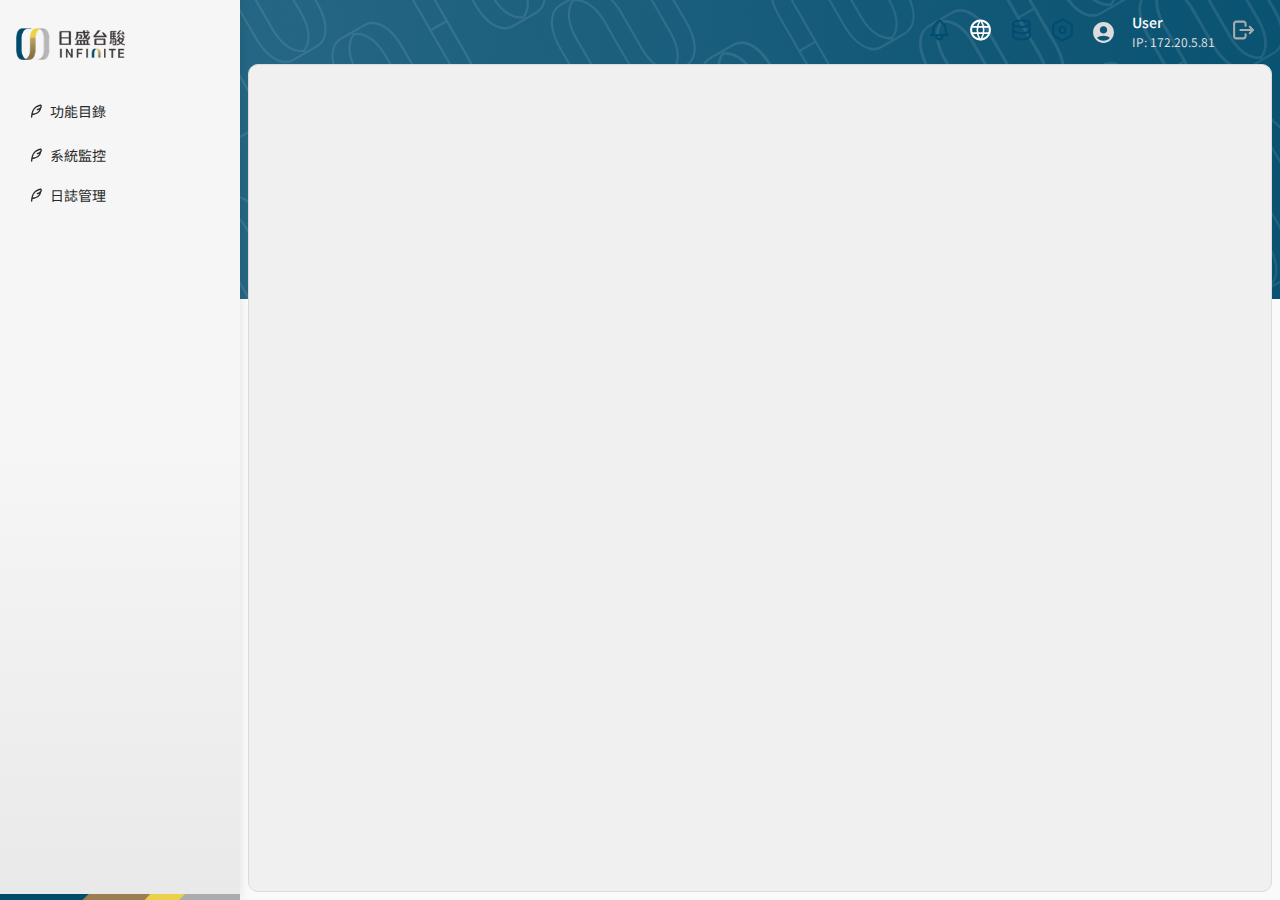
<file: index.html>
<!DOCTYPE html>
<html lang="zh-Hant">
  <head>
    <meta charset="UTF-8">
    <meta http-equiv="X-UA-Compatible" content="IE=edge">
    <meta name="viewport" content="width=device-width, initial-scale=1.0">
    <!-- <link rel="icon" href="./assets/favicon.ico"> -->
    <title>Infinite</title>
    <!-- 字體 -->
    <link rel="preconnect" href="https://fonts.googleapis.com">
    <link rel="preconnect" href="https://fonts.gstatic.com" crossorigin>
    <link href="https://fonts.googleapis.com/css2?family=Noto+Sans+TC:wght@100..900&display=swap" rel="stylesheet">
    
    <!-- Bootstrap CSS -->
    <link href="https://cdn.jsdelivr.net/npm/bootstrap@5.3.2/dist/css/bootstrap.min.css" rel="stylesheet" integrity="sha384-T3c6CoIi6uLrA9TneNEoa7RxnatzjcDSCmG1MXxSR1GAsXEV/Dwwykc2MPK8M2HN" crossorigin="anonymous">
    
    <!-- 共用樣式 -->
    <link rel="stylesheet" href="./assets/css/style.css">
  </head>
  <body>
    <div class="infinite-container">
      <!-- 左側目錄面板 -->
      <div class="side-panel">
        <div class="side-panel-content">
          <div class="side-panel-header">
            <img src="./assets/images/logo.png" alt="logo">
          </div>
          <div class="side-panel-menu">
            <!-- 功能目錄 -->
            <div class="side-panel-menu-item has-submenu" data-menu="functions">
              <div class="quill-icon">
                <img src="./assets/images/quill.svg" alt="quill" class="quill-normal">
                <img src="./assets/images/quill-active.svg" alt="quill-active" class="quill-active">
              </div>
              <span>功能目錄</span>
             
            </div>
            <!-- 二級目錄 -->
            <div class="submenu-level-1" data-parent="functions">
              <div class="side-panel-menu-item has-submenu" data-menu="user-management">
                <div class="quill-icon">
                  <div class="arrow-icon">
                    <img src="./assets/images/arrow_right.svg" alt="arrow">
                  </div>
                </div>
                <span>用戶管理</span>
               
              </div>
              <!-- 三級目錄 -->
              <div class="submenu-level-2" data-parent="user-management">
                <div class="side-panel-menu-item">
                  <span>用戶列表</span>
                </div>
                <div class="side-panel-menu-item">
                  <span>權限設定</span>
                </div>
                <div class="side-panel-menu-item">
                  <span>角色管理</span>
                </div>
              </div>
              
              <div class="side-panel-menu-item has-submenu" data-menu="system-settings">
                <div class="quill-icon">
                  <div class="arrow-icon">
                    <img src="./assets/images/arrow_right.svg" alt="arrow">
                  </div>
                </div>
                <span>系統設定</span>
               
              </div>
              <!-- 三級目錄 -->
              <div class="submenu-level-2" data-parent="system-settings">
                <div class="side-panel-menu-item">
                  <span>基本設定</span>
                </div>
                <div class="side-panel-menu-item">
                  <span>安全設定</span>
                </div>
                <div class="side-panel-menu-item">
                  <span>備份設定</span>
                </div>
              </div>
              
              <div class="side-panel-menu-item">
                <div class="quill-icon"></div>
                <span>數據分析</span>
              </div>
              
              <div class="side-panel-menu-item">
                <div class="quill-icon"></div>
                <span>報表管理</span>
              </div>
            </div>
            
            <!-- 其他功能目錄 -->
            <div class="side-panel-menu-item">
              <div class="quill-icon">
                <img src="./assets/images/quill.svg" alt="quill" class="quill-normal">
                <img src="./assets/images/quill-active.svg" alt="quill-active" class="quill-active">
              </div>
              <span>系統監控</span>
            </div>
            <div class="side-panel-menu-item">
              <div class="quill-icon">
                <img src="./assets/images/quill.svg" alt="quill" class="quill-normal">
                <img src="./assets/images/quill-active.svg" alt="quill-active" class="quill-active">
              </div>
              <span>日誌管理</span>
            </div>
          </div>
          <img src="./assets/images/panel-bottom.png" alt="panel-bottom">
        </div>
      </div>
      <!-- 右側內容面板 -->
      <div class="content-panel">
        <!-- 內容面板頂部 -->
        <div class="content-panel-header">
          <div class="content-panel-nav">
            <div class="content-panel-nav-item"><img src="./assets/images/ring.svg"></div>
            <div class="content-panel-nav-item"><img src="./assets/images/earth.svg"></div>
            <div class="content-panel-nav-item"><img src="./assets/images/data.svg"></div>
            <div class="content-panel-nav-item"><img src="./assets/images/setting.svg"></div>
            <div class="content-panel-nav-user">
              <img src="./assets/images/user.svg">
              <div class="content-panel-nav-user-name">
                <span class="content-panel-nav-user-name-text">User</span>
                <span class="content-panel-nav-user-name-ip">IP: 172.20.5.81</span>
              </div>
            </div>
            <div class="content-panel-nav-item"><img src="./assets/images/logout.svg"></div>
          </div>
        </div>
        <!-- 內容面板內容 -->
        <div class="content-panel-content">
        </div>
      </div>
    </div>
    
    <!-- Bootstrap JavaScript -->
    <script src="https://cdn.jsdelivr.net/npm/bootstrap@5.3.2/dist/js/bootstrap.bundle.min.js" integrity="sha384-C6RzsynM9kWDrMNeT87bh95OGNyZPhcTNXj1NW7RuBCsyN/o0jlpcV8Qyq46cDfL" crossorigin="anonymous"></script>
    
    <!-- 自定義JavaScript -->
    <script>
      document.addEventListener('DOMContentLoaded', function() {
        // 獲取所有有子菜單的項目
        const menuItems = document.querySelectorAll('.side-panel-menu-item.has-submenu');
        
        menuItems.forEach(function(item) {
          item.addEventListener('click', function(e) {
            e.preventDefault();
            
            const menuId = this.getAttribute('data-menu');
            const submenu = document.querySelector(`[data-parent="${menuId}"]`);
            
            if (submenu) {
              // 切換展開狀態
              const isExpanded = submenu.classList.contains('expanded');
              
              if (isExpanded) {
                // 收縮
                submenu.classList.remove('expanded');
                this.classList.remove('expanded');
              } else {
                // 展開
                submenu.classList.add('expanded');
                this.classList.add('expanded');
              }
            }
          });
        });
        
        // 為普通菜單項添加點擊事件（可選）
        const regularMenuItems = document.querySelectorAll('.side-panel-menu-item:not(.has-submenu)');
        regularMenuItems.forEach(function(item) {
          item.addEventListener('click', function(e) {
            e.preventDefault();
            
            // 移除所有活動狀態
            document.querySelectorAll('.side-panel-menu-item').forEach(function(menuItem) {
              menuItem.classList.remove('active');
            });
            
            // 添加活動狀態到當前項目
            this.classList.add('active');
          });
        });
      });
    </script>
  </body>
</html>
<style scoped>
</style>
</file>
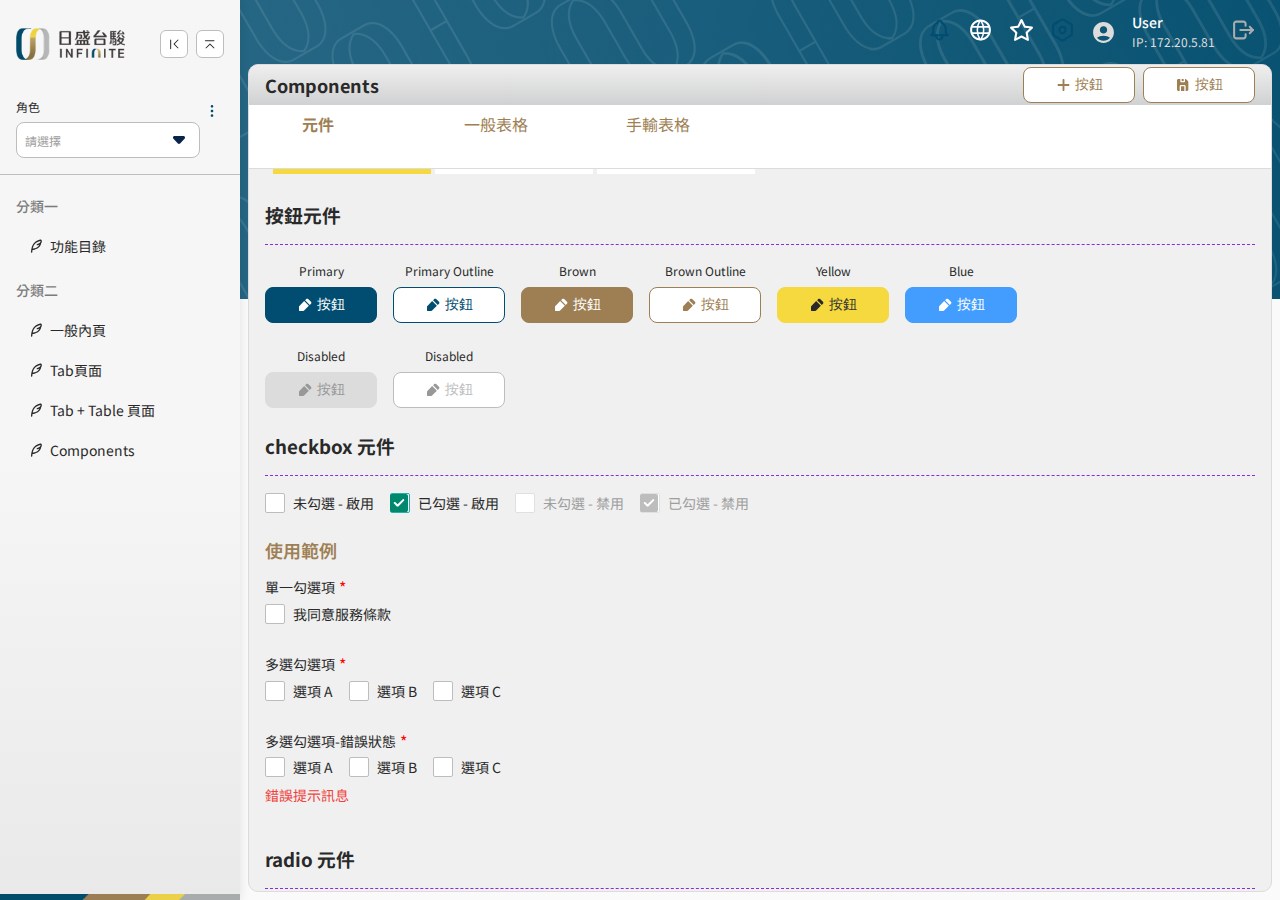
<file: components-frame.html>
<!DOCTYPE html>
<html lang="zh-Hant">
  <head>
    <meta charset="UTF-8">
    <meta http-equiv="X-UA-Compatible" content="IE=edge">
    <meta name="viewport" content="width=device-width, initial-scale=1.0">
    <!-- <link rel="icon" href="./assets/favicon.ico"> -->
    <title>Infinite</title>
    <!-- 字體 -->
    <link rel="preconnect" href="https://fonts.googleapis.com">
    <link rel="preconnect" href="https://fonts.gstatic.com" crossorigin>
    <link href="https://fonts.googleapis.com/css2?family=Noto+Sans+TC:wght@100..900&display=swap" rel="stylesheet">
    
    <!-- Bootstrap CSS -->
    <link href="https://cdn.jsdelivr.net/npm/bootstrap@5.3.2/dist/css/bootstrap.min.css" rel="stylesheet" integrity="sha384-T3c6CoIi6uLrA9TneNEoa7RxnatzjcDSCmG1MXxSR1GAsXEV/Dwwykc2MPK8M2HN" crossorigin="anonymous">
    
    <!-- 共用樣式 -->
    <link rel="stylesheet" href="./assets/css/style.css">
  </head>
  <body>
    <div class="infinite-container">
      <!-- 側邊欄控制按鈕（收起時顯示） -->
      <div class="sidebar-toggle-controls">
        <button class="collapse-button sidebar-toggle" title="展開側邊欄">
          <img src="./assets/images/arrow-end.svg" alt="arrow_right">
        </button>
        <button class="collapse-button header-toggle" title="切換頂部欄">
          <img src="./assets/images/arrow-end.svg" alt="arrow_down">
        </button>
      </div>
      <!-- 左側目錄面板 -->
      <div class="side-panel">
        <div class="side-panel-content">
          <div class="side-panel-header">
            <img src="./assets/images/logo.png" alt="logo">
            <div class="side-panel-collapse-buttons">
              <button class="collapse-button side-panel-collapse">
                <img src="./assets/images/arrow-end.svg" alt="arrow_left">
              </button>
              <button class="collapse-button header-collapse">
                <img src="./assets/images/arrow-end.svg" alt="arrow_left">
              </button>
            </div>
          </div>
          <div class="side-panel-role-select">
            <img src="./assets/images/more.svg" alt="more" class="more-icon">
            <div class="dropdown-component">
              <div class="input-component" style="width: 184px; gap: 8px;">
                <div class="input-header">
                  <label class="input-label" style="font-size: 12px;">
                    <span>角色</span>
                  </label>
                </div>
                <div class="input-container">
                  <div class="custom-dropdown single-dropdown">
                    <div class="dropdown-input" id="single-dropdown">
                      <span class="dropdown-placeholder" style="font-size: 12px;">請選擇</span>
                      <div class="dropdown-arrow"></div>
                    </div>
                    <div class="dropdown-options">
                      <div class="dropdown-option" data-value="12345678" data-text="租賃-分期企金業務">租賃-分期企金業務</div>
                      <div class="dropdown-option" data-value="12355578" data-text="12355578 - 公司B">12355578 - 公司B</div>
                      <div class="dropdown-option" data-value="12300023" data-text="12300023 - 公司C">12300023 - 公司C</div>
                      <div class="dropdown-option" data-value="12300787" data-text="12300787 - 公司D">12300787 - 公司D</div>
                      <div class="dropdown-option" data-value="12389757" data-text="12389757 - 公司E">12389757 - 公司E</div>
                    </div>
                  </div>
                </div>
              </div>
            </div>
            <div class="dropdown-component">
              <div class="input-component" style="width: 184px; gap: 8px;">
                <div class="input-header">
                  <label class="input-label" style="font-size: 12px;">
                    <span>部門</span>
                  </label>
                </div>
                <div class="input-container">
                  <div class="custom-dropdown single-dropdown">
                    <div class="dropdown-input" id="single-dropdown">
                      <span class="dropdown-placeholder" style="font-size: 12px;">請選擇</span>
                      <div class="dropdown-arrow"></div>
                    </div>
                    <div class="dropdown-options">
                      <div class="dropdown-option" data-value="12345678" data-text="日盛台駿租賃-企金1科(台中一)">日盛台駿租賃-企金1科(台中一)</div>
                      <div class="dropdown-option" data-value="12355578" data-text="12355578 - 公司B">12355578 - 公司B</div>
                      <div class="dropdown-option" data-value="12300023" data-text="12300023 - 公司C">12300023 - 公司C</div>
                      <div class="dropdown-option" data-value="12300787" data-text="12300787 - 公司D">12300787 - 公司D</div>
                      <div class="dropdown-option" data-value="12389757" data-text="12389757 - 公司E">12389757 - 公司E</div>
                    </div>
                  </div>
                </div>
              </div>
            </div>
          </div>

          <div class="side-panel-menu">

    
            <div class="side-panel-menu-category-title">分類一</div> 
            <!-- 功能目錄 -->
            <div class="side-panel-menu-item has-submenu" data-menu="functions">
              <div class="quill-icon">
                <img src="./assets/images/quill.svg" alt="quill" class="quill-normal">
                <img src="./assets/images/quill-active.svg" alt="quill-active" class="quill-active">
              </div>
              <span>功能目錄</span>
             
            </div>
            <!-- 二級目錄 -->
            <div class="submenu-level-1" data-parent="functions">
              <div class="side-panel-menu-item has-submenu" data-menu="user-management">
                
                <span>用戶管理</span>
                <div class="quill-icon">
                  <div class="arrow-icon">
                    <img src="./assets/images/arrow_right.svg" alt="arrow">
                  </div>
                </div>
               
              </div>
              <!-- 三級目錄 -->
              <div class="submenu-level-2" data-parent="user-management">
                <div class="side-panel-menu-item">
                  <span>用戶列表</span>
                </div>
                <div class="side-panel-menu-item">
                  <span>權限設定</span>
                </div>
                <div class="side-panel-menu-item">
                  <span>角色管理</span>
                </div>
              </div>
              
              <div class="side-panel-menu-item has-submenu" data-menu="system-settings">
                
                <span>系統設定</span>
                <div class="quill-icon">
                  <div class="arrow-icon">
                    <img src="./assets/images/arrow_right.svg" alt="arrow">
                  </div>
                </div>
               
              </div>
              <!-- 三級目錄 -->
              <div class="submenu-level-2" data-parent="system-settings">
                <div class="side-panel-menu-item">
                  <span>基本設定</span>
                </div>
                <div class="side-panel-menu-item">
                  <span>安全設定</span>
                </div>
                <div class="side-panel-menu-item">
                  <span>備份設定</span>
                </div>
              </div>
              
              <div class="side-panel-menu-item">
                <span>數據分析</span>
                <div class="quill-icon"></div>
              </div>
              
              <div class="side-panel-menu-item">
                <span>報表管理</span>
                <div class="quill-icon"></div>
              </div>
            </div>
            
            <!-- 其他功能目錄 -->
            <div class="side-panel-menu-category-title">分類二</div> 
            <div class="side-panel-menu-item" onclick="window.location.href='default-frame.html'">
              <div class="quill-icon">
                <img src="./assets/images/quill.svg" alt="quill" class="quill-normal">
                <img src="./assets/images/quill-active.svg" alt="quill-active" class="quill-active">
              </div>
              <span>一般內頁</span>
            </div>
            <div class="side-panel-menu-item" onclick="window.location.href='tab-frame.html'">
              <div class="quill-icon">
                <img src="./assets/images/quill.svg" alt="quill" class="quill-normal">
                <img src="./assets/images/quill-active.svg" alt="quill-active" class="quill-active">
              </div>
              <span>Tab頁面</span>
            </div>
            <div class="side-panel-menu-item" onclick="window.location.href='tab-table-frame.html'">
              <div class="quill-icon">
                <img src="./assets/images/quill.svg" alt="quill" class="quill-normal">
                <img src="./assets/images/quill-active.svg" alt="quill-active" class="quill-active">
              </div>
              <span>Tab + Table 頁面</span>
            </div>
            <div class="side-panel-menu-item" onclick="window.location.href='components-frame.html'">
              <div class="quill-icon">
                <img src="./assets/images/quill.svg" alt="quill" class="quill-normal">
                <img src="./assets/images/quill-active.svg" alt="quill-active" class="quill-active">
              </div>
              <span>Components</span>
            </div>
           
          </div>
          <img src="./assets/images/panel-bottom.png" alt="panel-bottom">
        </div>
      </div>
      <!-- 右側內容面板 -->
      <div class="content-panel">
        <!-- 內容面板頂部 -->
        <div class="content-panel-header">
          <div class="content-panel-nav">
            <div class="content-panel-nav-item"><img src="./assets/images/ring.svg"></div>
            <div class="content-panel-nav-item"><img src="./assets/images/earth.svg"></div>
            <div class="content-panel-nav-item"><img src="./assets/images/star.svg"></div>
            <div class="content-panel-nav-item"><img src="./assets/images/setting.svg"></div>
            <div class="content-panel-nav-user">
              <img src="./assets/images/user.svg">
              <div class="content-panel-nav-user-name">
                <span class="content-panel-nav-user-name-text">User</span>
                <span class="content-panel-nav-user-name-ip">IP: 172.20.5.81</span>
              </div>
            </div>
            <div class="content-panel-nav-item"><img src="./assets/images/logout.svg"></div>
          </div>
        </div>
        <!-- 內容面板內容 -->
        <div class="content-panel-content common-tab-content">
          <!-- loading -->
          <div class="content-panel-loading">
            <div class="content-panel-loading-container">
              <div class="content-panel-loading-rotate" id="content-panel-loading-style-1">
                <div class="content-panel-loading-rotate-items">
                  <div></div>
                  <div></div>
                  <div></div>
                  <div></div>
                </div>
              </div>
              <div class="content-panel-loading-spinner" id="content-panel-loading-style-2">
                <div></div>
                <div></div>
                <div></div>
                <div></div>
              </div>
            </div>
          </div>
          <div class="content-panel-content-default-title">
            Components
            <div class="content-panel-content-default-title-right">
              <button class="common-button brown-outline">
                <span class="icon icon-add"></span>
                按鈕
              </button>
              <button class="common-button brown-outline">
                <span class="icon icon-save"></span>
                按鈕
              </button>
            </div>
          </div>
          <div class="content-panel-content-tab-title">
            <span class="active">元件</span>
            <span>一般表格</span>
            <span>手輸表格</span>
          </div>
          <div class="content-panel-content-tab-content">
            <!-- 內容1 -->
            <div class="content-panel-content-tab-content-item active">
              <div class="content-panel-content-tab-content-item-main">
                <h3 style="margin: 16px 0;">按鈕元件</h3>
                <hr class="input-section-divider">
                
                <!-- Button Showcase Grid -->
                <div style="display: flex; flex-wrap: wrap; gap: 16px; margin-bottom: 24px;">
                  
                  <!-- Column 1: Dark Blue Filled -->
                  <div>
                    <div style="margin-bottom: 8px; font-size: 12px; text-align: center;">Primary</div>
                    <button class="common-button primary">
                      <span class="icon icon-edit"></span>
                      按鈕
                    </button>
                  </div>
                  <!-- Column 2: Dark Blue Outline -->
                  <div>
                    <div style="margin-bottom: 8px; font-size: 12px; text-align: center;">Primary Outline</div>
                    <button class="common-button primary-outline">
                      <span class="icon icon-edit"></span>
                      按鈕
                    </button>
                  </div>          
                  <!-- Column 3: Brown Filled -->
                  <div>
                    <div style="margin-bottom: 8px; font-size: 12px; text-align: center;">Brown</div>
                    <button class="common-button brown">
                      <span class="icon icon-edit"></span>
                      按鈕
                    </button>
                  </div>
                  <!-- Column 4: Brown Outline -->
                  <div>
                    <div style="margin-bottom: 8px; font-size: 12px; text-align: center;">Brown Outline</div>
                    <button class="common-button brown-outline">
                      <span class="icon icon-edit"></span>
                      按鈕
                    </button>
                  </div>
                  <!-- Column 5: Yellow Filled -->
                  <div>
                    <div style="margin-bottom: 8px; font-size: 12px; text-align: center;">Yellow</div>
                    <button class="common-button yellow">
                      <span class="icon icon-edit"></span>
                      按鈕
                    </button>
                  </div>
                  <!-- Column 6: Blue Filled -->
                  <div>
                    <div style="margin-bottom: 8px; font-size: 12px; text-align: center;">Blue</div>
                    <button class="common-button blue">
                      <span class="icon icon-edit"></span>
                      按鈕
                    </button>
                  </div>
                </div>

                <div style="display: flex; flex-wrap: wrap; gap: 16px; margin-bottom: 24px;">
                  
                  <div>
                    <div style="margin-bottom: 8px; font-size: 12px; text-align: center;">Disabled</div>
                    <button class="common-button primary" disabled>
                      <span class="icon icon-edit"></span>
                      按鈕
                    </button>
                  </div>
                  <div>
                    <div style="margin-bottom: 8px; font-size: 12px; text-align: center;">Disabled</div>
                    <button class="common-button primary-outline" disabled>
                      <span class="icon icon-edit"></span>
                      按鈕
                    </button>
                  </div>
                </div>


                <h3 style="margin: 16px 0;">checkbox 元件</h3>
                <hr class="input-section-divider">
                
                <!-- Checkbox Showcase Grid -->
                <div style="display: flex; flex-wrap: wrap; gap: 16px; margin-bottom: 24px;">
                  
                  <!-- Unchecked Enabled -->
                  <div class="checkbox-component">
                    <input type="checkbox" id="checkbox-unchecked-enabled" class="checkbox-input">
                    <label for="checkbox-unchecked-enabled" class="checkbox-label">
                      <span class="checkbox-text">未勾選 - 啟用</span>
                    </label>
                  </div>
                 
                  
                  <!-- Checked Enabled -->
                  <div class="checkbox-component">
                    <input type="checkbox" id="checkbox-checked-enabled" class="checkbox-input" checked>
                    <label for="checkbox-checked-enabled" class="checkbox-label">
                      <span class="checkbox-text">已勾選 - 啟用</span>
                    </label>
                  </div>
                       
                  <!-- Unchecked Disabled -->
                  <div class="checkbox-component">
                    <input type="checkbox" id="checkbox-unchecked-disabled" class="checkbox-input" disabled>
                    <label for="checkbox-unchecked-disabled" class="checkbox-label disabled">
                      <span class="checkbox-text">未勾選 - 禁用</span>
                    </label>
                  </div>
                  
                  <!-- Checked Disabled -->
                  <div class="checkbox-component">
                    <input type="checkbox" id="checkbox-checked-disabled" class="checkbox-input" checked disabled>
                    <label for="checkbox-checked-disabled" class="checkbox-label disabled">
                      <span class="checkbox-text">已勾選 - 禁用</span>
                    </label>
                  </div>
                
                </div>

                <!-- Checkbox Usage Examples -->
                <h4 style="margin: 20px 0 16px 0; color: #9E7F54; font-size: 18px; font-weight: 600;">使用範例</h4>
                <div style="display: flex; flex-wrap: wrap; gap: 16px; margin-bottom: 24px;">
                  
                  <!-- Single Checkbox -->
                  <div class="input-component">
                    <div class="input-header">
                      <label class="input-label">
                        <span>單一勾選項</span>
                        <span class="required">*</span>
                      </label>
                    </div>
                    <div class="input-container">
                      <div class="checkbox-component">
                        <input type="checkbox" id="checkbox-single" class="checkbox-input">
                        <label for="checkbox-single" class="checkbox-label">
                          <span class="checkbox-text">我同意服務條款</span>
                        </label>
                      </div>
                    </div>
                  </div>
                  
                  <!-- Multiple Checkboxes -->
                  <div class="input-component">
                    <div class="input-header">
                      <label class="input-label">
                        <span>多選勾選項</span>
                        <span class="required">*</span>
                      </label>
                    </div>
                    <div class="input-container">
                      <div class="checkbox-group">
                        <div class="checkbox-component">
                          <input type="checkbox" id="checkbox-multiple-1" class="checkbox-input">
                          <label for="checkbox-multiple-1" class="checkbox-label">
                            <span class="checkbox-text">選項 A</span>
                          </label>
                        </div>
                        <div class="checkbox-component">
                          <input type="checkbox" id="checkbox-multiple-2" class="checkbox-input">
                          <label for="checkbox-multiple-2" class="checkbox-label">
                            <span class="checkbox-text">選項 B</span>
                          </label>
                        </div>
                        <div class="checkbox-component">
                          <input type="checkbox" id="checkbox-multiple-3" class="checkbox-input">
                          <label for="checkbox-multiple-3" class="checkbox-label">
                            <span class="checkbox-text">選項 C</span>
                          </label>
                        </div>
                      </div>
                    </div>
                  </div>

                  <!-- Multiple Checkboxes -->
                  <div class="input-component">
                    <div class="input-header">
                      <label class="input-label">
                        <span>多選勾選項-錯誤狀態</span>
                        <span class="required">*</span>
                      </label>
                    </div>
                    <div class="input-container">
                      <div class="checkbox-group">
                        <div class="checkbox-component">
                          <input type="checkbox" id="checkbox-multiple-error-1" class="checkbox-input">
                          <label for="checkbox-multiple-error-1" class="checkbox-label">
                            <span class="checkbox-text">選項 A</span>
                          </label>
                        </div>
                        <div class="checkbox-component">
                          <input type="checkbox" id="checkbox-multiple-error-2" class="checkbox-input">
                          <label for="checkbox-multiple-error-2" class="checkbox-label">
                            <span class="checkbox-text">選項 B</span>
                          </label>
                        </div>
                        <div class="checkbox-component">
                          <input type="checkbox" id="checkbox-multiple-error-3" class="checkbox-input">
                          <label for="checkbox-multiple-error-3" class="checkbox-label">
                            <span class="checkbox-text">選項 C</span>
                          </label>
                        </div>
                      </div>
                      
                    </div>
                    <div class="input-error-message">錯誤提示訊息</div>
                  </div>
                 </div>

                <h3 style="margin: 16px 0;">radio 元件</h3>
                <hr class="input-section-divider">
                
                <!-- Radio Showcase Grid -->
                <div style="display: flex; flex-wrap: wrap; gap: 16px; margin-bottom: 24px;">
                  
                  <!-- Unselected Enabled -->
                  <div class="radio-component">
                    <input type="radio" id="radio-unselected-enabled" name="radio-showcase" class="radio-input">
                    <label for="radio-unselected-enabled" class="radio-label">
                      <span class="radio-text">未選取 - 啟用</span>
                    </label>
                  </div>
                  
                  <!-- Selected Enabled -->
                  <div class="radio-component">
                    <input type="radio" id="radio-selected-enabled" name="radio-showcase" class="radio-input" checked>
                    <label for="radio-selected-enabled" class="radio-label">
                      <span class="radio-text">已選取 - 啟用</span>
                    </label>
                  </div>
                       
                  <!-- Unselected Disabled -->
                  <div class="radio-component">
                    <input type="radio" id="radio-unselected-disabled" name="radio-showcase2" class="radio-input" disabled>
                    <label for="radio-unselected-disabled" class="radio-label disabled">
                      <span class="radio-text">未選取 - 禁用</span>
                    </label>
                  </div>
                  
                  <!-- Selected Disabled -->
                  <div class="radio-component">
                    <input type="radio" id="radio-selected-disabled" name="radio-showcase2" class="radio-input" checked disabled>
                    <label for="radio-selected-disabled" class="radio-label disabled">
                      <span class="radio-text">已選取 - 禁用</span>
                    </label>
                  </div>
                
                </div>

                <!-- Radio Usage Examples -->
                <h4 style="margin: 20px 0 16px 0; color: #9E7F54; font-size: 18px; font-weight: 600;">使用範例</h4>
                <div style="display: flex; flex-wrap: wrap; gap: 16px; margin-bottom: 24px;">
                  
                  <!-- Single Radio Group -->
                  <div class="input-component">
                    <div class="input-header">
                      <label class="input-label">
                        <span>單選選項</span>
                        <span class="required">*</span>
                      </label>
                    </div>
                    <div class="input-container">
                      <div class="radio-group">
                        <div class="radio-component">
                          <input type="radio" id="radio-example-1" name="radio-example" class="radio-input">
                          <label for="radio-example-1" class="radio-label">
                            <span class="radio-text">選項 1</span>
                          </label>
                        </div>
                        <div class="radio-component">
                          <input type="radio" id="radio-example-2" name="radio-example" class="radio-input">
                          <label for="radio-example-2" class="radio-label">
                            <span class="radio-text">選項 2</span>
                          </label>
                        </div>
                        <div class="radio-component">
                          <input type="radio" id="radio-example-3" name="radio-example" class="radio-input">
                          <label for="radio-example-3" class="radio-label">
                            <span class="radio-text">選項 3</span>
                          </label>
                        </div>
                      </div>
                    </div>
                  </div>

                   <!-- Single Radio Group -->
                   <div class="input-component">
                    <div class="input-header">
                      <label class="input-label">
                        <span>單選選項-錯誤狀態</span>
                        <span class="required">*</span>
                      </label>
                    </div>
                    <div class="input-container">
                      <div class="radio-group">
                        <div class="radio-component">
                          <input type="radio" id="radio-example-error-1" name="radio-example-error" class="radio-input">
                          <label for="radio-example-error-1" class="radio-label">
                            <span class="radio-text">選項 1</span>
                          </label>
                        </div>
                        <div class="radio-component">
                          <input type="radio" id="radio-example-error-2" name="radio-example-error" class="radio-input">
                          <label for="radio-example-error-2" class="radio-label">
                            <span class="radio-text">選項 2</span>
                          </label>
                        </div>
                        <div class="radio-component">
                          <input type="radio" id="radio-example-error-3" name="radio-example-error" class="radio-input">
                          <label for="radio-example-error-3" class="radio-label">
                            <span class="radio-text">選項 3</span>
                          </label>
                        </div>
                      </div>
                    </div>
                    <div class="input-error-message">錯誤提示訊息</div>
                  </div>
                  
                </div>

                 
                
  
                <h3 style="margin: 16px 0;">input 元件</h3>
                <hr class="input-section-divider">
                
                <!-- 基本輸入框類型 -->
                <h4 style="margin: 20px 0 16px 0; color: #9E7F54; font-size: 18px; font-weight: 600;">基本輸入框</h4>
                <div style="display: grid; grid-template-columns: repeat(3, 1fr); gap: 16px; ">
                  <!-- 單一輸入框 -->
                  <div class="input-component">
                    <div class="input-header">
                      <label class="input-label">
                        <span>輸入框標題</span>
                        <span class="required">*</span>
                        <span class="description">敘述敘述敘述</span>
                      </label>
                        <button class="input-button">
                          <img src="./assets/images/scan.svg" alt="camera" class="input-button-icon">
                          <img src="./assets/images/scan-white.svg" alt="camera" class="input-button-icon-white">
                          按鈕
                        </button>
                    </div>
                    <div class="input-container">
                      <input type="text" class="input-field" placeholder="請輸入">
                    </div>
                  </div>

                  <!-- 錯誤狀態 -->
                  <div class="input-component">
                    <div class="input-header">
                      <label class="input-label">
                        <span>錯誤狀態</span>
                        <span class="required">*</span>
                      </label>
                        <button class="input-button">
                          <img src="./assets/images/scan.svg" alt="camera" class="input-button-icon">
                          <img src="./assets/images/scan-white.svg" alt="camera" class="input-button-icon-white">
                          按鈕
                        </button>
                    </div>
                    <div class="input-container">
                      <input type="text" class="input-field error" value="內容">
                    </div>
                    <div class="input-error-message">錯誤提示訊息</div>
                  </div>

                  <!-- 禁用狀態 -->
                  <div class="input-component">
                    <div class="input-header">
                      <label class="input-label">
                        <span>禁用狀態</span>
                        <span class="required">*</span>
                      </label>
                        <button class="input-button">
                          <img src="./assets/images/scan.svg" alt="camera" class="input-button-icon">
                          <img src="./assets/images/scan-white.svg" alt="camera" class="input-button-icon-white">
                          按鈕
                        </button>
                    </div>
                    <div class="input-container">
                      <input type="text" class="input-field disabled" value="內容" disabled>
                    </div>
                  </div>
                </div>

                <!-- 多行文本輸入框類型 -->
                <h4 style="margin: 20px 0 16px 0; color: #9E7F54; font-size: 18px; font-weight: 600;">多行文本輸入框</h4>
                <div style="display: grid; grid-template-columns: repeat(3, 1fr); gap: 16px; ">
                  <!-- 多行文本框 -->
                  <div class="input-component">
                    <div class="input-header">
                      <label class="input-label">
                        <span>多行文本輸入框</span>
                        <span class="required">*</span>
                        <span class="description">敘述敘述敘述</span>
                      </label>
                        <button class="input-button">
                          <img src="./assets/images/scan.svg" alt="camera" class="input-button-icon">
                          <img src="./assets/images/scan-white.svg" alt="camera" class="input-button-icon-white">
                          按鈕
                        </button>
                    </div>
                    <div class="input-container">
                      <textarea class="input-field input-textarea" placeholder="請輸入"></textarea>
                    </div>
                  </div>
                  <!-- 多行文本框 -->
                  <div class="input-component">
                    <div class="input-header">
                      <label class="input-label">
                        <span>多行文本輸入框-錯誤狀態</span>
                        <span class="required">*</span>
                        <span class="description">敘述敘述敘述</span>
                      </label>
                        <button class="input-button">
                          <img src="./assets/images/scan.svg" alt="camera" class="input-button-icon">
                          <img src="./assets/images/scan-white.svg" alt="camera" class="input-button-icon-white">
                          按鈕
                        </button>
                    </div>
                    <div class="input-container">
                      <textarea class="input-field input-textarea error" placeholder="請輸入"></textarea>
                    </div>
                    <div class="input-error-message">錯誤提示訊息</div>
                  </div>
                  <!-- 多行文本框 -->
                  <div class="input-component">
                    <div class="input-header">
                      <label class="input-label">
                        <span>多行文本輸入框-禁用狀態</span>
                        <span class="required">*</span>
                        <span class="description">敘述敘述敘述</span>
                      </label>
                        <button class="input-button">
                          <img src="./assets/images/scan.svg" alt="camera" class="input-button-icon">
                          <img src="./assets/images/scan-white.svg" alt="camera" class="input-button-icon-white">
                          按鈕
                        </button>
                    </div>
                    <div class="input-container">
                      <textarea class="input-field input-textarea disabled" placeholder="請輸入" disabled></textarea>
                    </div>
                  </div>

                  
                </div>

                <!-- 帶單位的輸入框類型 -->
                <h4 style="margin: 20px 0 16px 0; color: #9E7F54; font-size: 18px; font-weight: 600;">帶單位的輸入框</h4>
                <div style="display: grid; grid-template-columns: repeat(3, 1fr); gap: 16px; ">
                  <!-- 帶單位的輸入框 -->
                  <div class="input-component">
                    <div class="input-header">
                      <label class="input-label">
                        <span>帶單位的輸入框</span>
                        <span class="required">*</span>
                        <span class="description">敘述敘述敘述</span>
                      </label>
                        <button class="input-button">
                          <img src="./assets/images/scan.svg" alt="camera" class="input-button-icon">
                          <img src="./assets/images/scan-white.svg" alt="camera" class="input-button-icon-white">
                          按鈕
                        </button>
                    </div>
                    <div class="input-container">
                      <div style="position: relative; flex: 1; display: flex;">
                        <input type="text" class="input-field with-unit" placeholder="請輸入">
                        <div class="input-unit-inline">
                          <span>萬元</span>
                        </div>
                      </div>
                    </div>
                  </div>
                  
                  <!-- 帶單位的輸入框 錯誤狀態 -->
                  <div class="input-component">
                    <div class="input-header">
                      <label class="input-label">
                        <span>帶單位的輸入框-錯誤狀態</span>
                        <span class="required">*</span>
                        <span class="description">敘述敘述敘述</span>
                      </label>
                        <button class="input-button">
                          <img src="./assets/images/scan.svg" alt="camera" class="input-button-icon">
                          <img src="./assets/images/scan-white.svg" alt="camera" class="input-button-icon-white">
                          按鈕
                        </button>
                    </div>
                    <div class="input-container">
                      <div style="position: relative; flex: 1; display: flex;">
                        <input type="text" class="input-field with-unit error" placeholder="請輸入">
                        <div class="input-unit-inline">
                          <span>萬元</span>
                        </div>
                      </div>
                    </div>
                    <div class="input-error-message">錯誤提示訊息</div>
                  </div>

                  <!-- 帶單位的輸入框 禁用狀態 -->
                  <div class="input-component">
                    <div class="input-header">
                      <label class="input-label">
                        <span>帶單位的輸入框-禁用狀態</span>
                        <span class="required">*</span>
                        <span class="description">敘述敘述敘述</span>
                      </label>
                        <button class="input-button">
                          <img src="./assets/images/scan.svg" alt="camera" class="input-button-icon">
                          <img src="./assets/images/scan-white.svg" alt="camera" class="input-button-icon-white">
                          按鈕
                        </button>
                    </div>
                    <div class="input-container">
                      <div style="position: relative; flex: 1; display: flex;">
                        <input type="text" class="input-field with-unit disabled" placeholder="請輸入" disabled>
                        <div class="input-unit-inline">
                          <span>萬元</span>
                        </div>
                      </div>
                    </div>
                  </div>
                </div>

                <h4 style="margin: 20px 0 16px 0; color: #9E7F54; font-size: 18px; font-weight: 600;">帶下拉的輸入框</h4>
                <div style="display: grid; grid-template-columns: repeat(3, 1fr); gap: 16px; ">

                  <!-- 下拉選單與輸入框組合 -->
                  <div class="input-component">
                    <div class="input-header">
                      <label class="input-label">
                        <span>帶下拉的輸入框</span>
                        <span class="required">*</span>
                        <span class="description">敘述敘述敘述</span>
                      </label>
                        <button class="input-button">
                          <img src="./assets/images/scan.svg" alt="camera" class="input-button-icon">
                          <img src="./assets/images/scan-white.svg" alt="camera" class="input-button-icon-white">
                          按鈕
                        </button>
                    </div>
                    <div class="input-container">
                      <div class="input-dropdown-container">
                        <select class="input-dropdown">
                          <option value="" selected>請選擇</option>
                          <option value="1">選項1</option>
                          <option value="2">選項2</option>
                        </select>
                        <div style="position: relative; flex: 1; display: flex;">
                          <input type="text" class="input-field with-unit" placeholder="請輸入">
                          <div class="input-unit-inline">
                            <span>萬元</span>
                          </div>
                        </div>
                      </div>
                    </div>
                  </div>

                  <!-- 下拉選單與輸入框組合 -->
                  <div class="input-component">
                    <div class="input-header">
                      <label class="input-label">
                        <span>帶下拉的輸入框-錯誤狀態</span>
                        <span class="required">*</span>
                        <span class="description">敘述敘述敘述</span>
                      </label>
                        <button class="input-button">
                          <img src="./assets/images/scan.svg" alt="camera" class="input-button-icon">
                          <img src="./assets/images/scan-white.svg" alt="camera" class="input-button-icon-white">
                          按鈕
                        </button>
                    </div>
                    <div class="input-container">
                      <div class="input-dropdown-container">
                        <select class="input-dropdown error">
                          <option value="" selected>請選擇</option>
                          <option value="1">選項1</option>
                          <option value="2">選項2</option>
                        </select>
                        <div style="position: relative; flex: 1; display: flex;">
                          <input type="text" class="input-field with-unit error" placeholder="請輸入">
                          <div class="input-unit-inline">
                            <span>萬元</span>
                          </div>
                        </div>
                      </div>
                    </div>
                    <div class="input-error-message">錯誤提示訊息</div>
                  </div>

                   <!-- 下拉選單與輸入框組合 -->
                   <div class="input-component">
                    <div class="input-header">
                      <label class="input-label">
                        <span>帶下拉的輸入框-禁用狀態</span>
                        <span class="required">*</span>
                        <span class="description">敘述敘述敘述</span>
                      </label>
                        <button class="input-button">
                          <img src="./assets/images/scan.svg" alt="camera" class="input-button-icon">
                          <img src="./assets/images/scan-white.svg" alt="camera" class="input-button-icon-white">
                          按鈕
                        </button>
                    </div>
                    <div class="input-container">
                      <div class="input-dropdown-container">
                        <select class="input-dropdown disabled" disabled>
                          <option value="" selected>請選擇</option>
                          <option value="1">選項1</option>
                          <option value="2">選項2</option>
                        </select>
                        <div style="position: relative; flex: 1; display: flex;">
                          <input type="text" class="input-field with-unit disabled" placeholder="請輸入" disabled>
                          <div class="input-unit-inline">
                            <span>萬元</span>
                          </div>
                        </div>
                      </div>
                    </div>
                  </div>
                </div>

                <!-- 帶圖標的輸入框類型 -->
                <h4 style="margin: 20px 0 16px 0; color: #9E7F54; font-size: 18px; font-weight: 600;">帶圖標的輸入框</h4>
                <div style="display: grid; grid-template-columns: repeat(3, 1fr); gap: 16px; ">
                  <!-- 帶搜索圖標的輸入框 -->
                  <div class="input-component">
                    <div class="input-header">
                      <label class="input-label">
                        <span>帶圖標的輸入框</span>
                        <span class="required">*</span>
                        <span class="description">敘述敘述敘述</span>
                      </label>
                      <button class="input-button">
                        <img src="./assets/images/scan.svg" alt="camera" class="input-button-icon">
                        <img src="./assets/images/scan-white.svg" alt="camera" class="input-button-icon-white">
                        按鈕
                      </button>
                    </div>
                    <div class="input-container">
                      <div class="input-search-container">
                        <input type="text" class="input-field with-search" placeholder="請輸入">
                        <img src="./assets/images/search.svg" alt="search" class="input-search-icon" onclick="openPopup('listPopup')">
                      </div>
                    </div>
                  </div>

                  <!-- 帶搜索圖標的輸入框 -->
                  <div class="input-component">
                    <div class="input-header">
                      <label class="input-label">
                        <span>帶圖標的輸入框-錯誤狀態</span>
                        <span class="required">*</span>
                        <span class="description">敘述敘述敘述</span>
                      </label>
                      <button class="input-button">
                        <img src="./assets/images/scan.svg" alt="camera" class="input-button-icon">
                        <img src="./assets/images/scan-white.svg" alt="camera" class="input-button-icon-white">
                        按鈕
                      </button>
                    </div>
                    <div class="input-container">
                      <div class="input-search-container">
                        <input type="text" class="input-field with-search error" placeholder="請輸入">
                        <img src="./assets/images/search.svg" alt="search" class="input-search-icon" onclick="openPopup('listPopup')">
                      </div>
                    </div>
                    <div class="input-error-message">錯誤提示訊息</div>
                  </div>
                  <!-- 帶搜索圖標的輸入框 -->
                  <div class="input-component">
                    <div class="input-header">
                      <label class="input-label">
                        <span>帶圖標的輸入框-禁用狀態</span>
                        <span class="required">*</span>
                        <span class="description">敘述敘述敘述</span>
                      </label>
                      <button class="input-button">
                        <img src="./assets/images/scan.svg" alt="camera" class="input-button-icon">
                        <img src="./assets/images/scan-white.svg" alt="camera" class="input-button-icon-white">
                        按鈕
                      </button>
                    </div>
                    <div class="input-container">
                      <div class="input-search-container">
                        <input type="text" class="input-field with-search disabled" placeholder="請輸入" disabled>
                        <img src="./assets/images/search.svg" alt="search" class="input-search-icon" onclick="openPopup('listPopup')">
                      </div>
                    </div>
                  </div>
                </div>

                <!-- Tag輸入框 -->
                <h4 style="margin: 20px 0 16px 0; color: #9E7F54; font-size: 18px; font-weight: 600;">Tag輸入框</h4>
                <div style="display: grid; grid-template-columns: repeat(3, 1fr); gap: 16px; ">
                  <!-- 標籤輸入框 -->
                  <div class="input-component">
                    <div class="input-header">
                      <label class="input-label">
                        <span>Tag輸入框</span>
                        <span class="required">*</span>
                        <span class="description">敘述敘述敘述</span>
                      </label>
                        <button class="input-button">
                          <img src="./assets/images/scan.svg" alt="camera" class="input-button-icon">
                          <img src="./assets/images/scan-white.svg" alt="camera" class="input-button-icon-white">
                          按鈕
                        </button>
                    </div>
                    <div class="input-container">
                      <div class="input-tags-container">
                        <div class="input-tag">
                          <span>選項B</span>
                          <span class="input-tag-remove">×</span>
                        </div>
                        <div class="input-tag">
                          <span>選項C</span>
                          <span class="input-tag-remove">×</span>
                        </div>
                        <input type="text" class="input-tags-field" placeholder="請輸入">
                      </div>
                    </div>
                  </div>

                  <!-- Tag輸入框 錯誤狀態 -->
                  <div class="input-component">
                    <div class="input-header">
                      <label class="input-label">
                        <span>Tag輸入框-錯誤狀態</span>
                        <span class="required">*</span>
                        <span class="description">敘述敘述敘述</span>
                      </label>
                        <button class="input-button">
                          <img src="./assets/images/scan.svg" alt="camera" class="input-button-icon">
                          <img src="./assets/images/scan-white.svg" alt="camera" class="input-button-icon-white">
                          按鈕
                        </button>
                    </div>
                    <div class="input-container">
                      <div class="input-tags-container error">
                        <input type="text" class="input-tags-field" placeholder="請輸入">
                      </div>
                    </div>
                    <div class="input-error-message">錯誤提示訊息</div>
                  </div>

                  <!-- Tag輸入框 禁用狀態 -->
                  <div class="input-component">
                    <div class="input-header">
                      <label class="input-label">
                        <span>Tag輸入框-禁用狀態</span>
                        <span class="required">*</span>
                        <span class="description">敘述敘述敘述</span>
                      </label>
                        <button class="input-button">
                          <img src="./assets/images/scan.svg" alt="camera" class="input-button-icon">
                          <img src="./assets/images/scan-white.svg" alt="camera" class="input-button-icon-white">
                          按鈕
                        </button>
                    </div>
                    <div class="input-container">
                      <div class="input-tags-container disabled">
                      
                        <input type="text" class="input-tags-field disabled" placeholder="請輸入" disabled>
                      </div>
                    </div>
                  </div>
                </div>

              



                <h3 style="margin: 16px 0;">dropdown 元件</h3>
                
                <hr class="input-section-divider">

                <!-- 一般下拉選單 -->
                <h4 style="margin: 20px 0 16px 0; color: #9E7F54; font-size: 18px; font-weight: 600;">一般下拉</h4>
                <div style="display: grid; grid-template-columns: repeat(3, 1fr); gap: 24px; margin-bottom: 32px;">
                  <div class="dropdown-component">
                    <div class="input-component">
                      <div class="input-header">
                        <label class="input-label">
                          <span>單選下拉</span>
                        </label>
                      </div>
                      <div class="input-container">
                        <div class="custom-dropdown single-dropdown">
                          <div class="dropdown-input" id="single-dropdown">
                            <span class="dropdown-placeholder">請選擇</span>
                            <div class="dropdown-arrow"></div>
                          </div>
                          <div class="dropdown-options">
                            <div class="dropdown-option" data-value="12345678" data-text="12345678 - 公司A">12345678 - 公司A</div>
                            <div class="dropdown-option" data-value="12355578" data-text="12355578 - 公司B">12355578 - 公司B</div>
                            <div class="dropdown-option" data-value="12300023" data-text="12300023 - 公司C">12300023 - 公司C</div>
                            <div class="dropdown-option" data-value="12300787" data-text="12300787 - 公司D">12300787 - 公司D</div>
                            <div class="dropdown-option" data-value="12389757" data-text="12389757 - 公司E">12389757 - 公司E</div>
                          </div>
                        </div>
                      </div>
                    </div>
                  </div>

                  <!-- 單選下拉 - 錯誤狀態 -->
                  <div class="dropdown-component">
                    <div class="input-component">
                      <div class="input-header">
                        <label class="input-label">
                          <span>單選下拉 - 錯誤狀態</span>
                        </label>
                      </div>
                      <div class="input-container">
                        <div class="custom-dropdown single-dropdown error">
                          <div class="dropdown-input" id="single-dropdown-error">
                            <span class="dropdown-placeholder">請選擇</span>
                            <div class="dropdown-arrow"></div>
                          </div>
                          <div class="dropdown-options">
                            <div class="dropdown-option selected" data-value="12345678" data-text="12345678 - 公司A">12345678 - 公司A</div>
                            <div class="dropdown-option" data-value="12355578" data-text="12355578 - 公司B">12355578 - 公司B</div>
                            <div class="dropdown-option" data-value="12300023" data-text="12300023 - 公司C">12300023 - 公司C</div>
                            <div class="dropdown-option" data-value="12300787" data-text="12300787 - 公司D">12300787 - 公司D</div>
                            <div class="dropdown-option" data-value="12389757" data-text="12389757 - 公司E">12389757 - 公司E</div>
                          </div>
                        </div>
                      </div>
                      <div class="input-error-message">錯誤提示訊息</div>
                    </div>
                  </div>
                  <!-- 單選下拉 - 禁用狀態 -->
                  <div class="dropdown-component">
                    <div class="input-component">
                      <div class="input-header">
                        <label class="input-label">
                          <span>單選下拉 - 禁用狀態</span>
                        </label>
                      </div>
                      <div class="input-container">
                        <div class="custom-dropdown single-dropdown disabled">
                          <div class="dropdown-input" id="single-dropdown-disabled">
                            <span class="dropdown-placeholder">12345678 - 公司A</span>
                            <div class="dropdown-arrow"></div>
                          </div>
                          <div class="dropdown-options">
                            <div class="dropdown-option selected" data-value="12345678" data-text="12345678 - 公司A">12345678 - 公司A</div>
                            <div class="dropdown-option" data-value="12355578" data-text="12355578 - 公司B">12355578 - 公司B</div>
                            <div class="dropdown-option" data-value="12300023" data-text="12300023 - 公司C">12300023 - 公司C</div>
                            <div class="dropdown-option" data-value="12300787" data-text="12300787 - 公司D">12300787 - 公司D</div>
                            <div class="dropdown-option" data-value="12389757" data-text="12389757 - 公司E">12389757 - 公司E</div>
                          </div>
                        </div>
                      </div>
                    </div>
                  </div>
                  

                  
                </div>
                <div style="display: grid; grid-template-columns: repeat(3, 1fr); gap: 24px; margin-bottom: 32px;">
                  
                  <div class="dropdown-component">
                    <div class="input-component">
                      <div class="input-header">
                        <label class="input-label">
                          <span>多選下拉</span>
                        </label>
                      </div>
                      <div class="input-container">
                        <div class="custom-dropdown multiple-dropdown">
                          <div class="dropdown-input" id="multiple-dropdown">
                            <div class="dropdown-tags-container">
                              <span class="dropdown-placeholder">請選擇</span>
                            </div>
                            <div class="dropdown-arrow"></div>
                          </div>
                          <div class="dropdown-options">
                            <div class="dropdown-option" data-value="option-a">選項 A</div>
                            <div class="dropdown-option" data-value="option-b">選項 B</div>
                            <div class="dropdown-option" data-value="option-c">選項 C</div>
                            <div class="dropdown-option" data-value="option-d">選項 D</div>
                            <div class="dropdown-option" data-value="option-e">選項 E</div>
                          </div>
                        </div>
                      </div>
                    </div>
                  </div>

                  <!-- 多選下拉 - 錯誤狀態 -->
                  <div class="dropdown-component">
                    <div class="input-component">
                      <div class="input-header">
                        <label class="input-label">
                          <span>多選下拉 - 錯誤狀態</span>
                        </label>
                      </div>
                      <div class="input-container">
                        <div class="custom-dropdown multiple-dropdown error">
                          <div class="dropdown-input" id="multiple-dropdown-error">
                            <div class="dropdown-tags-container">
                              <span class="dropdown-placeholder">請選擇</span>
                            </div>
                            <div class="dropdown-arrow"></div>
                          </div>
                          <div class="dropdown-options">
                            <div class="dropdown-option" data-value="option-a">選項 A</div>
                            <div class="dropdown-option" data-value="option-b">選項 B</div>
                            <div class="dropdown-option" data-value="option-c">選項 C</div>
                            <div class="dropdown-option" data-value="option-d">選項 D</div>
                            <div class="dropdown-option" data-value="option-e">選項 E</div>
                          </div>
                        </div>
                      </div>
                      <div class="input-error-message">錯誤提示訊息</div>
                    </div>
                  </div>
                  <!-- 多選下拉 - 禁用狀態 -->
                  <div class="dropdown-component">
                    <div class="input-component">
                      <div class="input-header">
                        <label class="input-label">
                          <span>多選下拉 - 禁用</span>
                        </label>
                      </div>
                      <div class="input-container">
                        <div class="custom-dropdown multiple-dropdown disabled">
                          <div class="dropdown-input" id="multiple-dropdown-disabled">
                            <div class="dropdown-tags-container">
                              <div class="dropdown-tag">
                                <span>選項 B</span>
                                <span class="dropdown-tag-remove">×</span>
                              </div>
                              <div class="dropdown-tag">
                                <span>選項 C</span>
                                <span class="dropdown-tag-remove">×</span>
                              </div>
                            </div>
                            <div class="dropdown-arrow"></div>
                          </div>
                          <div class="dropdown-options">
                            <div class="dropdown-option" data-value="option-a">選項 A</div>
                            <div class="dropdown-option selected" data-value="option-b">選項 B <span class="checkmark">✓</span></div>
                            <div class="dropdown-option selected" data-value="option-c">選項 C <span class="checkmark">✓</span></div>
                            <div class="dropdown-option" data-value="option-d">選項 D</div>
                            <div class="dropdown-option" data-value="option-e">選項 E</div>
                          </div>
                        </div>
                      </div>
                    </div>
                  </div>
                  


                </div>

                <!-- 可編輯下拉框 -->
                <h4 style="margin: 20px 0 16px 0; color: #9E7F54; font-size: 18px; font-weight: 600;">可編輯下拉框</h4>
                <p style="margin-bottom: 16px; color: #757575; font-size: 14px;">支援輸入文字搜尋選項，可選擇選項或自訂輸入內容</p>
                <div style="display: grid; grid-template-columns: repeat(3, 1fr); gap: 24px; margin-bottom: 32px;">
                  <div class="dropdown-component">
                    <div class="input-component">
                      <div class="input-header">
                        <label class="input-label">
                          <span>可編輯下拉框</span>
                        </label>
                      </div>
                      <div class="input-container">
                        <div class="editable-dropdown">
                          <div class="editable-dropdown-input">
                            <input type="text" class="editable-dropdown-field" placeholder="請選擇或輸入">
                            <div class="editable-dropdown-arrow"></div>
                          </div>
                          <div class="editable-dropdown-options">
                            <div class="editable-dropdown-option" data-value="12345678" data-text="12345678 - 公司A">12345678 - 公司A</div>
                            <div class="editable-dropdown-option" data-value="12355578" data-text="12355578 - 公司B">12355578 - 公司B</div>
                            <div class="editable-dropdown-option" data-value="12300023" data-text="12300023 - 公司C">12300023 - 公司C</div>
                            <div class="editable-dropdown-option" data-value="12300787" data-text="12300787 - 公司D">12300787 - 公司D</div>
                            <div class="editable-dropdown-option" data-value="12389757" data-text="12389757 - 公司E">12389757 - 公司E</div>
                          </div>
                        </div>
                      </div>
                    </div>
                  </div>

                  <div class="dropdown-component">
                    <div class="input-component">
                      <div class="input-header">
                        <label class="input-label">
                          <span>可編輯下拉框-錯誤狀態</span>
                        </label>
                      </div>
                      <div class="input-container">
                        <div class="editable-dropdown error">
                          <div class="editable-dropdown-input">
                            <input type="text" class="editable-dropdown-field error" placeholder="請選擇或輸入">
                            <div class="editable-dropdown-arrow"></div>
                          </div>
                          <div class="editable-dropdown-options">
                            <div class="editable-dropdown-option" data-value="12345678" data-text="12345678 - 公司A">12345678 - 公司A</div>
                            <div class="editable-dropdown-option" data-value="12355578" data-text="12355578 - 公司B">12355578 - 公司B</div>
                            <div class="editable-dropdown-option" data-value="12300023" data-text="12300023 - 公司C">12300023 - 公司C</div>
                            <div class="editable-dropdown-option" data-value="12300787" data-text="12300787 - 公司D">12300787 - 公司D</div>
                            <div class="editable-dropdown-option" data-value="12389757" data-text="12389757 - 公司E">12389757 - 公司E</div>
                          </div>
                        </div>
                      </div>
                      <div class="input-error-message">錯誤提示訊息</div>
                    </div>
                  </div>
                  
                  <div class="dropdown-component">
                    <div class="input-component">
                      <div class="input-header">
                        <label class="input-label">
                          <span>可編輯下拉框-禁用狀態</span>
                        </label>
                      </div>
                      <div class="input-container">
                        <div class="editable-dropdown disabled">
                          <div class="editable-dropdown-input">
                            <input type="text" class="editable-dropdown-field disabled" placeholder="請選擇或輸入" disabled>
                            <div class="editable-dropdown-arrow"></div>
                          </div>
                          <div class="editable-dropdown-options">
                            <div class="editable-dropdown-option" data-value="12345678" data-text="12345678 - 公司A">12345678 - 公司A</div>
                            <div class="editable-dropdown-option" data-value="12355578" data-text="12355578 - 公司B">12355578 - 公司B</div>
                            <div class="editable-dropdown-option" data-value="12300023" data-text="12300023 - 公司C">12300023 - 公司C</div>
                            <div class="editable-dropdown-option" data-value="12300787" data-text="12300787 - 公司D">12300787 - 公司D</div>
                            <div class="editable-dropdown-option" data-value="12389757" data-text="12389757 - 公司E">12389757 - 公司E</div>
                          </div>
                        </div>
                      </div>
                    </div>
                  </div>

                  
                </div>

                <!-- 可搜尋式下拉選單 -->
                <h4 style="margin: 20px 0 16px 0; color: #9E7F54; font-size: 18px; font-weight: 600;">可搜尋式下拉</h4>
                <div style="display: grid; grid-template-columns: repeat(3, 1fr); gap: 24px; margin-bottom: 32px;">
                  <!-- Single Selection - Default/Open State -->
                  <div class="dropdown-component">
                    <div class="input-component">
                      <div class="input-header">
                        <label class="input-label">
                          <span>單選 - 可搜尋式下拉</span>
                          <span class="required">*</span>
                        </label>
                      </div>
                      <div class="input-container">
                        <div class="custom-dropdown searchable-single-dropdown">
                          <div class="dropdown-input" id="searchable-single-dropdown-1">
                            <span class="dropdown-placeholder">請選擇</span>
                            <div class="dropdown-arrow"></div>
                          </div>
                          <div class="dropdown-options">
                            <div class="dropdown-search-container">
                              <input type="text" class="dropdown-search-input" placeholder="搜尋">
                              <img src="./assets/images/search.svg" alt="search" class="dropdown-search-icon">
                            </div>
                            <div class="dropdown-options-list">
                              <div class="dropdown-option" data-value="12345678" data-text="12345678 - 公司A">12345678 - 公司A</div>
                              <div class="dropdown-option" data-value="12355578" data-text="12355578 - 公司B">12355578 - 公司B</div>
                              <div class="dropdown-option" data-value="12300023" data-text="12300023 - 公司C">12300023 - 公司C</div>
                              <div class="dropdown-option" data-value="12300787" data-text="12300787 - 公司D">12300787 - 公司D</div>
                              <div class="dropdown-option" data-value="12389757" data-text="12389757 - 公司E">12389757 - 公司E</div>
                            </div>
                          </div>
                        </div>
                      </div>
                    </div>
                  </div>

                  <!-- 單選 - 可搜尋式下拉 - 錯誤狀態 -->
                  <div class="dropdown-component">
                    <div class="input-component">
                      <div class="input-header">
                        <label class="input-label">
                          <span>單選 - 可搜尋式下拉 - 錯誤狀態</span>
                          <span class="required">*</span>
                        </label>
                      </div>
                      <div class="input-container">
                        <div class="custom-dropdown searchable-single-dropdown error">
                          <div class="dropdown-input" id="searchable-single-dropdown-error">
                            <span class="dropdown-placeholder">請選擇</span>
                            <div class="dropdown-arrow"></div>
                          </div>
                          <div class="dropdown-options">
                            <div class="dropdown-search-container">
                              <input type="text" class="dropdown-search-input error" placeholder="搜尋">
                              <img src="./assets/images/search.svg" alt="search" class="dropdown-search-icon">
                            </div>
                            <div class="dropdown-options-list">
                              <div class="dropdown-option" data-value="12345678" data-text="12345678 - 公司A">12345678 - 公司A</div>
                              <div class="dropdown-option" data-value="12355578" data-text="12355578 - 公司B">12355578 - 公司B</div>
                              <div class="dropdown-option" data-value="12300023" data-text="12300023 - 公司C">12300023 - 公司C</div>
                              <div class="dropdown-option" data-value="12300787" data-text="12300787 - 公司D">12300787 - 公司D</div>
                              <div class="dropdown-option" data-value="12389757" data-text="12389757 - 公司E">12389757 - 公司E</div>
                            </div>
                          </div>
                        </div>
                      </div>
                      <div class="input-error-message">錯誤提示訊息</div>
                    </div>
                  </div>

                  <!-- 單選 - 可搜尋式下拉 - 禁用狀態 -->
                  <div class="dropdown-component">
                    <div class="input-component">
                      <div class="input-header">
                        <label class="input-label">
                          <span>單選 - 可搜尋式下拉 - 禁用</span>
                          <span class="required">*</span>
                        </label>
                      </div>
                      <div class="input-container">
                        <div class="custom-dropdown searchable-single-dropdown disabled">
                          <div class="dropdown-input" id="searchable-single-dropdown-disabled">
                            <span class="dropdown-placeholder">12345678 - 公司A</span>
                            <div class="dropdown-arrow"></div>
                          </div>
                          <div class="dropdown-options">
                            <div class="dropdown-search-container">
                              <input type="text" class="dropdown-search-input" placeholder="搜尋">
                              <img src="./assets/images/search.svg" alt="search" class="dropdown-search-icon">
                            </div>
                            <div class="dropdown-options-list">
                              <div class="dropdown-option selected" data-value="12345678" data-text="12345678 - 公司A">12345678 - 公司A</div>
                              <div class="dropdown-option" data-value="12355578" data-text="12355578 - 公司B">12355578 - 公司B</div>
                              <div class="dropdown-option" data-value="12300023" data-text="12300023 - 公司C">12300023 - 公司C</div>
                              <div class="dropdown-option" data-value="12300787" data-text="12300787 - 公司D">12300787 - 公司D</div>
                              <div class="dropdown-option" data-value="12389757" data-text="12389757 - 公司E">12389757 - 公司E</div>
                            </div>
                          </div>
                        </div>
                      </div>
                    </div>
                  </div>
                  
                </div>
                <div style="display: grid; grid-template-columns: repeat(3, 1fr); gap: 24px; margin-bottom: 32px;">
                  
                  <!-- Multiple Selection - Default/Open State -->
                  <div class="dropdown-component">
                    <div class="input-component">
                      <div class="input-header">
                        <label class="input-label">
                          <span>多選 - 可搜尋式下拉</span>
                          <span class="required">*</span>
                        </label>
                      </div>
                      <div class="input-container">
                        <div class="custom-dropdown searchable-multiple-dropdown">
                          <div class="dropdown-input" id="searchable-multiple-dropdown-1">
                            <div class="dropdown-tags-container">
                              <span class="dropdown-placeholder">請選擇</span>
                            </div>
                            <div class="dropdown-arrow"></div>
                          </div>
                          <div class="dropdown-options">
                            <div class="dropdown-search-container">
                              <input type="text" class="dropdown-search-input" placeholder="搜尋">
                              <img src="./assets/images/search.svg" alt="search" class="dropdown-search-icon">
                            </div>
                            <div class="dropdown-options-list">
                              <div class="dropdown-option" data-value="12345678" data-text="12345678 - 公司A">12345678 - 公司A</div>
                              <div class="dropdown-option" data-value="12355578" data-text="12355578 - 公司B">12355578 - 公司B</div>
                              <div class="dropdown-option" data-value="12300023" data-text="12300023 - 公司C">12300023 - 公司C</div>
                              <div class="dropdown-option" data-value="12300787" data-text="12300787 - 公司D">12300787 - 公司D</div>
                              <div class="dropdown-option" data-value="12389757" data-text="12389757 - 公司E">12389757 - 公司E</div>
                            </div>
                          </div>
                        </div>
                      </div>
                    </div>
                  </div>

                  <!-- 多選 - 可搜尋式下拉 - 錯誤狀態 -->
                  <div class="dropdown-component">
                    <div class="input-component">
                      <div class="input-header">
                        <label class="input-label">
                          <span>多選 - 可搜尋式下拉 - 錯誤狀態</span>
                          <span class="required">*</span>
                        </label>
                      </div>
                      <div class="input-container">
                        <div class="custom-dropdown searchable-multiple-dropdown error">
                          <div class="dropdown-input" id="searchable-multiple-dropdown-1">
                            <div class="dropdown-tags-container">
                              <span class="dropdown-placeholder">請選擇</span>
                            </div>
                            <div class="dropdown-arrow"></div>
                          </div>
                          <div class="dropdown-options">
                            <div class="dropdown-search-container">
                              <input type="text" class="dropdown-search-input error" placeholder="搜尋">
                              <img src="./assets/images/search.svg" alt="search" class="dropdown-search-icon">
                            </div>
                            <div class="dropdown-options-list">
                              <div class="dropdown-option" data-value="12345678" data-text="12345678 - 公司A">12345678 - 公司A</div>
                              <div class="dropdown-option" data-value="12355578" data-text="12355578 - 公司B">12355578 - 公司B</div>
                              <div class="dropdown-option" data-value="12300023" data-text="12300023 - 公司C">12300023 - 公司C</div>
                              <div class="dropdown-option" data-value="12300787" data-text="12300787 - 公司D">12300787 - 公司D</div>
                              <div class="dropdown-option" data-value="12389757" data-text="12389757 - 公司E">12389757 - 公司E</div>
                            </div>
                          </div>
                        </div>
                      </div>
                      <div class="input-error-message">錯誤提示訊息</div>
                    </div>
                  </div>

                  <!-- 多選 - 可搜尋式下拉 - 禁用狀態 -->
                  <div class="dropdown-component">
                    <div class="input-component">
                      <div class="input-header">
                        <label class="input-label">
                          <span>多選 - 可搜尋式下拉 - 禁用</span>
                          <span class="required">*</span>
                        </label>
                      </div>
                      <div class="input-container">
                        <div class="custom-dropdown searchable-multiple-dropdown disabled">
                          <div class="dropdown-input" id="searchable-multiple-dropdown-disabled">
                            <div class="dropdown-tags-container">
                              <div class="dropdown-tag">
                                <span>12355578 - 公司B</span>
                                <span class="dropdown-tag-remove">×</span>
                              </div>
                              <div class="dropdown-tag">
                                <span>12300023 - 公司C</span>
                                <span class="dropdown-tag-remove">×</span>
                              </div>
                            </div>
                            <div class="dropdown-arrow"></div>
                          </div>
                          <div class="dropdown-options">
                            <div class="dropdown-search-container">
                              <input type="text" class="dropdown-search-input" placeholder="搜尋">
                              <img src="./assets/images/search.svg" alt="search" class="dropdown-search-icon">
                            </div>
                            <div class="dropdown-options-list">
                              <div class="dropdown-option" data-value="12345678" data-text="12345678 - 公司A">12345678 - 公司A</div>
                              <div class="dropdown-option selected" data-value="12355578" data-text="12355578 - 公司B">12355578 - 公司B <span class="checkmark">✓</span></div>
                              <div class="dropdown-option selected" data-value="12300023" data-text="12300023 - 公司C">12300023 - 公司C <span class="checkmark">✓</span></div>
                              <div class="dropdown-option" data-value="12300787" data-text="12300787 - 公司D">12300787 - 公司D</div>
                              <div class="dropdown-option" data-value="12389757" data-text="12389757 - 公司E">12389757 - 公司E</div>
                            </div>
                          </div>
                        </div>
                      </div>
                    </div>
                  </div>

                </div>




                <h3 style="margin: 16px 0;">Date Picker 元件</h3>
                <hr class="input-section-divider">
                <h4 style="margin: 20px 0 16px 0; color: #9E7F54; font-size: 18px; font-weight: 600;">單日選擇</h4>
                <div style="display: grid; grid-template-columns: repeat(3, 1fr); gap: 24px; margin-bottom: 32px;">
                  <div class="input-component">
                    <div class="input-header">
                      <label class="input-label">
                        <span>單日選擇</span>
                        <span class="required">*</span>
                      </label>
                    </div>
                    <div class="input-container">
                      <div class="date-picker-component single-date-picker">
                        <div class="date-picker-input-container">
                          <input type="text" class="date-picker-field" placeholder="YYYY/MM/DD">
                          <img src="./assets/images/date.svg" alt="calendar" class="date-picker-icon">
                        </div>
                        <div class="date-picker-calendar">
                          <div class="date-picker-header">
                            <div class="date-picker-year-month">
                              <span class="year">2025</span>
                              <span>年</span>
                              <span class="month">9</span>
                              <span>月</span>
                              <span class="year-month-indicator">▼</span>
                            </div>
                            <div class="date-picker-nav">
                              <button class="date-picker-nav-btn prev-month" title="上一月">
                                <img src="./assets/images/arrow-left.svg" alt="prev">
                              </button>
                              <button class="date-picker-nav-btn next-month" title="下一月">
                                <img src="./assets/images/arrow-left.svg" alt="next">
                              </button>
                            </div>
                          </div>
                          <div class="date-picker-weekdays">
                            <div class="date-picker-weekday">一</div>
                            <div class="date-picker-weekday">二</div>
                            <div class="date-picker-weekday">三</div>
                            <div class="date-picker-weekday">四</div>
                            <div class="date-picker-weekday">五</div>
                            <div class="date-picker-weekday">六</div>
                            <div class="date-picker-weekday">日</div>
                          </div>
                          <div class="date-picker-days">
                            <!-- Days will be generated by JavaScript -->
                          </div>
                        </div>
                      </div>
                    </div>
                  </div>

                  <div class="input-component">
                    <div class="input-header">
                      <label class="input-label">
                        <span>單日選擇-錯誤狀態</span>
                        <span class="required">*</span>
                      </label>
                    </div>
                    <div class="input-container">
                      <div class="date-picker-component single-date-picker error">
                        <div class="date-picker-input-container">
                          <input type="text" class="date-picker-field error" placeholder="YYYY/MM/DD">
                          <img src="./assets/images/date.svg" alt="calendar" class="date-picker-icon">
                        </div>
                        <div class="date-picker-calendar">
                          <div class="date-picker-header">
                            <div class="date-picker-year-month">
                              <span class="year">2025</span>
                              <span>年</span>
                              <span class="month">9</span>
                              <span>月</span>
                              <span class="year-month-indicator">▼</span>
                            </div>
                            <div class="date-picker-nav">
                              <button class="date-picker-nav-btn prev-month" title="上一月">
                                <img src="./assets/images/arrow-left.svg" alt="prev">
                              </button>
                              <button class="date-picker-nav-btn next-month" title="下一月">
                                <img src="./assets/images/arrow-left.svg" alt="next">
                              </button>
                            </div>
                          </div>
                          <div class="date-picker-weekdays">
                            <div class="date-picker-weekday">一</div>
                            <div class="date-picker-weekday">二</div>
                            <div class="date-picker-weekday">三</div>
                            <div class="date-picker-weekday">四</div>
                            <div class="date-picker-weekday">五</div>
                            <div class="date-picker-weekday">六</div>
                            <div class="date-picker-weekday">日</div>
                          </div>
                          <div class="date-picker-days">
                            <!-- Days will be generated by JavaScript -->
                          </div>
                        </div>
                      </div>
                      
                    </div>
                    <div class="input-error-message">錯誤提示訊息</div>
                  </div>

                  

                  <div class="input-component">
                    <div class="input-header">
                      <label class="input-label">
                        <span>日期單選-禁用狀態</span>
                        <span class="required">*</span>
                      </label>
                    </div>
                    <div class="input-container">
                      <div class="date-picker-component disabled single-date-picker">
                        <div class="date-picker-input-container">
                          <input type="text" class="date-picker-field" value="2025/09/15" readonly disabled>
                          <img src="./assets/images/date.svg" alt="calendar" class="date-picker-icon">
                        </div>
                      </div>
                    </div>
                  </div>
                </div>

                <h4 style="margin: 20px 0 16px 0; color: #9E7F54; font-size: 18px; font-weight: 600;">日期範圍選擇</h4>
                <div style="display: grid; grid-template-columns: repeat(3, 1fr); gap: 24px; margin-bottom: 32px;">
          
                  <div class="input-component">
                    <div class="input-header">
                      <label class="input-label">
                        <span>日期範圍</span>
                        <span class="required">*</span>
                      </label>
                    </div>
                    <div class="input-container">
                      <div class="date-picker-component date-range-picker">
                        <div class="date-picker-input-container">
                          <input type="text" class="date-picker-field" value="" placeholder="YYYY/MM/DD - YYYY/MM/DD">
                          <img src="./assets/images/date.svg" alt="calendar" class="date-picker-icon">
                        </div>
                        <div class="date-picker-calendar">
                          <div class="date-picker-header">
                            <div class="date-picker-year-month">
                              <span class="year">2025</span>
                              <span>年</span>
                              <span class="month">9</span>
                              <span>月</span>
                              <span class="year-month-indicator">▼</span>
                            </div>
                            <div class="date-picker-nav">
                              <button class="date-picker-nav-btn prev-month" title="上一月">
                                <img src="./assets/images/arrow-left.svg" alt="prev">
                              </button>
                              <button class="date-picker-nav-btn next-month" title="下一月">
                                <img src="./assets/images/arrow-left.svg" alt="next">
                              </button>
                            </div>
                          </div>
                          <div class="date-picker-weekdays">
                            <div class="date-picker-weekday">一</div>
                            <div class="date-picker-weekday">二</div>
                            <div class="date-picker-weekday">三</div>
                            <div class="date-picker-weekday">四</div>
                            <div class="date-picker-weekday">五</div>
                            <div class="date-picker-weekday">六</div>
                            <div class="date-picker-weekday">日</div>
                          </div>
                          <div class="date-picker-days">
                            <!-- Days will be generated by JavaScript -->
                          </div>
                        </div>
                      </div>
                    </div>
                  </div>

                  <div class="input-component">
                    <div class="input-header">
                      <label class="input-label">
                        <span>日期範圍-錯誤狀態</span>
                        <span class="required">*</span>
                      </label>
                    </div>
                    <div class="input-container">
                      <div class="date-picker-component date-range-picker error">
                        <div class="date-picker-input-container">
                          <input type="text" class="date-picker-field error" value="" placeholder="YYYY/MM/DD - YYYY/MM/DD">
                          <img src="./assets/images/date.svg" alt="calendar" class="date-picker-icon">
                        </div>
                        <div class="date-picker-calendar">
                          <div class="date-picker-header">
                            <div class="date-picker-year-month">
                              <span class="year">2025</span>
                              <span>年</span>
                              <span class="month">9</span>
                              <span>月</span>
                              <span class="year-month-indicator">▼</span>
                            </div>
                            <div class="date-picker-nav">
                              <button class="date-picker-nav-btn prev-month" title="上一月">
                                <img src="./assets/images/arrow-left.svg" alt="prev">
                              </button>
                              <button class="date-picker-nav-btn next-month" title="下一月">
                                <img src="./assets/images/arrow-left.svg" alt="next">
                              </button>
                            </div>
                          </div>
                          <div class="date-picker-weekdays">
                            <div class="date-picker-weekday">一</div>
                            <div class="date-picker-weekday">二</div>
                            <div class="date-picker-weekday">三</div>
                            <div class="date-picker-weekday">四</div>
                            <div class="date-picker-weekday">五</div>
                            <div class="date-picker-weekday">六</div>
                            <div class="date-picker-weekday">日</div>
                          </div>
                          <div class="date-picker-days">
                            <!-- Days will be generated by JavaScript -->
                          </div>
                        </div>
                      </div>
                    </div>
                    <div class="input-error-message">錯誤提示訊息</div>
                  </div>

                  <div class="input-component">
                    <div class="input-header">
                      <label class="input-label">
                        <span>日期範圍-禁用狀態</span>
                        <span class="required">*</span>
                      </label>
                    </div>
                    <div class="input-container">
                      <div class="date-picker-component disabled date-range-picker">
                        <div class="date-picker-input-container">
                          <input type="text" class="date-picker-field" value="" placeholder="YYYY/MM/DD - YYYY/MM/DD" readonly disabled>
                          <img src="./assets/images/date.svg" alt="calendar" class="date-picker-icon">
                        </div>
                      </div>
                    </div>
                  </div>
                </div>     

                <h3 style="margin: 16px 0;">Loading 元件</h3>
                <hr class="input-section-divider">
                
                <div style="display: flex; flex-wrap: wrap; gap: 16px; margin-bottom: 24px;">
                  <button class="common-button primary" onclick="showContentLoading({style: 'rotate'})">
                    顯示 Loading 樣式一 (預設5秒關閉)
                  </button>
                  <button class="common-button primary" onclick="showContentLoading({style: 'spinner'})">
                    顯示 Loading 樣式二 (預設5秒關閉)
                  </button>
                  <button class="common-button primary" onclick="hideContentLoading()">
                    隱藏 Loading 
                  </button>
                </div>

                <h3 style="margin: 32px 0 16px 0;">彈窗元件</h3>
                <hr class="input-section-divider">
                
                <h4 style="color: #9E7F54; font-size: 18px; font-weight: 600;">右側彈窗</h4>
                <div style="display: flex; flex-wrap: wrap; gap: 16px; margin-bottom: 24px;">
                  <button class="common-button primary" onclick="openPopup('sidePopup')">
                    右側彈窗
                  </button>
                  <button class="common-button primary" onclick="openPopup('sidePopup', null, { closeOnBackdropClick: true })">
                    右側彈窗(可點擊背景關閉)
                  </button>
                </div>

                <h4 style="color: #9E7F54; font-size: 18px; font-weight: 600;">可移動彈窗</h4>
                <div style="display: flex; flex-wrap: wrap; gap: 16px; margin-bottom: 24px;">
                  <button class="common-button primary" onclick="openPopup('blankPopup')">
                    空白彈窗
                  </button>
                  <button class="common-button primary" onclick="openPopup('formPopup')">
                    Form彈窗
                  </button>
                  <button class="common-button primary" onclick="openPopup('listPopup')">
                    列表彈窗
                  </button>
                  <button class="common-button primary" onclick="openPopup('listCheckPopup')">
                    列表 check 彈窗
                  </button>
                </div>


                <h4 style="color: #9E7F54; font-size: 18px; font-weight: 600;">可點擊背景關閉彈窗</h4>
                <div style="display: flex; flex-wrap: wrap; gap: 16px; margin-bottom: 24px;">
                  <button class="common-button primary" onclick="openPopup('formPopup', null, { closeOnBackdropClick: true })">
                    可點擊背景關閉彈窗
                  </button>
                </div>


                <h4 style="color: #9E7F54; font-size: 18px; font-weight: 600;">可縮放尺寸彈窗</h4>
                <div style="display: flex; flex-wrap: wrap; gap: 16px; margin-bottom: 24px;">
                  <button class="common-button primary" onclick="openPopup('formPopup', null, { resizable: true })">
                    可縮放尺寸彈窗
                  </button>
                </div>


                <h4 style="color: #9E7F54; font-size: 18px; font-weight: 600;">背景可交互彈窗</h4>
                <div style="display: flex; flex-wrap: wrap; gap: 16px; margin-bottom: 24px;">
                  <button class="common-button primary" onclick="openPopup('formPopup', null, { allowBackgroundInteraction: true })">
                    Form(背景可交互)
                  </button>
                  <button class="common-button primary" onclick="openPopup('formPopup', null, { allowBackgroundInteraction: true, resizable: true })">
                    Form(背景可交互+可縮放)
                  </button>
                </div>


                <h4 style="color: #9E7F54; font-size: 18px; font-weight: 600;">背景可交互/可最大化/最小化彈窗</h4>
                <div style="display: flex; flex-wrap: wrap; gap: 16px; margin-bottom: 24px;">
                  <button class="common-button primary" onclick="openPopup('formPopup', null, {allowBackgroundInteraction: true, resizable: true })">
                    Form(背景可交互/可最大化/最小化)
                  </button>
                </div>

                <h4 style="color: #9E7F54; font-size: 18px; font-weight: 600;">可多開彈窗（可縮放/最大化/最小化）</h4>
                <div style="display: flex; flex-wrap: wrap; gap: 16px; margin-bottom: 24px;">
                  <button class="common-button primary" onclick="openMultiPopup('formPopup')">
                    Form(可多開/背景可交互/可最大化/最小化)
                  </button>
                </div>



                <h3 style="margin: 32px 0 16px 0;">獨立 Collapse 元件</h3>
                <hr class="input-section-divider">
                <div class="collapse-item active" style="margin-top: 16px;">
                  <div class="collapse-header">
                    <span class="collapse-title" onclick="toggleCollapseItem(this)">標題</span>
                    <div class="collapse-actions">
                      <button class="collapse-action-btn collapse-btn-toggle" onclick="toggleCollapseItem(this)" title="展開/收起">
                        <img src="./assets/images/icon_arrow_down.svg" class="collapse-arrow-default">
                        <img src="./assets/images/icon_arrow_down_black.svg" class="collapse-arrow-black">
                      </button>
                    </div>
                  </div>
                  <div class="collapse-content">
                    <div style="font-size: 16px; color: #757575; margin-bottom: 24px;">
                      提示文字內容提示文字內容提示文字內容提示文字內容提示文字內容提示文字內容
                    </div>
                    
                    <!-- Two Column Form Layout -->
                    <div class="popup-form-grid">
                      <div style="display: flex; flex-direction: column; gap: 16px;">
                        <div class="input-component">
                          <div class="input-header">
                            <label class="input-label">
                              <span>輸入框標題</span>
                              <span class="required">*</span>
                            </label>
                          </div>
                          <div class="input-container">
                            <input type="text" class="input-field" placeholder="請輸入">
                          </div>
                        </div>
                      </div>
                      <div style="display: flex; flex-direction: column; gap: 16px;">
                        <div class="input-component">
                          <div class="input-header">
                            <label class="input-label">
                              <span>輸入框標題</span>
                            </label>
                          </div>
                          <div class="input-container">
                            <input type="text" class="input-field" placeholder="請輸入">
                          </div>
                        </div>
                      </div>
                    </div>
                  </div>
                </div>


                <h3 style="margin: 32px 0 16px 0;">群組 Collapse 元件</h3>
                <hr class="input-section-divider">

                <!-- Collapse Component Demo -->
                <div class="collapse-container" id="collapseDemo">
                  <!-- Collapse Item 1 -->
                  <div class="collapse-item active" data-index="0">
                    <div class="collapse-header">
                      <span class="collapse-title" onclick="toggleCollapseItem(this)">標題一</span>
                      <div class="collapse-actions">
                        <button class="collapse-action-btn collapse-btn-add" onclick="addCollapseItem('collapseDemo')" title="添加">
                          <img src="./assets/images/add_white.svg">
                        </button>
                        <button class="collapse-action-btn collapse-btn-delete" onclick="deleteCollapseItem(this)" title="刪除">
                          <img src="./assets/images/trash.svg">
                        </button>
                        <button class="collapse-action-btn collapse-btn-toggle" onclick="toggleCollapseItem(this)" title="展開/收起">
                          <img src="./assets/images/icon_arrow_down.svg" class="collapse-arrow-default">
                          <img src="./assets/images/icon_arrow_down_black.svg" class="collapse-arrow-black">
                        </button>
                      </div>
                    </div>
                    <div class="collapse-content">
                      <div style="font-size: 16px; color: #757575; margin-bottom: 24px;">
                        提示文字內容提示文字內容提示文字內容提示文字內容提示文字內容提示文字內容
                      </div>
                      
                      <!-- Two Column Form Layout -->
                      <div class="popup-form-grid">
                        <!-- Left Column -->
                        <div style="display: flex; flex-direction: column; gap: 16px;">
                          <!-- Dropdown -->
                          <div class="input-component">
                            <div class="input-header">
                              <label class="input-label">
                                <span>選單標題</span>
                                <span class="required">*</span>
                              </label>
                            </div>
                            <div class="input-container">
                              <div class="custom-dropdown single-dropdown">
                                <div class="dropdown-input">
                                  <span class="dropdown-placeholder">請選擇</span>
                                  <div class="dropdown-arrow"></div>
                                </div>
                                <div class="dropdown-options">
                                  <div class="dropdown-option" data-value="option1" data-text="選項一">選項一</div>
                                  <div class="dropdown-option" data-value="option2" data-text="選項二">選項二</div>
                                  <div class="dropdown-option" data-value="option3" data-text="選項三">選項三</div>
                                  <div class="dropdown-option" data-value="option4" data-text="選項四">選項四</div>
                                  <div class="dropdown-option" data-value="option5" data-text="選項五">選項五</div>
                                  <div class="dropdown-option" data-value="option6" data-text="選項六">選項六</div>
                                  <div class="dropdown-option" data-value="option7" data-text="選項七">選項七</div>
                                  <div class="dropdown-option" data-value="option8" data-text="選項八">選項八</div>
                                  <div class="dropdown-option" data-value="option9" data-text="選項九">選項九</div>
                                </div>
                              </div>
                            </div>
                          </div>
                          
                          <!-- Checkboxes -->
                          <div class="input-component">
                            <div class="input-header">
                              <label class="input-label">
                                <span>標題</span>
                              </label>
                            </div>
                            <div class="input-container">
                              <div class="checkbox-group">
                                <div class="checkbox-component">
                                  <input type="checkbox" id="collapse-check-1-1" class="checkbox-input" checked>
                                  <label for="collapse-check-1-1" class="checkbox-label">
                                    <span class="checkbox-text">勾選項</span>
                                  </label>
                                </div>
                                <div class="checkbox-component">
                                  <input type="checkbox" id="collapse-check-1-2" class="checkbox-input" checked>
                                  <label for="collapse-check-1-2" class="checkbox-label">
                                    <span class="checkbox-text">勾選項</span>
                                  </label>
                                </div>
                              </div>
                            </div>
                          </div>
                        </div>
                        
                        <!-- Right Column -->
                        <div style="display: flex; flex-direction: column; gap: 16px;">
                          <!-- Dropdown -->
                          <div class="input-component">
                            <div class="input-header">
                              <label class="input-label">
                                <span>選單標題</span>
                              </label>
                            </div>
                            <div class="input-container">
                              <div class="custom-dropdown single-dropdown">
                                <div class="dropdown-input">
                                  <span class="dropdown-placeholder">選項一</span>
                                  <div class="dropdown-arrow"></div>
                                </div>
                                <div class="dropdown-options">
                                  <div class="dropdown-option selected" data-value="option1" data-text="選項一">選項一</div>
                                  <div class="dropdown-option" data-value="option2" data-text="選項二">選項二</div>
                                  <div class="dropdown-option" data-value="option3" data-text="選項三">選項三</div>
                                </div>
                              </div>
                            </div>
                          </div>
                          
                          <!-- Radio Buttons -->
                          <div class="input-component">
                            <div class="input-header">
                              <label class="input-label">
                                <span>標題</span>
                              </label>
                            </div>
                            <div class="input-container">
                              <div class="radio-group">
                                <div class="radio-component">
                                  <input type="radio" id="collapse-radio-1-1" name="collapse-radio-1" class="radio-input" checked>
                                  <label for="collapse-radio-1-1" class="radio-label">
                                    <span class="radio-text">單選項</span>
                                  </label>
                                </div>
                                <div class="radio-component">
                                  <input type="radio" id="collapse-radio-1-2" name="collapse-radio-1" class="radio-input">
                                  <label for="collapse-radio-1-2" class="radio-label">
                                    <span class="radio-text">單選項</span>
                                  </label>
                                </div>
                              </div>
                            </div>
                          </div>
                        </div>
                      </div>
                    </div>
                  </div>
                  
                  <!-- Collapse Item 2 -->
                  <div class="collapse-item collapsed" data-index="1">
                    <div class="collapse-header">
                      <span class="collapse-title" onclick="toggleCollapseItem(this)">標題二</span>
                      <div class="collapse-actions">
                        <button class="collapse-action-btn collapse-btn-add" onclick="addCollapseItem('collapseDemo')" title="添加">
                          <img src="./assets/images/add_white.svg">
                        </button>
                        <button class="collapse-action-btn collapse-btn-delete" onclick="deleteCollapseItem(this)" title="刪除">
                          <img src="./assets/images/trash.svg">
                        </button>
                        <button class="collapse-action-btn collapse-btn-toggle" onclick="toggleCollapseItem(this)" title="展開/收起">
                          <img src="./assets/images/icon_arrow_down.svg" class="collapse-arrow-default">
                          <img src="./assets/images/icon_arrow_down_black.svg" class="collapse-arrow-black">
                        </button>
                      </div>
                    </div>
                    <div class="collapse-content">
                      <div style="font-size: 16px; color: #757575; margin-bottom: 24px;">
                        提示文字內容提示文字內容提示文字內容提示文字內容提示文字內容提示文字內容
                      </div>
                      
                      <!-- Two Column Form Layout -->
                      <div class="popup-form-grid">
                        <div style="display: flex; flex-direction: column; gap: 16px;">
                          <div class="input-component">
                            <div class="input-header">
                              <label class="input-label">
                                <span>輸入框標題</span>
                                <span class="required">*</span>
                              </label>
                            </div>
                            <div class="input-container">
                              <input type="text" class="input-field" placeholder="請輸入">
                            </div>
                          </div>
                        </div>
                        <div style="display: flex; flex-direction: column; gap: 16px;">
                          <div class="input-component">
                            <div class="input-header">
                              <label class="input-label">
                                <span>輸入框標題</span>
                              </label>
                            </div>
                            <div class="input-container">
                              <input type="text" class="input-field" placeholder="請輸入">
                            </div>
                          </div>
                        </div>
                      </div>
                    </div>
                  </div>
                  
                  <!-- Collapse Item 3 -->
                  <div class="collapse-item collapsed" data-index="2">
                    <div class="collapse-header">
                      <span class="collapse-title" onclick="toggleCollapseItem(this)">標題三</span>
                      <div class="collapse-actions">
                        <button class="collapse-action-btn collapse-btn-add" onclick="addCollapseItem('collapseDemo')" title="添加">
                          <img src="./assets/images/add_white.svg">
                        </button>
                        <button class="collapse-action-btn collapse-btn-delete" onclick="deleteCollapseItem(this)" title="刪除">
                          <img src="./assets/images/trash.svg">
                        </button>
                        <button class="collapse-action-btn collapse-btn-toggle" onclick="toggleCollapseItem(this)" title="展開/收起">
                          <img src="./assets/images/icon_arrow_down.svg" class="collapse-arrow-default">
                          <img src="./assets/images/icon_arrow_down_black.svg" class="collapse-arrow-black">
                        </button>
                      </div>
                    </div>
                    <div class="collapse-content">
                      <div style="font-size: 16px; color: #757575; margin-bottom: 24px;">
                        提示文字內容提示文字內容提示文字內容提示文字內容提示文字內容提示文字內容
                      </div>
                      
                      <!-- Two Column Form Layout -->
                      <div class="popup-form-grid">
                        <div style="display: flex; flex-direction: column; gap: 16px;">
                          <div class="input-component">
                            <div class="input-header">
                              <label class="input-label">
                                <span>輸入框標題</span>
                                <span class="required">*</span>
                              </label>
                            </div>
                            <div class="input-container">
                              <input type="text" class="input-field" placeholder="請輸入">
                            </div>
                          </div>
                        </div>
                        <div style="display: flex; flex-direction: column; gap: 16px;">
                          <div class="input-component">
                            <div class="input-header">
                              <label class="input-label">
                                <span>輸入框標題</span>
                              </label>
                            </div>
                            <div class="input-container">
                              <input type="text" class="input-field" placeholder="請輸入">
                            </div>
                          </div>
                        </div>
                      </div>
                    </div>
                  </div>
                </div>

                
        
              </div>
            </div>
            <!-- 內容2 -->
            <div class="content-panel-content-tab-content-item">
              <div class="content-panel-content-tab-content-item-main">
                <div class="table-container">
                  <table  class="common-table sticky-header">
                    <thead>
                      <tr>
                        <th class="sm-size">NO.</th>
                        <th>申請時間</th>
                        <th>申請單位</th>
                        <th>申請人</th>
                        <th style="min-width: 250px;">主旨</th>
                        <th >目前關卡名稱</th>
                        <th >前一關關卡名稱</th>
                        <th >前一關送出時間</th>
                        <th style="min-width: 300px;">前一關審核意見</th>
                      </tr>
                    </thead>
                    <tbody>
                      <tr>
                        <td class="sm-size">1</td>
                        <td>2025/03/25 14:31:43</td>
                        <td>企金科（台中一）</td>
                        <td>徐一倫</td>
                        <td>會計編號 A25030373-01<br> 朝境精機有限公司</td>
                        <td>申請_營業科技</td>
                        <td>申請_營業人員</td>
                        <td>2025/03/25 14:30:58</td>
                        <td>1. 舊戶，目前無本金餘額，已未往來多年，經供應商介紹再度招攬致有商機。</td>
                      </tr>
                      <tr>
                        <td class="sm-size">2</td>
                        <td>2025/03/25 14:31:43</td>
                        <td>企金科（台中一）</td>
                        <td>徐一倫</td>
                        <td>會計編號 A25030373-01<br> 朝境精機有限公司</td>
                        <td>申請_營業科技</td>
                        <td>申請_營業人員</td>
                        <td>2025/03/25 14:30:58</td>
                        <td>1. 舊戶，目前無本金餘額，已未往來多年，經供應商介紹再度招攬致有商機。</td>
                      </tr>
                      <tr>
                        <td class="sm-size">3</td>
                        <td>2025/03/25 14:31:43</td>
                        <td>企金科（台中一）</td>
                        <td>徐一倫</td>
                        <td>會計編號 A25030373-01<br> 朝境精機有限公司</td>
                        <td>申請_營業科技</td>
                        <td>申請_營業人員</td>
                        <td>2025/03/25 14:30:58</td>
                        <td>1. 舊戶，目前無本金餘額，已未往來多年，經供應商介紹再度招攬致有商機。</td>
                      </tr>
                      <tr>
                        <td class="sm-size">4</td>
                        <td>2025/03/25 14:31:43</td>
                        <td>企金科（台中一）</td>
                        <td>徐一倫</td>
                        <td>會計編號 A25030373-01<br> 朝境精機有限公司</td>
                        <td>申請_營業科技</td>
                        <td>申請_營業人員</td>
                        <td>2025/03/25 14:30:58</td>
                        <td>1. 舊戶，目前無本金餘額，已未往來多年，經供應商介紹再度招攬致有商機。</td>
                      </tr>
                      <tr>
                        <td class="sm-size">5</td>
                        <td>2025/03/25 14:31:43</td>
                        <td>企金科（台中一）</td>
                        <td>徐一倫</td>
                        <td>會計編號 A25030373-01<br> 朝境精機有限公司</td>
                        <td>申請_營業科技</td>
                        <td>申請_營業人員</td>
                        <td>2025/03/25 14:30:58</td>
                        <td>1. 舊戶，目前無本金餘額，已未往來多年，經供應商介紹再度招攬致有商機。</td>
                      </tr>
                      <tr>
                        <td class="sm-size">6</td>
                        <td>2025/03/25 14:31:43</td>
                        <td>企金科（台中一）</td>
                        <td>徐一倫</td>
                        <td>會計編號 A25030373-01<br> 朝境精機有限公司</td>
                        <td>申請_營業科技</td>
                        <td>申請_營業人員</td>
                        <td>2025/03/25 14:30:58</td>
                        <td>1. 舊戶，目前無本金餘額，已未往來多年，經供應商介紹再度招攬致有商機。</td>
                      </tr>
                      <tr>
                        <td class="sm-size">7</td>
                        <td>2025/03/25 14:31:43</td>
                        <td>企金科（台中一）</td>
                        <td>徐一倫</td>
                        <td>會計編號 A25030373-01<br> 朝境精機有限公司</td>
                        <td>申請_營業科技</td>
                        <td>申請_營業人員</td>
                        <td>2025/03/25 14:30:58</td>
                        <td>1. 舊戶，目前無本金餘額，已未往來多年，經供應商介紹再度招攬致有商機。</td>
                      </tr>
                      <tr>
                        <td class="sm-size">8</td>
                        <td>2025/03/25 14:31:43</td>
                        <td>企金科（台中一）</td>
                        <td>徐一倫</td>
                        <td>會計編號 A25030373-01<br> 朝境精機有限公司</td>
                        <td>申請_營業科技</td>
                        <td>申請_營業人員</td>
                        <td>2025/03/25 14:30:58</td>
                        <td>1. 舊戶，目前無本金餘額，已未往來多年，經供應商介紹再度招攬致有商機。</td>
                      </tr>
                      <tr>
                        <td class="sm-size">9</td>
                        <td>2025/03/25 14:31:43</td>
                        <td>企金科（台中一）</td>
                        <td>徐一倫</td>
                        <td>會計編號 A25030373-01<br> 朝境精機有限公司</td>
                        <td>申請_營業科技</td>
                        <td>申請_營業人員</td>
                        <td>2025/03/25 14:30:58</td>
                        <td>1. 舊戶，目前無本金餘額，已未往來多年，經供應商介紹再度招攬致有商機。</td>
                      </tr>
                      <tr>
                        <td class="sm-size">10</td>
                        <td>2025/03/25 14:31:43</td>
                        <td>企金科（台中一）</td>
                        <td>徐一倫</td>
                        <td>會計編號 A25030373-01<br> 朝境精機有限公司</td>
                        <td>申請_營業科技</td>
                        <td>申請_營業人員</td>
                        <td>2025/03/25 14:30:58</td>
                        <td>1. 舊戶，目前無本金餘額，已未往來多年，經供應商介紹再度招攬致有商機。</td>
                      </tr>
                    </tbody>
                  </table>
                </div>
                <div class="table-pagination">
                  <div class="table-pagination-info">
                    <span>每頁顯示</span>
                    <div class="pagination-select-wrapper">
                      <select class="pagination-select">
                        <option value="10">10</option>
                        <option value="20">20</option>
                        <option value="50">50</option>
                      </select>
                      <img src="./assets/images/icon_arrow_down.svg" alt="arrow" class="pagination-select-arrow">
                    </div>
                    <span>筆，共 3000 筆</span>
                  </div>
                  <div class="table-pagination-controls">
                    <button class="pagination-button">
                      <img style="transform: rotate(180deg);" src="./assets/images/arrow-end.svg" alt="arrow_left">
                    </button>
                    <button class="pagination-button">
                      <img style="transform: rotate(180deg);" src="./assets/images/arrow-left.svg" alt="arrow_left">
                    </button>
                    <span class="pagination-text">前往第</span>
                    <input type="number" class="pagination-input" value="1" min="1" max="300">
                    <span class="pagination-text">頁，共 300 頁</span>
                    <button class="pagination-button">
                      <img src="./assets/images/arrow-left.svg" alt="arrow_right">
                    </button>
                    <button class="pagination-button">
                      <img src="./assets/images/arrow-end.svg" alt="arrow_left">
                    </button>
                  </div>
                </div>
                
              </div>
            </div>
            <!-- 內容3 -->
            <div class="content-panel-content-tab-content-item">
              <div class="content-panel-content-tab-content-item-main">
                <h3 style="margin: 16px 0;">手輸表格</h3>
                <hr class="input-section-divider">
                <div class="table-container height-auto">
                  <table  class="common-table sticky-header">
                    <thead>
                      <tr>
                        <th class="sm-size">NO.</th>
                        <th>申請時間</th>
                        <th>申請人</th>
                        <th style="min-width: 250px;">主旨</th>
                        <th >目前關卡名稱</th>
                        <th >前一關關卡名稱</th>
                        <th style="min-width: 300px;">前一關審核意見</th>
                      </tr>
                    </thead>
                    <tbody>
                      <tr>
                        <td class="sm-size">1</td>
                        <td><input type="text" placeholder="-" class="error"></td>
                        <td><input type="text" placeholder="-" class="error"></td>
                        <td><input type="text" placeholder="-"></td>
                        <td><input type="text" placeholder="-"></td>
                        <td><input type="text" placeholder="-"></td>
                        <td><input type="text" placeholder="-"></td>
                      </tr>
                      <tr>
                        <td class="sm-size">2</td>
                        <td><input type="text" placeholder="-" disabled></td>
                        <td><input type="text" placeholder="-" disabled></td>
                        <td><input type="text" placeholder="-"></td>
                        <td><input type="text" placeholder="-"></td>
                        <td><input type="text" placeholder="-"></td>
                        <td><input type="text" placeholder="-"></td>
                      </tr>
                      
                    </tbody>
                  </table>
                </div>
             
                <h3 style="margin: 16px 0;">Collapse + 手輸表格</h3>
                <hr class="input-section-divider">
                <div class="collapse-item active" style="margin-top: 16px;">
                  <div class="collapse-header">
                    <span class="collapse-title" onclick="toggleCollapseItem(this)">詳細資訊</span>
                    <div class="collapse-actions">
                      <button class="collapse-action-btn collapse-btn-toggle" onclick="toggleCollapseItem(this)" title="展開/收起">
                        <img src="./assets/images/icon_arrow_down.svg" class="collapse-arrow-default">
                        <img src="./assets/images/icon_arrow_down_black.svg" class="collapse-arrow-black">
                      </button>
                    </div>
                  </div>
                  <div class="collapse-content">
                    <div class="table-container height-auto">
                      <table  class="common-table sticky-header">
                        <thead>
                          <tr>
                            <th class="sm-size">項次</th>
                            <th>申請時間</th>
                            <th>申請人</th>
                            <th>身份證字號</th>
                            <th>性別</th>
                            <th style="min-width: 250px;">主旨</th>
                            <th >目前關卡名稱</th>
                            <th >前一關關卡名稱</th>
                            <th style="min-width: 300px;">前一關審核意見</th>
                          </tr>
                        </thead>
                        <tbody>
                          <tr>
                            <td class="sm-size">1</td>
                            <td><input type="text" placeholder="-"></td>
                            <td><input type="text" placeholder="-"></td>
                            <td><input type="text" placeholder="-"></td>
                            <td><input type="text" placeholder="-"></td>
                            <td><input type="text" placeholder="-"></td>
                            <td><input type="text" placeholder="-"></td>
                            <td><input type="text" placeholder="-"></td>
                            <td><input type="text" placeholder="-"></td>
                          </tr>
                          <tr>
                            <td class="sm-size">2</td>
                            <td><input type="text" placeholder="-"></td>
                            <td><input type="text" placeholder="-"></td>
                            <td><input type="text" placeholder="-"></td>
                            <td><input type="text" placeholder="-"></td>
                            <td><input type="text" placeholder="-"></td>
                            <td><input type="text" placeholder="-"></td>
                            <td><input type="text" placeholder="-"></td>
                            <td><input type="text" placeholder="-"></td>
                          </tr>
                          
                        </tbody>
                      </table>
                    </div>
                  </div>
                </div>
              </div>
            </div>
          </div>
        </div>
      </div>
    </div>
    
    <!-- Popup Components will be loaded here -->
    <div id="popup-components"></div>
    
    <!-- Bootstrap JavaScript -->
    <script src="https://cdn.jsdelivr.net/npm/bootstrap@5.3.2/dist/js/bootstrap.bundle.min.js" integrity="sha384-C6RzsynM9kWDrMNeT87bh95OGNyZPhcTNXj1NW7RuBCsyN/o0jlpcV8Qyq46cDfL" crossorigin="anonymous"></script>
    
    <!-- JavaScript -->
    <script src="./assets/js/sidepanel.js"></script>
    <script src="./assets/js/tab.js"></script>
    <script src="./assets/js/input-components.js"></script>
    <script src="./assets/js/popup.js"></script>
    <script src="./assets/js/popup-init.js"></script>
    <script src="./assets/js/dropdown-init.js"></script>
    <script src="./assets/js/collapse-init.js"></script>
    <script src="./assets/js/content-loading.js"></script>
    <script src="./assets/js/date-picker-init.js"></script>

  </body>
</html>
<style scoped>
</style>
</file>
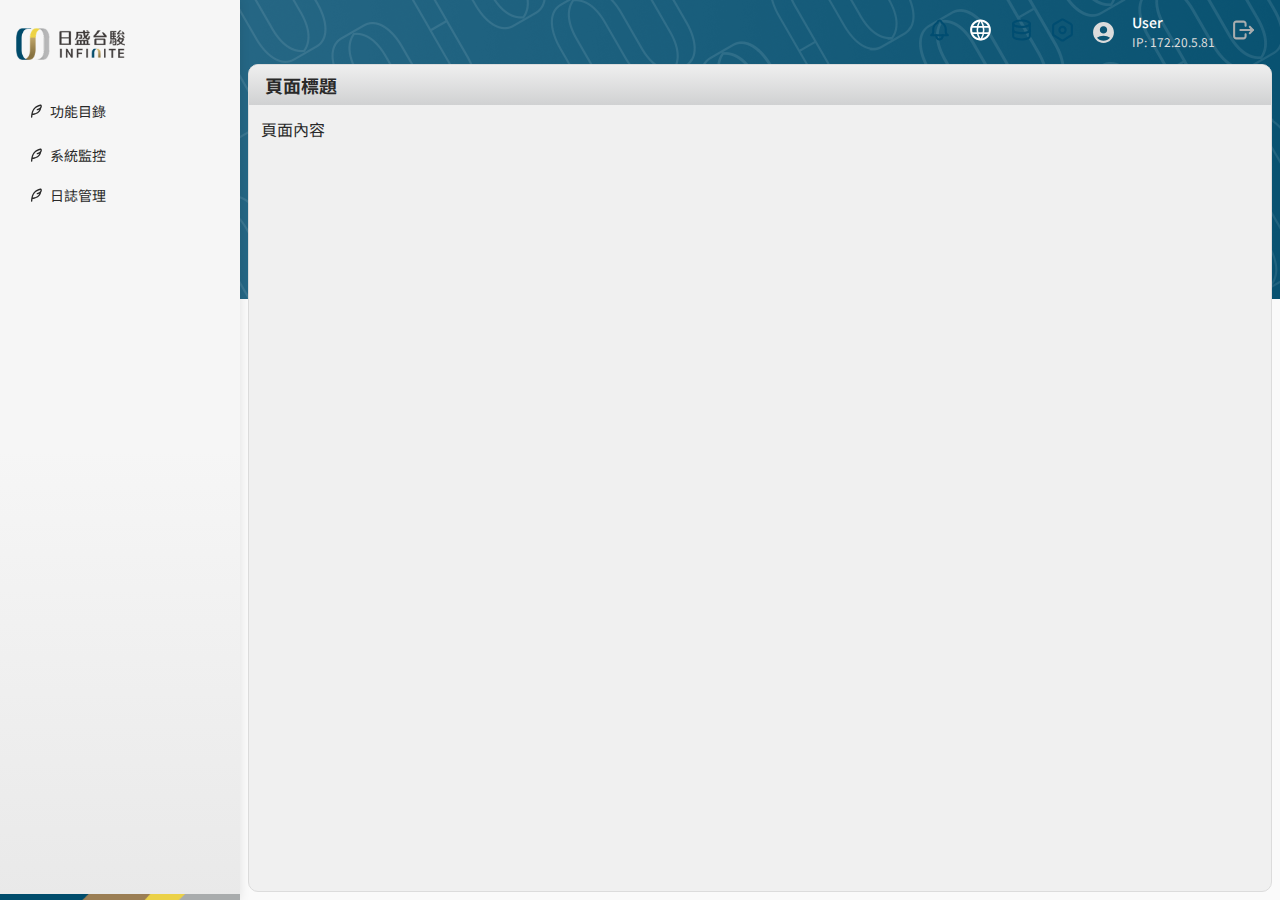
<file: defalut-frame.html>
<!DOCTYPE html>
<html lang="zh-Hant">
  <head>
    <meta charset="UTF-8">
    <meta http-equiv="X-UA-Compatible" content="IE=edge">
    <meta name="viewport" content="width=device-width, initial-scale=1.0">
    <!-- <link rel="icon" href="./assets/favicon.ico"> -->
    <title>Infinite</title>
    <!-- 字體 -->
    <link rel="preconnect" href="https://fonts.googleapis.com">
    <link rel="preconnect" href="https://fonts.gstatic.com" crossorigin>
    <link href="https://fonts.googleapis.com/css2?family=Noto+Sans+TC:wght@100..900&display=swap" rel="stylesheet">
    
    <!-- Bootstrap CSS -->
    <link href="https://cdn.jsdelivr.net/npm/bootstrap@5.3.2/dist/css/bootstrap.min.css" rel="stylesheet" integrity="sha384-T3c6CoIi6uLrA9TneNEoa7RxnatzjcDSCmG1MXxSR1GAsXEV/Dwwykc2MPK8M2HN" crossorigin="anonymous">
    
    <!-- 共用樣式 -->
    <link rel="stylesheet" href="./assets/css/style.css">
  </head>
  <body>
    <div class="infinite-container">
      <!-- 左側目錄面板 -->
      <div class="side-panel">
        <div class="side-panel-content">
          <div class="side-panel-header">
            <img src="./assets/images/logo.png" alt="logo">
          </div>
          <div class="side-panel-menu">
            <!-- 功能目錄 -->
            <div class="side-panel-menu-item has-submenu" data-menu="functions">
              <div class="quill-icon">
                <img src="./assets/images/quill.svg" alt="quill" class="quill-normal">
                <img src="./assets/images/quill-active.svg" alt="quill-active" class="quill-active">
              </div>
              <span>功能目錄</span>
             
            </div>
            <!-- 二級目錄 -->
            <div class="submenu-level-1" data-parent="functions">
              <div class="side-panel-menu-item has-submenu" data-menu="user-management">
                <div class="quill-icon">
                  <div class="arrow-icon">
                    <img src="./assets/images/arrow_right.svg" alt="arrow">
                  </div>
                </div>
                <span>用戶管理</span>
               
              </div>
              <!-- 三級目錄 -->
              <div class="submenu-level-2" data-parent="user-management">
                <div class="side-panel-menu-item">
                  <span>用戶列表</span>
                </div>
                <div class="side-panel-menu-item">
                  <span>權限設定</span>
                </div>
                <div class="side-panel-menu-item">
                  <span>角色管理</span>
                </div>
              </div>
              
              <div class="side-panel-menu-item has-submenu" data-menu="system-settings">
                <div class="quill-icon">
                  <div class="arrow-icon">
                    <img src="./assets/images/arrow_right.svg" alt="arrow">
                  </div>
                </div>
                <span>系統設定</span>
               
              </div>
              <!-- 三級目錄 -->
              <div class="submenu-level-2" data-parent="system-settings">
                <div class="side-panel-menu-item">
                  <span>基本設定</span>
                </div>
                <div class="side-panel-menu-item">
                  <span>安全設定</span>
                </div>
                <div class="side-panel-menu-item">
                  <span>備份設定</span>
                </div>
              </div>
              
              <div class="side-panel-menu-item">
                <div class="quill-icon"></div>
                <span>數據分析</span>
              </div>
              
              <div class="side-panel-menu-item">
                <div class="quill-icon"></div>
                <span>報表管理</span>
              </div>
            </div>
            
            <!-- 其他功能目錄 -->
            <div class="side-panel-menu-item">
              <div class="quill-icon">
                <img src="./assets/images/quill.svg" alt="quill" class="quill-normal">
                <img src="./assets/images/quill-active.svg" alt="quill-active" class="quill-active">
              </div>
              <span>系統監控</span>
            </div>
            <div class="side-panel-menu-item">
              <div class="quill-icon">
                <img src="./assets/images/quill.svg" alt="quill" class="quill-normal">
                <img src="./assets/images/quill-active.svg" alt="quill-active" class="quill-active">
              </div>
              <span>日誌管理</span>
            </div>
          </div>
          <img src="./assets/images/panel-bottom.png" alt="panel-bottom">
        </div>
      </div>
      <!-- 右側內容面板 -->
      <div class="content-panel">
        <!-- 內容面板頂部 -->
        <div class="content-panel-header">
          <div class="content-panel-nav">
            <div class="content-panel-nav-item"><img src="./assets/images/ring.svg"></div>
            <div class="content-panel-nav-item"><img src="./assets/images/earth.svg"></div>
            <div class="content-panel-nav-item"><img src="./assets/images/data.svg"></div>
            <div class="content-panel-nav-item"><img src="./assets/images/setting.svg"></div>
            <div class="content-panel-nav-user">
              <img src="./assets/images/user.svg">
              <div class="content-panel-nav-user-name">
                <span class="content-panel-nav-user-name-text">User</span>
                <span class="content-panel-nav-user-name-ip">IP: 172.20.5.81</span>
              </div>
            </div>
            <div class="content-panel-nav-item"><img src="./assets/images/logout.svg"></div>
          </div>
        </div>
        <!-- 內容面板內容 -->
        <div class="content-panel-content">
          <div class="content-panel-content-default-title">頁面標題</div>
          <div class="content-panel-content-default-content">頁面內容</div>
        </div>
      </div>
    </div>
    
    <!-- Bootstrap JavaScript -->
    <script src="https://cdn.jsdelivr.net/npm/bootstrap@5.3.2/dist/js/bootstrap.bundle.min.js" integrity="sha384-C6RzsynM9kWDrMNeT87bh95OGNyZPhcTNXj1NW7RuBCsyN/o0jlpcV8Qyq46cDfL" crossorigin="anonymous"></script>
    
    <!-- 自定義JavaScript -->
    <script>
      document.addEventListener('DOMContentLoaded', function() {
        // 獲取所有有子菜單的項目
        const menuItems = document.querySelectorAll('.side-panel-menu-item.has-submenu');
        
        menuItems.forEach(function(item) {
          item.addEventListener('click', function(e) {
            e.preventDefault();
            
            const menuId = this.getAttribute('data-menu');
            const submenu = document.querySelector(`[data-parent="${menuId}"]`);
            
            if (submenu) {
              // 切換展開狀態
              const isExpanded = submenu.classList.contains('expanded');
              
              if (isExpanded) {
                // 收縮
                submenu.classList.remove('expanded');
                this.classList.remove('expanded');
              } else {
                // 展開
                submenu.classList.add('expanded');
                this.classList.add('expanded');
              }
            }
          });
        });
        
        // 為普通菜單項添加點擊事件（可選）
        const regularMenuItems = document.querySelectorAll('.side-panel-menu-item:not(.has-submenu)');
        regularMenuItems.forEach(function(item) {
          item.addEventListener('click', function(e) {
            e.preventDefault();
            
            // 移除所有活動狀態
            document.querySelectorAll('.side-panel-menu-item').forEach(function(menuItem) {
              menuItem.classList.remove('active');
            });
            
            // 添加活動狀態到當前項目
            this.classList.add('active');
          });
        });
      });
    </script>
  </body>
</html>
<style scoped>
</style>
</file>
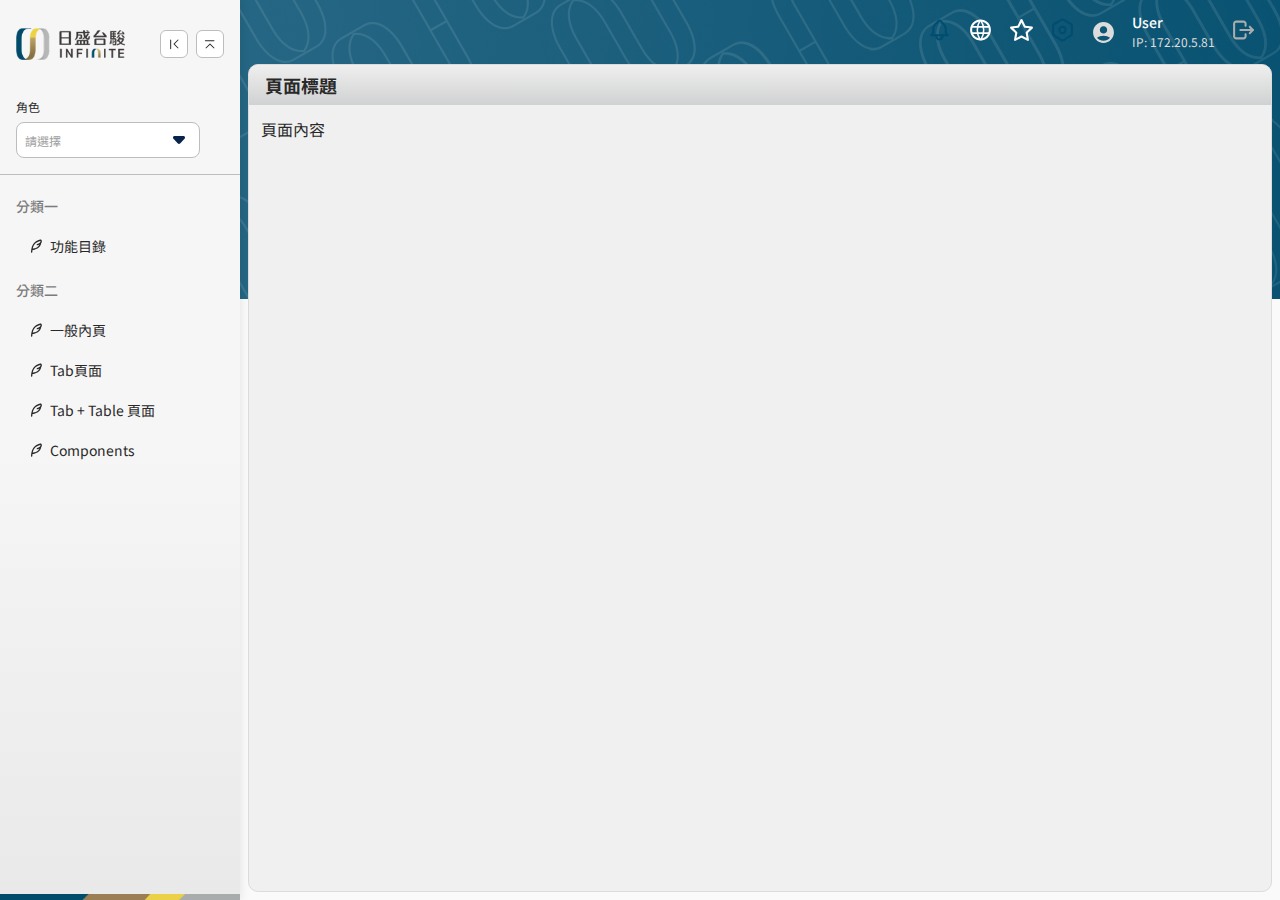
<file: default-frame.html>
<!DOCTYPE html>
<html lang="zh-Hant">
  <head>
    <meta charset="UTF-8">
    <meta http-equiv="X-UA-Compatible" content="IE=edge">
    <meta name="viewport" content="width=device-width, initial-scale=1.0">
    <!-- <link rel="icon" href="./assets/favicon.ico"> -->
    <title>Infinite</title>
    <!-- 字體 -->
    <link rel="preconnect" href="https://fonts.googleapis.com">
    <link rel="preconnect" href="https://fonts.gstatic.com" crossorigin>
    <link href="https://fonts.googleapis.com/css2?family=Noto+Sans+TC:wght@100..900&display=swap" rel="stylesheet">
    
    <!-- Bootstrap CSS -->
    <link href="https://cdn.jsdelivr.net/npm/bootstrap@5.3.2/dist/css/bootstrap.min.css" rel="stylesheet" integrity="sha384-T3c6CoIi6uLrA9TneNEoa7RxnatzjcDSCmG1MXxSR1GAsXEV/Dwwykc2MPK8M2HN" crossorigin="anonymous">
    
    <!-- 共用樣式 -->
    <link rel="stylesheet" href="./assets/css/style.css">
  </head>
  <body>
    <div class="infinite-container">
      <!-- 側邊欄控制按鈕（收起時顯示） -->
      <div class="sidebar-toggle-controls">
        <button class="collapse-button sidebar-toggle" title="展開側邊欄">
          <img src="./assets/images/arrow-end.svg" alt="arrow_right">
        </button>
        <button class="collapse-button header-toggle" title="切換頂部欄">
          <img src="./assets/images/arrow-end.svg" alt="arrow_down">
        </button>
      </div>
      <!-- 左側目錄面板 -->
      <div class="side-panel">
        <div class="side-panel-content">
          <div class="side-panel-header">
            <img src="./assets/images/logo.png" alt="logo">
            <div class="side-panel-collapse-buttons">
              <button class="collapse-button side-panel-collapse">
                <img src="./assets/images/arrow-end.svg" alt="arrow_left">
              </button>
              <button class="collapse-button header-collapse">
                <img src="./assets/images/arrow-end.svg" alt="arrow_left">
              </button>
            </div>
          </div>
          <div class="side-panel-role-select">
            <div class="dropdown-component">
              <div class="input-component" style="width: 184px; gap: 8px;">
                <div class="input-header">
                  <label class="input-label" style="font-size: 12px;">
                    <span>角色</span>
                  </label>
                </div>
                <div class="input-container">
                  <div class="custom-dropdown single-dropdown">
                    <div class="dropdown-input" id="single-dropdown">
                      <span class="dropdown-placeholder" style="font-size: 12px;">請選擇</span>
                      <div class="dropdown-arrow"></div>
                    </div>
                    <div class="dropdown-options">
                      <div class="dropdown-option" data-value="12345678" data-text="租賃-分期企金業務">租賃-分期企金業務</div>
                      <div class="dropdown-option" data-value="12355578" data-text="12355578 - 公司B">12355578 - 公司B</div>
                      <div class="dropdown-option" data-value="12300023" data-text="12300023 - 公司C">12300023 - 公司C</div>
                      <div class="dropdown-option" data-value="12300787" data-text="12300787 - 公司D">12300787 - 公司D</div>
                      <div class="dropdown-option" data-value="12389757" data-text="12389757 - 公司E">12389757 - 公司E</div>
                    </div>
                  </div>
                </div>
              </div>
            </div>
            <div class="dropdown-component">
              <div class="input-component" style="width: 184px; gap: 8px;">
                <div class="input-header">
                  <label class="input-label" style="font-size: 12px;">
                    <span>部門</span>
                  </label>
                </div>
                <div class="input-container">
                  <div class="custom-dropdown single-dropdown">
                    <div class="dropdown-input" id="single-dropdown">
                      <span class="dropdown-placeholder" style="font-size: 12px;">請選擇</span>
                      <div class="dropdown-arrow"></div>
                    </div>
                    <div class="dropdown-options">
                      <div class="dropdown-option" data-value="12345678" data-text="日盛台駿租賃-企金1科(台中一)">日盛台駿租賃-企金1科(台中一)</div>
                      <div class="dropdown-option" data-value="12355578" data-text="12355578 - 公司B">12355578 - 公司B</div>
                      <div class="dropdown-option" data-value="12300023" data-text="12300023 - 公司C">12300023 - 公司C</div>
                      <div class="dropdown-option" data-value="12300787" data-text="12300787 - 公司D">12300787 - 公司D</div>
                      <div class="dropdown-option" data-value="12389757" data-text="12389757 - 公司E">12389757 - 公司E</div>
                    </div>
                  </div>
                </div>
              </div>
            </div>
          </div>

          <div class="side-panel-menu">

    
            <div class="side-panel-menu-category-title">分類一</div> 
            <!-- 功能目錄 -->
            <div class="side-panel-menu-item has-submenu" data-menu="functions">
              <div class="quill-icon">
                <img src="./assets/images/quill.svg" alt="quill" class="quill-normal">
                <img src="./assets/images/quill-active.svg" alt="quill-active" class="quill-active">
              </div>
              <span>功能目錄</span>
             
            </div>
            <!-- 二級目錄 -->
            <div class="submenu-level-1" data-parent="functions">
              <div class="side-panel-menu-item has-submenu" data-menu="user-management">
                <div class="quill-icon">
                  <div class="arrow-icon">
                    <img src="./assets/images/arrow_right.svg" alt="arrow">
                  </div>
                </div>
                <span>用戶管理</span>
               
              </div>
              <!-- 三級目錄 -->
              <div class="submenu-level-2" data-parent="user-management">
                <div class="side-panel-menu-item">
                  <span>用戶列表</span>
                </div>
                <div class="side-panel-menu-item">
                  <span>權限設定</span>
                </div>
                <div class="side-panel-menu-item">
                  <span>角色管理</span>
                </div>
              </div>
              
              <div class="side-panel-menu-item has-submenu" data-menu="system-settings">
                <div class="quill-icon">
                  <div class="arrow-icon">
                    <img src="./assets/images/arrow_right.svg" alt="arrow">
                  </div>
                </div>
                <span>系統設定</span>
               
              </div>
              <!-- 三級目錄 -->
              <div class="submenu-level-2" data-parent="system-settings">
                <div class="side-panel-menu-item">
                  <span>基本設定</span>
                </div>
                <div class="side-panel-menu-item">
                  <span>安全設定</span>
                </div>
                <div class="side-panel-menu-item">
                  <span>備份設定</span>
                </div>
              </div>
              
              <div class="side-panel-menu-item">
                <div class="quill-icon"></div>
                <span>數據分析</span>
              </div>
              
              <div class="side-panel-menu-item">
                <div class="quill-icon"></div>
                <span>報表管理</span>
              </div>
            </div>
            
            <!-- 其他功能目錄 -->
            <div class="side-panel-menu-category-title">分類二</div> 
            <div class="side-panel-menu-item" onclick="window.location.href='default-frame.html'">
              <div class="quill-icon">
                <img src="./assets/images/quill.svg" alt="quill" class="quill-normal">
                <img src="./assets/images/quill-active.svg" alt="quill-active" class="quill-active">
              </div>
              <span>一般內頁</span>
            </div>
            <div class="side-panel-menu-item" onclick="window.location.href='tab-frame.html'">
              <div class="quill-icon">
                <img src="./assets/images/quill.svg" alt="quill" class="quill-normal">
                <img src="./assets/images/quill-active.svg" alt="quill-active" class="quill-active">
              </div>
              <span>Tab頁面</span>
            </div>
            <div class="side-panel-menu-item" onclick="window.location.href='tab-table-frame.html'">
              <div class="quill-icon">
                <img src="./assets/images/quill.svg" alt="quill" class="quill-normal">
                <img src="./assets/images/quill-active.svg" alt="quill-active" class="quill-active">
              </div>
              <span>Tab + Table 頁面</span>
            </div>
            <div class="side-panel-menu-item" onclick="window.location.href='components-frame.html'">
              <div class="quill-icon">
                <img src="./assets/images/quill.svg" alt="quill" class="quill-normal">
                <img src="./assets/images/quill-active.svg" alt="quill-active" class="quill-active">
              </div>
              <span>Components</span>
            </div>
           
          </div>
          <img src="./assets/images/panel-bottom.png" alt="panel-bottom">
        </div>
      </div>
      <!-- 右側內容面板 -->
      <div class="content-panel">
        <!-- 內容面板頂部 -->
        <div class="content-panel-header">
          <div class="content-panel-nav">
            <div class="content-panel-nav-item"><img src="./assets/images/ring.svg"></div>
            <div class="content-panel-nav-item"><img src="./assets/images/earth.svg"></div>
            <div class="content-panel-nav-item"><img src="./assets/images/star.svg"></div>
            <div class="content-panel-nav-item"><img src="./assets/images/setting.svg"></div>
            <div class="content-panel-nav-user">
              <img src="./assets/images/user.svg">
              <div class="content-panel-nav-user-name">
                <span class="content-panel-nav-user-name-text">User</span>
                <span class="content-panel-nav-user-name-ip">IP: 172.20.5.81</span>
              </div>
            </div>
            <div class="content-panel-nav-item"><img src="./assets/images/logout.svg"></div>
          </div>
        </div>
        <!-- 內容面板內容 -->
        <div class="content-panel-content">
          <div class="content-panel-content-default-title">頁面標題</div>
          <div class="content-panel-content-default-content">頁面內容</div>
        </div>
      </div>
    </div>
    
    <!-- Bootstrap JavaScript -->
    <script src="https://cdn.jsdelivr.net/npm/bootstrap@5.3.2/dist/js/bootstrap.bundle.min.js" integrity="sha384-C6RzsynM9kWDrMNeT87bh95OGNyZPhcTNXj1NW7RuBCsyN/o0jlpcV8Qyq46cDfL" crossorigin="anonymous"></script>
    
    <!-- JavaScript -->
    <script src="assets/js/sidepanel.js"></script>
  </body>
</html>
<style scoped>
</style>
</file>
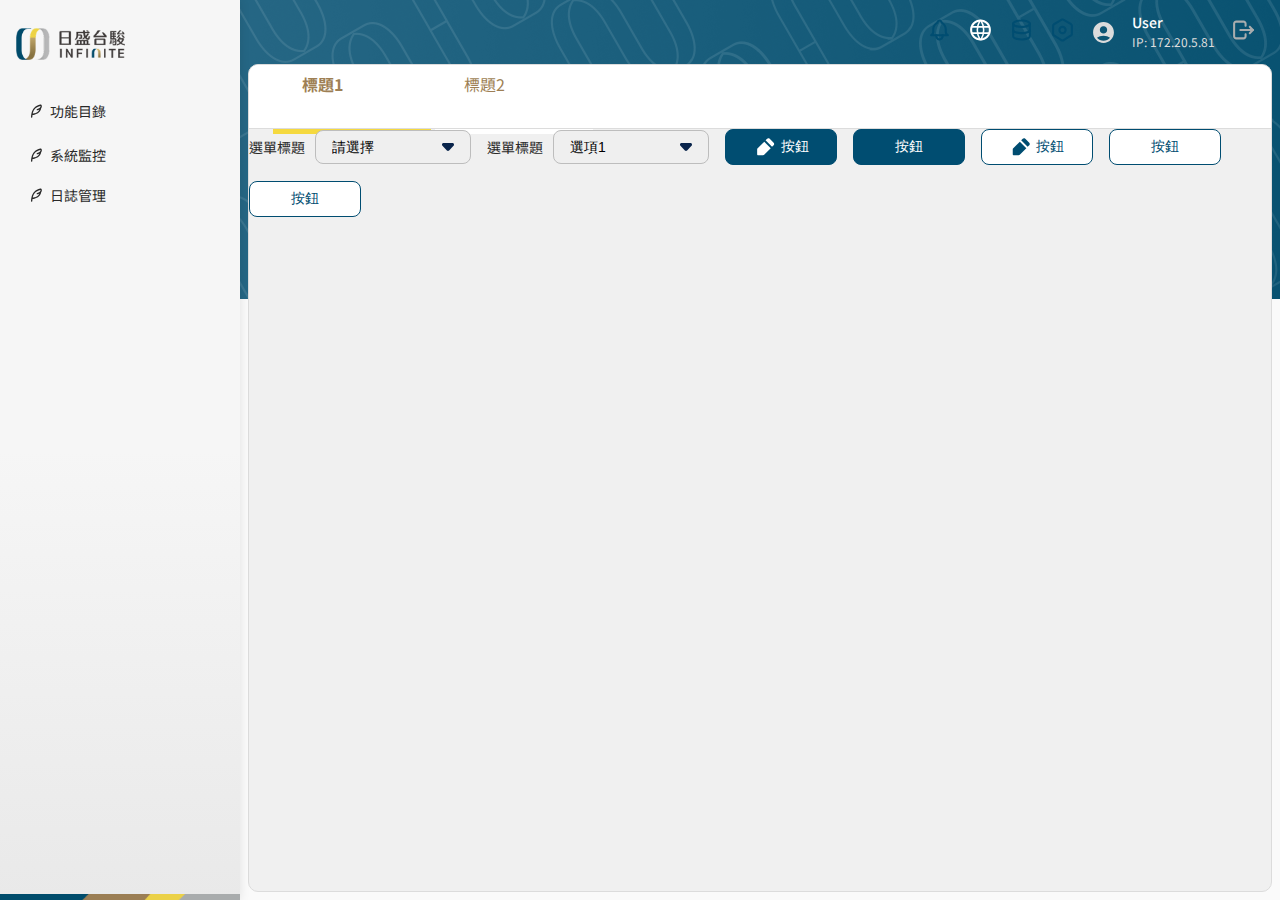
<file: tab-frame.html>
<!DOCTYPE html>
<html lang="zh-Hant">
  <head>
    <meta charset="UTF-8">
    <meta http-equiv="X-UA-Compatible" content="IE=edge">
    <meta name="viewport" content="width=device-width, initial-scale=1.0">
    <!-- <link rel="icon" href="./assets/favicon.ico"> -->
    <title>Infinite</title>
    <!-- 字體 -->
    <link rel="preconnect" href="https://fonts.googleapis.com">
    <link rel="preconnect" href="https://fonts.gstatic.com" crossorigin>
    <link href="https://fonts.googleapis.com/css2?family=Noto+Sans+TC:wght@100..900&display=swap" rel="stylesheet">
    
    <!-- Bootstrap CSS -->
    <link href="https://cdn.jsdelivr.net/npm/bootstrap@5.3.2/dist/css/bootstrap.min.css" rel="stylesheet" integrity="sha384-T3c6CoIi6uLrA9TneNEoa7RxnatzjcDSCmG1MXxSR1GAsXEV/Dwwykc2MPK8M2HN" crossorigin="anonymous">
    
    <!-- 共用樣式 -->
    <link rel="stylesheet" href="./assets/css/style.css">
  </head>
  <body>
    <div class="infinite-container">
      <!-- 左側目錄面板 -->
      <div class="side-panel">
        <div class="side-panel-content">
          <div class="side-panel-header">
            <img src="./assets/images/logo.png" alt="logo">
          </div>
          <div class="side-panel-menu">
            <!-- 功能目錄 -->
            <div class="side-panel-menu-item has-submenu" data-menu="functions">
              <div class="quill-icon">
                <img src="./assets/images/quill.svg" alt="quill" class="quill-normal">
                <img src="./assets/images/quill-active.svg" alt="quill-active" class="quill-active">
              </div>
              <span>功能目錄</span>
             
            </div>
            <!-- 二級目錄 -->
            <div class="submenu-level-1" data-parent="functions">
              <div class="side-panel-menu-item has-submenu" data-menu="user-management">
                <div class="quill-icon">
                  <div class="arrow-icon">
                    <img src="./assets/images/arrow_right.svg" alt="arrow">
                  </div>
                </div>
                <span>用戶管理</span>
               
              </div>
              <!-- 三級目錄 -->
              <div class="submenu-level-2" data-parent="user-management">
                <div class="side-panel-menu-item">
                  <span>用戶列表</span>
                </div>
                <div class="side-panel-menu-item">
                  <span>權限設定</span>
                </div>
                <div class="side-panel-menu-item">
                  <span>角色管理</span>
                </div>
              </div>
              
              <div class="side-panel-menu-item has-submenu" data-menu="system-settings">
                <div class="quill-icon">
                  <div class="arrow-icon">
                    <img src="./assets/images/arrow_right.svg" alt="arrow">
                  </div>
                </div>
                <span>系統設定</span>
               
              </div>
              <!-- 三級目錄 -->
              <div class="submenu-level-2" data-parent="system-settings">
                <div class="side-panel-menu-item">
                  <span>基本設定</span>
                </div>
                <div class="side-panel-menu-item">
                  <span>安全設定</span>
                </div>
                <div class="side-panel-menu-item">
                  <span>備份設定</span>
                </div>
              </div>
              
              <div class="side-panel-menu-item">
                <div class="quill-icon"></div>
                <span>數據分析</span>
              </div>
              
              <div class="side-panel-menu-item">
                <div class="quill-icon"></div>
                <span>報表管理</span>
              </div>
            </div>
            
            <!-- 其他功能目錄 -->
            <div class="side-panel-menu-item">
              <div class="quill-icon">
                <img src="./assets/images/quill.svg" alt="quill" class="quill-normal">
                <img src="./assets/images/quill-active.svg" alt="quill-active" class="quill-active">
              </div>
              <span>系統監控</span>
            </div>
            <div class="side-panel-menu-item">
              <div class="quill-icon">
                <img src="./assets/images/quill.svg" alt="quill" class="quill-normal">
                <img src="./assets/images/quill-active.svg" alt="quill-active" class="quill-active">
              </div>
              <span>日誌管理</span>
            </div>
          </div>
          <img src="./assets/images/panel-bottom.png" alt="panel-bottom">
        </div>
      </div>
      <!-- 右側內容面板 -->
      <div class="content-panel">
        <!-- 內容面板頂部 -->
        <div class="content-panel-header">
          <div class="content-panel-nav">
            <div class="content-panel-nav-item"><img src="./assets/images/ring.svg"></div>
            <div class="content-panel-nav-item"><img src="./assets/images/earth.svg"></div>
            <div class="content-panel-nav-item"><img src="./assets/images/data.svg"></div>
            <div class="content-panel-nav-item"><img src="./assets/images/setting.svg"></div>
            <div class="content-panel-nav-user">
              <img src="./assets/images/user.svg">
              <div class="content-panel-nav-user-name">
                <span class="content-panel-nav-user-name-text">User</span>
                <span class="content-panel-nav-user-name-ip">IP: 172.20.5.81</span>
              </div>
            </div>
            <div class="content-panel-nav-item"><img src="./assets/images/logout.svg"></div>
          </div>
        </div>
        <!-- 內容面板內容 -->
        <div class="content-panel-content common-tab-content">
          <div class="content-panel-content-tab-title">
            <span class="active">標題1</span>
            <span>標題2</span>
          </div>
          <div class="content-panel-content-tab-content">
            <!-- 內容1 -->
            <div class="content-panel-content-tab-content-item active">
              <div class="common-operate-nav">
                <div class="common-operate-nav-item">
                  <div class="common-select-item">
                    <label for="select-1">選單標題</label>
                    <select name="select-1" id="select-1">
                      <option value="" disabled selected>請選擇</option>
                      <option value="2">選項2</option>
                      <option value="3">選項3</option>
                    </select>
                  </div>
                </div>
                <div class="common-operate-nav-item">
                  <div class="common-select-item">
                    <label for="select-2">選單標題</label>
                    <select name="select-2" id="select-2">
                      <option value="1">選項1</option>
                      <option value="2">選項2</option>
                      <option value="3">選項3</option>
                    </select>
                  </div>
                </div>
                <div class="common-operate-nav-item">
                  <button class="common-button primary">
                    <img src="./assets/images/edit-white.svg" alt="edit-white">
                    按鈕
                  </button>
                </div>
                <div class="common-operate-nav-item">
                  <button class="common-button primary">按鈕</button>
                </div>
                <div class="common-operate-nav-item">
                  <button class="common-button primary-outline">
                    <img src="./assets/images/edit.svg" alt="edit">
                    按鈕
                  </button>
                </div>
                <div class="common-operate-nav-item">
                  <button class="common-button primary-outline">按鈕</button>
                </div>
                <div class="common-operate-nav-item">
                  <button class="common-button primary-outline">按鈕</button>
                </div>
              </div>
            </div>
            <!-- 內容2 -->
            <div class="content-panel-content-tab-content-item">
              內容2
            </div>
          </div>
        </div>
      </div>
    </div>
    
    <!-- Bootstrap JavaScript -->
    <script src="https://cdn.jsdelivr.net/npm/bootstrap@5.3.2/dist/js/bootstrap.bundle.min.js" integrity="sha384-C6RzsynM9kWDrMNeT87bh95OGNyZPhcTNXj1NW7RuBCsyN/o0jlpcV8Qyq46cDfL" crossorigin="anonymous"></script>
    
    <!-- JavaScript -->
    <script src="./assets/js/sidepanel.js"></script>
    <script src="./assets/js/tab.js"></script>
  </body>
</html>
<style scoped>
</style>
</file>
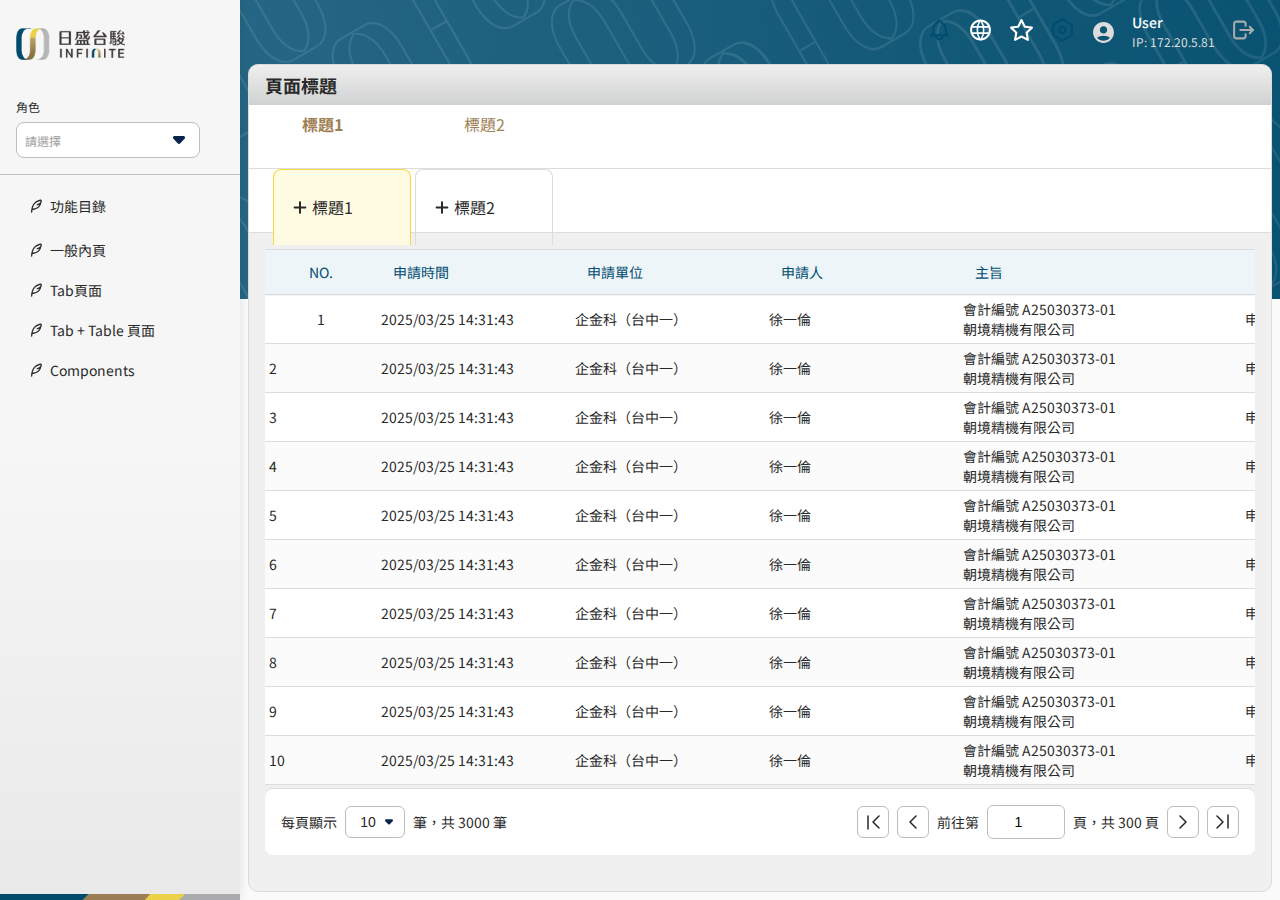
<file: tab-table-frame.html>
<!DOCTYPE html>
<html lang="zh-Hant">
  <head>
    <meta charset="UTF-8">
    <meta http-equiv="X-UA-Compatible" content="IE=edge">
    <meta name="viewport" content="width=device-width, initial-scale=1.0">
    <!-- <link rel="icon" href="./assets/favicon.ico"> -->
    <title>Infinite</title>
    <!-- 字體 -->
    <link rel="preconnect" href="https://fonts.googleapis.com">
    <link rel="preconnect" href="https://fonts.gstatic.com" crossorigin>
    <link href="https://fonts.googleapis.com/css2?family=Noto+Sans+TC:wght@100..900&display=swap" rel="stylesheet">
    
    <!-- Bootstrap CSS -->
    <link href="https://cdn.jsdelivr.net/npm/bootstrap@5.3.2/dist/css/bootstrap.min.css" rel="stylesheet" integrity="sha384-T3c6CoIi6uLrA9TneNEoa7RxnatzjcDSCmG1MXxSR1GAsXEV/Dwwykc2MPK8M2HN" crossorigin="anonymous">
    
    <!-- 共用樣式 -->
    <link rel="stylesheet" href="./assets/css/style.css">
  </head>
  <body>
    <div class="infinite-container">
      <!-- 左側目錄面板 -->
      <div class="side-panel">
        <div class="side-panel-content">
          <div class="side-panel-header">
            <img src="./assets/images/logo.png" alt="logo">
          </div>
          <div class="side-panel-role-select">
            <div class="dropdown-component">
              <div class="input-component" style="width: 184px; gap: 8px;">
                <div class="input-header">
                  <label class="input-label" style="font-size: 12px;">
                    <span>角色</span>
                  </label>
                </div>
                <div class="input-container">
                  <div class="custom-dropdown single-dropdown">
                    <div class="dropdown-input" id="single-dropdown">
                      <span class="dropdown-placeholder" style="font-size: 12px;">請選擇</span>
                      <div class="dropdown-arrow"></div>
                    </div>
                    <div class="dropdown-options">
                      <div class="dropdown-option" data-value="12345678" data-text="租賃-分期企金業務">租賃-分期企金業務</div>
                      <div class="dropdown-option" data-value="12355578" data-text="12355578 - 公司B">12355578 - 公司B</div>
                      <div class="dropdown-option" data-value="12300023" data-text="12300023 - 公司C">12300023 - 公司C</div>
                      <div class="dropdown-option" data-value="12300787" data-text="12300787 - 公司D">12300787 - 公司D</div>
                      <div class="dropdown-option" data-value="12389757" data-text="12389757 - 公司E">12389757 - 公司E</div>
                    </div>
                  </div>
                </div>
              </div>
            </div>
            <div class="dropdown-component">
              <div class="input-component" style="width: 184px; gap: 8px;">
                <div class="input-header">
                  <label class="input-label" style="font-size: 12px;">
                    <span>部門</span>
                  </label>
                </div>
                <div class="input-container">
                  <div class="custom-dropdown single-dropdown">
                    <div class="dropdown-input" id="single-dropdown">
                      <span class="dropdown-placeholder" style="font-size: 12px;">請選擇</span>
                      <div class="dropdown-arrow"></div>
                    </div>
                    <div class="dropdown-options">
                      <div class="dropdown-option" data-value="12345678" data-text="日盛台駿租賃-企金1科(台中一)">日盛台駿租賃-企金1科(台中一)</div>
                      <div class="dropdown-option" data-value="12355578" data-text="12355578 - 公司B">12355578 - 公司B</div>
                      <div class="dropdown-option" data-value="12300023" data-text="12300023 - 公司C">12300023 - 公司C</div>
                      <div class="dropdown-option" data-value="12300787" data-text="12300787 - 公司D">12300787 - 公司D</div>
                      <div class="dropdown-option" data-value="12389757" data-text="12389757 - 公司E">12389757 - 公司E</div>
                    </div>
                  </div>
                </div>
              </div>
            </div>
          </div>

          <div class="side-panel-menu">

    
            
            <!-- 功能目錄 -->
            <div class="side-panel-menu-item has-submenu" data-menu="functions">
              <div class="quill-icon">
                <img src="./assets/images/quill.svg" alt="quill" class="quill-normal">
                <img src="./assets/images/quill-active.svg" alt="quill-active" class="quill-active">
              </div>
              <span>功能目錄</span>
             
            </div>
            <!-- 二級目錄 -->
            <div class="submenu-level-1" data-parent="functions">
              <div class="side-panel-menu-item has-submenu" data-menu="user-management">
                <div class="quill-icon">
                  <div class="arrow-icon">
                    <img src="./assets/images/arrow_right.svg" alt="arrow">
                  </div>
                </div>
                <span>用戶管理</span>
               
              </div>
              <!-- 三級目錄 -->
              <div class="submenu-level-2" data-parent="user-management">
                <div class="side-panel-menu-item">
                  <span>用戶列表</span>
                </div>
                <div class="side-panel-menu-item">
                  <span>權限設定</span>
                </div>
                <div class="side-panel-menu-item">
                  <span>角色管理</span>
                </div>
              </div>
              
              <div class="side-panel-menu-item has-submenu" data-menu="system-settings">
                <div class="quill-icon">
                  <div class="arrow-icon">
                    <img src="./assets/images/arrow_right.svg" alt="arrow">
                  </div>
                </div>
                <span>系統設定</span>
               
              </div>
              <!-- 三級目錄 -->
              <div class="submenu-level-2" data-parent="system-settings">
                <div class="side-panel-menu-item">
                  <span>基本設定</span>
                </div>
                <div class="side-panel-menu-item">
                  <span>安全設定</span>
                </div>
                <div class="side-panel-menu-item">
                  <span>備份設定</span>
                </div>
              </div>
              
              <div class="side-panel-menu-item">
                <div class="quill-icon"></div>
                <span>數據分析</span>
              </div>
              
              <div class="side-panel-menu-item">
                <div class="quill-icon"></div>
                <span>報表管理</span>
              </div>
            </div>
            
            <!-- 其他功能目錄 -->
            <div class="side-panel-menu-item" onclick="window.location.href='default-frame.html'">
              <div class="quill-icon">
                <img src="./assets/images/quill.svg" alt="quill" class="quill-normal">
                <img src="./assets/images/quill-active.svg" alt="quill-active" class="quill-active">
              </div>
              <span>一般內頁</span>
            </div>
            <div class="side-panel-menu-item" onclick="window.location.href='tab-frame.html'">
              <div class="quill-icon">
                <img src="./assets/images/quill.svg" alt="quill" class="quill-normal">
                <img src="./assets/images/quill-active.svg" alt="quill-active" class="quill-active">
              </div>
              <span>Tab頁面</span>
            </div>
            <div class="side-panel-menu-item" onclick="window.location.href='tab-table-frame.html'">
              <div class="quill-icon">
                <img src="./assets/images/quill.svg" alt="quill" class="quill-normal">
                <img src="./assets/images/quill-active.svg" alt="quill-active" class="quill-active">
              </div>
              <span>Tab + Table 頁面</span>
            </div>
            <div class="side-panel-menu-item" onclick="window.location.href='components-frame.html'">
              <div class="quill-icon">
                <img src="./assets/images/quill.svg" alt="quill" class="quill-normal">
                <img src="./assets/images/quill-active.svg" alt="quill-active" class="quill-active">
              </div>
              <span>Components</span>
            </div>
           
          </div>
          <img src="./assets/images/panel-bottom.png" alt="panel-bottom">
        </div>
      </div>
      <!-- 右側內容面板 -->
      <div class="content-panel">
        <!-- 內容面板頂部 -->
        <div class="content-panel-header">
          <div class="content-panel-nav">
            <div class="content-panel-nav-item"><img src="./assets/images/ring.svg"></div>
            <div class="content-panel-nav-item"><img src="./assets/images/earth.svg"></div>
            <div class="content-panel-nav-item"><img src="./assets/images/star.svg"></div>
            <div class="content-panel-nav-item"><img src="./assets/images/setting.svg"></div>
            <div class="content-panel-nav-user">
              <img src="./assets/images/user.svg">
              <div class="content-panel-nav-user-name">
                <span class="content-panel-nav-user-name-text">User</span>
                <span class="content-panel-nav-user-name-ip">IP: 172.20.5.81</span>
              </div>
            </div>
            <div class="content-panel-nav-item"><img src="./assets/images/logout.svg"></div>
          </div>
        </div>
        <!-- 內容面板內容 -->
        <div class="content-panel-content common-tab-content">
          <div class="content-panel-content-default-title">頁面標題</div>
          <div class="content-panel-content-tab-title">
            <span class="active">標題1</span>
            <span>標題2</span>
          </div>
         
          <div class="content-panel-content-tab-content ">
            <!-- 外層內容1 -->
            <div class="content-panel-content-tab-content-item active">
              <!-- 內層內容1 -->
              <div class="content-panel-content-tab-2-title">
                <span class="active"><img src="./assets/images/add.svg" alt="add">標題1</span>
                <span><img src="./assets/images/add.svg" alt="add">標題2</span>
              </div>
              <div class="content-panel-content-tab-content-item-main common-tab-content-table">
                <!-- 內層內容1-1 -->
                <div class="content-panel-content-tab-2-content-item active">
                  <div class="table-container">
                    <table  class="common-table sticky-header">
                      <thead>
                        <tr>
                          <th class="sm-size">NO.</th>
                          <th>申請時間</th>
                          <th>申請單位</th>
                          <th>申請人</th>
                          <th style="min-width: 250px;">主旨</th>
                          <th >目前關卡名稱</th>
                          <th >前一關關卡名稱</th>
                          <th >前一關送出時間</th>
                          <th style="min-width: 300px;">前一關審核意見</th>
                        </tr>
                      </thead>
                      <tbody>
                        <tr>
                          <td class="sm-size">1</td>
                          <td>2025/03/25 14:31:43</td>
                          <td>企金科（台中一）</td>
                          <td>徐一倫</td>
                          <td>會計編號 A25030373-01<br> 朝境精機有限公司</td>
                          <td>申請_營業科技</td>
                          <td>申請_營業人員</td>
                          <td>2025/03/25 14:30:58</td>
                          <td>1. 舊戶，目前無本金餘額，已未往來多年，經供應商介紹再度招攬致有商機。</td>
                        </tr>
                        <tr>
                          <td>2</td>
                          <td>2025/03/25 14:31:43</td>
                          <td>企金科（台中一）</td>
                          <td>徐一倫</td>
                          <td>會計編號 A25030373-01<br> 朝境精機有限公司</td>
                          <td>申請_營業科技</td>
                          <td>申請_營業人員</td>
                          <td>2025/03/25 14:30:58</td>
                          <td>1. 舊戶，目前無本金餘額，已未往來多年，經供應商介紹再度招攬致有商機。</td>
                        </tr>
                        <tr>
                          <td>3</td>
                          <td>2025/03/25 14:31:43</td>
                          <td>企金科（台中一）</td>
                          <td>徐一倫</td>
                          <td>會計編號 A25030373-01<br> 朝境精機有限公司</td>
                          <td>申請_營業科技</td>
                          <td>申請_營業人員</td>
                          <td>2025/03/25 14:30:58</td>
                          <td>1. 舊戶，目前無本金餘額，已未往來多年，經供應商介紹再度招攬致有商機。</td>
                        </tr>
                        <tr>
                          <td>4</td>
                          <td>2025/03/25 14:31:43</td>
                          <td>企金科（台中一）</td>
                          <td>徐一倫</td>
                          <td>會計編號 A25030373-01<br> 朝境精機有限公司</td>
                          <td>申請_營業科技</td>
                          <td>申請_營業人員</td>
                          <td>2025/03/25 14:30:58</td>
                          <td>1. 舊戶，目前無本金餘額，已未往來多年，經供應商介紹再度招攬致有商機。</td>
                        </tr>
                        <tr>
                          <td>5</td>
                          <td>2025/03/25 14:31:43</td>
                          <td>企金科（台中一）</td>
                          <td>徐一倫</td>
                          <td>會計編號 A25030373-01<br> 朝境精機有限公司</td>
                          <td>申請_營業科技</td>
                          <td>申請_營業人員</td>
                          <td>2025/03/25 14:30:58</td>
                          <td>1. 舊戶，目前無本金餘額，已未往來多年，經供應商介紹再度招攬致有商機。</td>
                        </tr>
                        <tr>
                          <td>6</td>
                          <td>2025/03/25 14:31:43</td>
                          <td>企金科（台中一）</td>
                          <td>徐一倫</td>
                          <td>會計編號 A25030373-01<br> 朝境精機有限公司</td>
                          <td>申請_營業科技</td>
                          <td>申請_營業人員</td>
                          <td>2025/03/25 14:30:58</td>
                          <td>1. 舊戶，目前無本金餘額，已未往來多年，經供應商介紹再度招攬致有商機。</td>
                        </tr>
                        <tr>
                          <td>7</td>
                          <td>2025/03/25 14:31:43</td>
                          <td>企金科（台中一）</td>
                          <td>徐一倫</td>
                          <td>會計編號 A25030373-01<br> 朝境精機有限公司</td>
                          <td>申請_營業科技</td>
                          <td>申請_營業人員</td>
                          <td>2025/03/25 14:30:58</td>
                          <td>1. 舊戶，目前無本金餘額，已未往來多年，經供應商介紹再度招攬致有商機。</td>
                        </tr>
                        <tr>
                          <td>8</td>
                          <td>2025/03/25 14:31:43</td>
                          <td>企金科（台中一）</td>
                          <td>徐一倫</td>
                          <td>會計編號 A25030373-01<br> 朝境精機有限公司</td>
                          <td>申請_營業科技</td>
                          <td>申請_營業人員</td>
                          <td>2025/03/25 14:30:58</td>
                          <td>1. 舊戶，目前無本金餘額，已未往來多年，經供應商介紹再度招攬致有商機。</td>
                        </tr>
                        <tr>
                          <td>9</td>
                          <td>2025/03/25 14:31:43</td>
                          <td>企金科（台中一）</td>
                          <td>徐一倫</td>
                          <td>會計編號 A25030373-01<br> 朝境精機有限公司</td>
                          <td>申請_營業科技</td>
                          <td>申請_營業人員</td>
                          <td>2025/03/25 14:30:58</td>
                          <td>1. 舊戶，目前無本金餘額，已未往來多年，經供應商介紹再度招攬致有商機。</td>
                        </tr>
                        <tr>
                          <td>10</td>
                          <td>2025/03/25 14:31:43</td>
                          <td>企金科（台中一）</td>
                          <td>徐一倫</td>
                          <td>會計編號 A25030373-01<br> 朝境精機有限公司</td>
                          <td>申請_營業科技</td>
                          <td>申請_營業人員</td>
                          <td>2025/03/25 14:30:58</td>
                          <td>1. 舊戶，目前無本金餘額，已未往來多年，經供應商介紹再度招攬致有商機。</td>
                        </tr>
                      </tbody>
                    </table>
                  </div>
                  <div class="table-pagination">
                    <div class="table-pagination-info">
                      <span>每頁顯示</span>
                      <div class="pagination-select-wrapper">
                        <select class="pagination-select">
                          <option value="10">10</option>
                          <option value="20">20</option>
                          <option value="50">50</option>
                        </select>
                        <img src="./assets/images/icon_arrow_down.svg" alt="arrow" class="pagination-select-arrow">
                      </div>
                      <span>筆，共 3000 筆</span>
                    </div>
                    <div class="table-pagination-controls">
                      <button class="pagination-button">
                        <img style="transform: rotate(180deg);" src="./assets/images/arrow-end.svg" alt="arrow_left">
                      </button>
                      <button class="pagination-button">
                        <img style="transform: rotate(180deg);" src="./assets/images/arrow-left.svg" alt="arrow_left">
                      </button>
                      <span class="pagination-text">前往第</span>
                      <input type="number" class="pagination-input" value="1" min="1" max="300">
                      <span class="pagination-text">頁，共 300 頁</span>
                      <button class="pagination-button">
                        <img src="./assets/images/arrow-left.svg" alt="arrow_right">
                      </button>
                      <button class="pagination-button">
                        <img src="./assets/images/arrow-end.svg" alt="arrow_left">
                      </button>
                    </div>
                  </div>
                </div>
                <div class="content-panel-content-tab-2-content-item">
                  1-2
                </div>
              </div>
            </div>
            <!-- 內容2 -->
            <div class="content-panel-content-tab-content-item">
              <div class="content-panel-content-tab-content-item-main">
                內容2
              </div>
            </div>
          </div>
        </div>
      </div>
    </div>
    
    <!-- Bootstrap JavaScript -->
    <script src="https://cdn.jsdelivr.net/npm/bootstrap@5.3.2/dist/js/bootstrap.bundle.min.js" integrity="sha384-C6RzsynM9kWDrMNeT87bh95OGNyZPhcTNXj1NW7RuBCsyN/o0jlpcV8Qyq46cDfL" crossorigin="anonymous"></script>
    
    <!-- JavaScript -->
    <script src="./assets/js/sidepanel.js"></script>
    <script src="./assets/js/tab.js"></script>
  </body>
</html>
<style scoped>
</style>
</file>
<file: assets/css/style.css>
html, body {
  font-family: 'Noto Sans TC', sans-serif;
  margin: 0;
  padding: 0;
  box-sizing: content-box;
  background-color: #FAFAFA;
  color: #292929;
}
h1,h2,h3,p{
  margin: 0;
}
a{
  text-decoration: none;
}
img {
  object-fit: cover;
}
button {
  border: none;
  background-color: transparent;
  cursor: pointer;
  outline: none;
  box-shadow: none;
  padding: 0;
}

.infinite-container{
  display: flex;
  background-color: #fafafa;
  position: relative;
  min-height: 100vh;
}

/* 固定高度的背景层，图片用cover方式填充 */
.infinite-container::before {
  content: '';
  position: absolute;
  top: 0;
  left: 0;
  right: 0;
  width: 100%;
  height: 299px;
  background-image: url('../images/blue-bg.png');
  background-size: cover;
  background-position: center top;
  background-repeat: no-repeat;
  z-index: 0;
  pointer-events: none;
  opacity: 1;
  transition: opacity 0.3s ease-in-out;
}

/* brown 背景层（默认隐藏） */
.infinite-container::after {
  content: '';
  position: absolute;
  top: 0;
  left: 0;
  right: 0;
  width: 100%;
  height: 299px;
  background-image: url('../images/brown-bg.png');
  background-size: cover;
  background-position: center top;
  background-repeat: no-repeat;
  z-index: 0;
  pointer-events: none;
  opacity: 0;
  transition: opacity 0.3s ease-in-out;
}

/* header 收起時，顯示 brown 背景，隱藏 blue 背景 */
.infinite-container:has(.content-panel-header.collapsed)::before {
  opacity: 0;
}

.infinite-container:has(.content-panel-header.collapsed)::after {
  opacity: 1;
}

/* sidebar 收起時，顯示 brown 背景，隱藏 blue 背景 */
.infinite-container:has(.side-panel.collapsed)::before {
  opacity: 0;
}

.infinite-container:has(.side-panel.collapsed)::after {
  opacity: 1;
}

/* side panel */
.side-panel{
  width: 240px;
  height: 100vh;
  background: linear-gradient(0deg, #E9E9E9 0%, #F6F6F6 50%);
  box-shadow: 0 0 10px 0 rgba(0, 0, 0, 0.1);
  position: relative;
  z-index: 2;
  transition: transform 0.3s ease-in-out, width 0.3s ease-in-out;
  overflow: hidden;
}

/* 側邊欄收起狀態 */
.side-panel.collapsed {
  width: 0;
  transform: translateX(-100%);
}

/* 側邊欄控制按鈕組（收起時顯示） */
.sidebar-toggle-controls {
  position: fixed;
  left: 0;
  top: 64px;
  display: flex;
  flex-direction: column;
  gap: 8px;
  padding: 12px 4px;
  background: linear-gradient(0deg, #E9E9E9 0%, #F6F6F6 50%);
  border-radius: 0 8px 8px 0;
  box-shadow: 2px 0 8px rgba(0, 0, 0, 0.1);
  z-index: 10;
  opacity: 0;
  visibility: hidden;
  pointer-events: none;
  transition: opacity 0.3s ease-in-out, visibility 0.3s ease-in-out, top 0.3s ease-in-out;
}

/* header 收起時，控制按鈕上移到 8px */
.infinite-container:has(.content-panel-header.collapsed) .sidebar-toggle-controls {
  top: 8px;
}

/* 側邊欄收起時顯示控制按鈕 */
.side-panel.collapsed ~ .sidebar-toggle-controls,
.infinite-container:has(.side-panel.collapsed) .sidebar-toggle-controls {
  opacity: 1;
  visibility: visible;
  pointer-events: auto;
}

.sidebar-toggle-controls .collapse-button {
  width: 32px;
  height: 32px;
}

.sidebar-toggle-controls .sidebar-toggle img {
  transform: rotate(0deg);
}

.sidebar-toggle-controls .header-toggle {
  transform: rotate(-90deg);
}

/* header 收起時，header-toggle 按鈕旋轉 */
.infinite-container:has(.content-panel-header.collapsed) .sidebar-toggle-controls .header-toggle {
  transform: rotate(90deg);
}
.side-panel .side-panel-content{
  height: 100vh;
  display: flex;
  flex-direction: column;
  justify-content: space-between;
  gap: 13px;
  overflow: auto;
}
.side-panel .side-panel-header{
  padding: 8px 16px 0 16px;
  text-align: left;
  /* border-bottom: 1px solid #BDBDBD; */
  /* background-color: #fff; */
  min-height: 72px;
  display: flex;
  align-items: center;
  justify-content: space-between;
  position: relative;
}
.side-panel .side-panel-header img{
  width: 109px;
}
.side-panel .side-panel-collapse-buttons{

  display: flex;
  align-items: center;
  gap: 8px;
}
.collapse-button{
  width: 28px;
  height: 28px;
  border: 1px solid #BDBDBD;
  border-radius: 6px;
  background-color: #fff;
  cursor: pointer;
  display: flex;
  align-items: center;
  justify-content: center;
  font-size: 16px;
  color: #292929;
  transition: all 0.2s ease;
}
.collapse-button img{
  width: 16px !important;
  height: 16px;
}
.side-panel-collapse{
  transform: rotate(180deg);
  transition: transform 0.3s ease-in-out;
}

/* 側邊欄收起時，按鈕旋轉回來 */
.side-panel.collapsed .side-panel-collapse {
  transform: rotate(0deg);
}
.header-collapse{
  transform: rotate(-90deg);
  transition: transform 0.3s ease-in-out;
}

/* 頂部欄收起時，按鈕旋轉 */
.header-collapse.collapsed {
  transform: rotate(90deg);
}

.side-panel .side-panel-role-select{
  padding: 7px 16px 0px ;
  text-align: left;
  border-bottom: 1px solid #BDBDBD;
  position: relative;
}
.side-panel .side-panel-role-select .more-icon{
  position: absolute;
  right: 20px;
  top: 10px;
  width: 16px;
  height: 16px;
  cursor: pointer;
  z-index: 1000;
}

/* 默认隐藏部门下拉选单 */
.side-panel .side-panel-role-select .dropdown-component:last-child {
  display: none;
}

/* 显示部门下拉选单 */
.side-panel .side-panel-role-select.show-department .dropdown-component:last-child {
  display: block;
}
.side-panel .side-panel-menu{
  flex: 1;
  padding: 0 16px;
  text-align: left;
  display: flex;
  flex-direction: column;
  justify-content: flex-start;
  gap: 4px;
}
.side-panel .side-panel-menu-category-title{
  font-size: 14px;
  font-weight: 500;
  color: #7C7C7C;
  padding: 8px 0px;
}
.side-panel .side-panel-menu-item{
  display: flex;
  align-items: center;
  gap: 6px;
  padding: 8px 12px;
  cursor: pointer;
}
.side-panel .side-panel-menu-item:hover{
  background-color: #fff;
  border-radius: 8px;
  color: #004D71;
  box-shadow: 0px 10px 10px 0px rgba(0, 0, 0, 0.05);
  border-radius: 8px;
}

/* 當三級目錄顯示時，保持二級項目的hover效果 */
.submenu-level-1 .side-panel-menu-item.has-submenu.show-submenu {
  background-color: #fff;
  border-radius: 8px;
  color: #004D71;
  box-shadow: 0px 10px 10px 0px rgba(0, 0, 0, 0.05);
}

.submenu-level-1 .side-panel-menu-item.has-submenu.show-submenu .quill-icon .quill-normal {
  opacity: 0;
}

.submenu-level-1 .side-panel-menu-item.has-submenu.show-submenu .quill-icon .quill-active {
  opacity: 1;
}
.side-panel .side-panel-menu img{
  width: 16px;
  transition: opacity 0.2s ease;
}

.side-panel .side-panel-menu-item .quill-icon {
  position: relative;
  width: 16px;
  height: 16px;
}

.side-panel .side-panel-menu-item .quill-icon img {
  position: absolute;
  top: 0;
  left: 0;
  width: 16px;
  height: 16px;
}

.side-panel .side-panel-menu-item .quill-icon .quill-active {
  opacity: 0;
}

.side-panel .side-panel-menu-item:hover .quill-icon .quill-normal {
  opacity: 0;
}

.side-panel .side-panel-menu-item:hover .quill-icon .quill-active {
  opacity: 1;
}

.side-panel .side-panel-menu-item.active .quill-icon .quill-normal {
  opacity: 0;
}

.side-panel .side-panel-menu-item.active .quill-icon .quill-active {
  opacity: 1;
}

.side-panel-menu-item.active span {
  color: #004D71;
}
.side-panel .side-panel-menu span{
  font-size: 14px;
  font-weight: 400;
}

/* 子菜單樣式 */
.submenu-level-1 {
  max-height: 0;
  overflow: hidden; /* 保持hidden用於摺疊動畫 */
  transition: max-height 0.3s ease-in-out;
  margin-left: 20px;
  position: relative;
}

.submenu-level-1.expanded {
  max-height: 1000px;
  overflow: visible; /* 展開後改為visible，以便三級目錄顯示 */
}

/* 三級目錄樣式 - 改為右側彈出 */
.submenu-level-2 {
  position: fixed; /* 使用fixed定位，由JavaScript動態計算位置 */
  background-color: #ffffff;
  border-radius: 8px;
  box-shadow: 0px 10px 20px 0px rgba(0, 0, 0, 0.05);

  min-width: 180px;
  padding: 8px 0;
  opacity: 0;
  visibility: hidden;
  transition: opacity 0.2s ease-in-out, visibility 0.2s ease-in-out;
  z-index: 1000;
  max-height: none;
  overflow: visible;
  pointer-events: none;
}

.submenu-level-2.show {
  opacity: 1;
  visibility: visible;
  pointer-events: auto;
}


/* 箭頭圖標樣式 */
.arrow-icon {
  margin-left: auto;
  width: 24px;
  height: 24px;
  transition: transform 0.3s ease;
  display: flex;
  align-items: center;
  justify-content: center;
}

.arrow-icon img {
  width: 24px;
  height: 24px;
}

.side-panel-menu-item.expanded .arrow-icon {
  transform: rotate(90deg);
}

.side-panel-menu-item.expanded {
  background-color: #f4f8fc;
  border-radius: 8px;
  color: #004D71;
}

.side-panel-menu-item.expanded .quill-icon .quill-normal {
  opacity: 0;
}

.side-panel-menu-item.expanded .quill-icon .quill-active {
  opacity: 1;
}

/* 有子菜單的項目樣式 */
.side-panel-menu-item.has-submenu {
  position: relative;
}

/* 二級項目需要relative定位，以便三級目錄可以相對於它定位 */
.submenu-level-1 .side-panel-menu-item.has-submenu {
  position: relative;
}

/* 子菜單項目的縮進 */
.submenu-level-1 .side-panel-menu-item {
  padding-left: 20px;
}

.submenu-level-2 .side-panel-menu-item {
  padding-left: 12px;
  padding-right: 12px;
  white-space: nowrap;
  margin: 0;
}

.submenu-level-2 .side-panel-menu-item:hover {
  background-color: #f4f8fc;
  border-radius: 4px;
}

.content-panel{
  flex: 1;
  height: 100vh;
  display: flex;
  flex-direction: column;
  justify-content: space-between;
  overflow: hidden;
  position: relative;
  z-index: 1;
}

/* header */
.content-panel .content-panel-header{
  height: 44px;
  padding: 8px 24px 4px;
  box-sizing: content-box;
  display: flex;
  align-items: center;
  justify-content: flex-end;
  transition: height 0.3s ease-in-out, padding 0.3s ease-in-out, opacity 0.3s ease-in-out, transform 0.3s ease-in-out;
  overflow: hidden;
}

/* 頂部欄收起狀態 */
.content-panel-header.collapsed {
  height: 0;
  padding: 0 24px;
  opacity: 0;
  transform: translateY(-100%);
}
.content-panel .content-panel-nav{
  display: flex;
  align-items: center;
  justify-content: flex-end;
  gap: 16px;
}
.content-panel .content-panel-nav-item{
  width: 25px;
  height: 25px;
  cursor: pointer;
}
.content-panel .content-panel-nav-item img{
  width: 25px;
  height: 25px;
}
.content-panel .content-panel-nav-item:hover{
  opacity: 0.8;
}

.content-panel .content-panel-nav-user{
  display: flex;
  align-items: center;
  gap: 16px;
  cursor: pointer;
  position: relative;
  top: 2px;
}
.content-panel .content-panel-nav-user img{
  width: 25px;
  height: 25px;
}
.content-panel .content-panel-nav-user:hover{
  opacity: 0.8;
}
.content-panel .content-panel-nav-user-name{
  display: flex;
  flex-direction: column;
  gap: 4px;
  line-height: 1.2;
}
.content-panel .content-panel-nav-user-name-text{
  font-size: 14px;
  font-weight: 500;
  color: #fff;
}
.content-panel .content-panel-nav-user-name-ip{
  font-size: 12px;
  color: #DCDCDC;
}

/* content */
.content-panel .content-panel-content{
  margin: 8px;
  flex: 1;
  background-color: #F0F0F0;
  border-radius: 10px;
  border: 1px solid #DCDCDC;
  overflow: hidden;
  display: flex;
  flex-direction: column;
  transition: margin-left 0.3s ease-in-out;
  position: relative;
}

/* 側邊欄收起時，調整 content-panel-content 的左邊距 */
.side-panel.collapsed ~ .content-panel .content-panel-content,
.infinite-container:has(.side-panel.collapsed) .content-panel .content-panel-content {
  margin: 8px 8px 8px 48px;
}

/* Loading overlay */
.content-panel-loading {
  position: absolute;
  top: -1px;
  left: -1px;
  right: -1px;
  bottom: -1px;
  background-color: rgba(0, 0, 0, 0.3);
  display: none;
  align-items: center;
  justify-content: center;
  z-index: 1000;
  border-radius: 10px;
}

.content-panel-content.loading .content-panel-loading {
  display: flex;
}

.content-panel-loading-container {
  display: flex;
  align-items: center;
  justify-content: center;
  position: relative;
  z-index: 1001;
  width: 80px;
  height: 80px;
  background-color: #fff;
  box-shadow: 0 0 10px 0 rgba(0, 0, 0, 0.1);
  border-radius: 5px;
}
.content-panel-loading-spinner {
  display: none; /* 預設隱藏，由 JavaScript 控制顯示 */
  align-items: center;
  justify-content: center;
  position: relative;
  gap: 3px;
  z-index: 1001;
}
.content-panel-loading-spinner div {
  width: 10px;
  height: 10px;
  border-radius: 2px;
  opacity: 0.1;
  animation: loading-pulse 0.8s steps(1, end) infinite;
}
.content-panel-loading-spinner div:nth-child(1) {
  background-color: #024e71;
  animation-delay: 0s;
}
.content-panel-loading-spinner div:nth-child(2) {
  background-color: #9f7f55;
  animation-delay: 0.2s;
}
.content-panel-loading-spinner div:nth-child(3) {
  background-color: #f5d940;
  animation-delay: 0.4s;
}
.content-panel-loading-spinner div:nth-child(4) {
  background-color: #a9adae;
  animation-delay: 0.6s;
}

@keyframes loading-pulse {
  0%, 24.99% {
    opacity: 0.3;
  }
  25%, 49.99% {
    opacity: 1;
  }
  50%, 100% {
    opacity: 0.3;
  }
}

@keyframes loading-rotate {
  0% {
    transform: rotate(45deg);
  }
  20% {
    transform: rotate(135deg);
  }
  35% {
    transform: rotate(135deg);
  }
  50% {
    transform: rotate(225deg);
  }
  65% {
    transform: rotate(225deg);
  }
  80% {
    transform: rotate(315deg);
  }
  95% {
    transform: rotate(315deg);
  }
  100% {
    transform: rotate(405deg);
  }
}

.content-panel-loading-rotate {
  display: none; /* 預設隱藏，由 JavaScript 控制顯示 */
  align-items: center;
  justify-content: center;
  position: relative;
  gap: 3px;
  z-index: 1001;
}
.content-panel-loading-rotate-items {
  width: 42px;
  height: 42px;
  position: relative;
  transform: rotate(45deg);
  animation: loading-rotate 2.5s linear infinite;
}
.content-panel-loading-rotate-items div {
  width: 10px;
  height: 10px;
  border-radius: 2px;
  position: absolute;
}
.content-panel-loading-rotate-items div:nth-child(1) {
  background-color: #024e71;
  top: 0;
  left: calc(50% - 5px);
}
.content-panel-loading-rotate-items div:nth-child(2) {
  background-color: #9f7f55;
  top: calc(50% - 5px);
  left: 0;
}
.content-panel-loading-rotate-items div:nth-child(3) {
  background-color: #f5d940;
  bottom: 0;
  left: calc(50% - 5px);
}
.content-panel-loading-rotate-items div:nth-child(4) {
  background-color: #a9adae;
  top: calc(50% - 5px);
  right: 0;
}

/* default */
.content-panel .content-panel-content-default-title{
  font-size: 18px;
  font-weight: 700;
  background: linear-gradient(0deg, #D0D1D2 0%, #EFEFEF 100%);
  min-height: 40px;
  padding: 0px 16px;
  color: #292929;
  display: flex;
  align-items: center;
  justify-content: space-between;
}
.content-panel .content-panel-content-default-title-right{
  display: flex;
  align-items: center;
  gap: 8px;
}
.content-panel .content-panel-content-default-content{
  font-size: 16px;
  font-weight: 400;
  padding: 12px;
}

/* tab */
.content-panel .content-panel-content.common-tab-content .content-panel-content-tab-title{
  display: flex;
  gap: 4px;
  height: 51px;
  align-items: center;
  padding: 12px 24px 0;
  background-color: #fff;
  border-bottom: 1px solid #DCDCDC;
}
.content-panel .content-panel-content.common-tab-content .content-panel-content-tab-title span{
  font-size: 16px;
  color: #9E7F54;
  padding: 0px 29px 6px;
  min-width: 100px;
  height: 100%;
  border-bottom: 5px solid #fff;
  cursor: pointer;
}
.content-panel .content-panel-content.common-tab-content .content-panel-content-tab-title span.active{
  color: #9E7F54;
  font-weight: 700;
  border-bottom: 5px solid #F5D93F;
}

/* tab 內層標題 */
.content-panel .content-panel-content.common-tab-content .content-panel-content-tab-2-title{
  display: flex;
  gap: 4px;
  height: 51px;
  align-items: center;
  padding: 12px 24px 0;
  background-color: #fff;
  border-bottom: 1px solid #DCDCDC;
}
.content-panel .content-panel-content.common-tab-content .content-panel-content-tab-2-title span{
  font-size: 16px;
  color: #292929;
  padding: 12px 18px;
  min-width: 100px;
  height: 100%;
  cursor: pointer;
  display: flex;
  align-items: center;
  gap: 4px;
  border: 1px solid #DCDCDC;
  border-bottom: none !important;
  border-radius: 8px 8px 0 0;
}
.content-panel .content-panel-content.common-tab-content .content-panel-content-tab-2-title span.active{
  border: 1px solid #F5D93F;
  background-color: #FFFBE3;
}

/* tab 內層內容樣式 */
.content-panel .content-panel-content.common-tab-content .content-panel-content-tab-2-content-item{
  display: none;
}

.content-panel .content-panel-content.common-tab-content .content-panel-content-tab-2-content-item.active{
  display: flex;
  flex-direction: column;
  flex: 1;
  overflow: hidden;
}

/* tab 內容樣式 */
.content-panel .content-panel-content.common-tab-content .content-panel-content-tab-content{
  
  font-size: 16px;
  font-weight: 400;
  flex: 1;
  overflow: hidden;
  display: flex;
  flex-direction: column;
}

.content-panel .content-panel-content.common-tab-content .content-panel-content-tab-content-item-main{
  padding: 16px;
  overflow-y: auto;
  overflow-x: visible;
  flex: 1;
  min-height: 0;
  position: relative;
}

/* 主内容区滚动条样式 */
.content-panel-content-tab-content-item-main::-webkit-scrollbar {
  width: 8px;
}

.content-panel-content-tab-content-item-main::-webkit-scrollbar-track {
  background: #F5F5F5;
  border-radius: 4px;
}

.content-panel-content-tab-content-item-main::-webkit-scrollbar-thumb {
  background: #BDBDBD;
  border-radius: 4px;
}

.content-panel-content-tab-content-item-main::-webkit-scrollbar-thumb:hover {
  background: #9E7F54;
}
.content-panel .content-panel-content.common-tab-content .content-panel-content-tab-content-item{
  display: none;
  font-size: 16px;
  color: #292929;
}

.content-panel .content-panel-content.common-tab-content .content-panel-content-tab-content-item.active{
  display: flex;
  flex-direction: column;
  flex: 1;
  overflow: hidden;
}

/* 操作導航 */
.content-panel .content-panel-content.common-tab-content .content-panel-content-tab-content-item .common-operate-nav{
  display: flex;
  gap: 16px;
  align-items: center;
  flex-wrap: wrap;
}
.content-panel .content-panel-content.common-tab-content .content-panel-content-tab-content-item .common-operate-nav-item{
  display: flex;
  align-items: center;
  gap: 8px;
}

/* 元件 */

/* 下拉選單 */
.common-select-item{
  display: flex;
  align-items: center;
  gap: 10px;
}
.common-select-item label{
  font-size: 14px;
  font-weight: 400;
}
.common-select-item select{
  min-width: 156px;
  height: 34px;
  font-size: 14px;
  border-radius: 8px;
  border: 1px solid #BDBDBD;
  padding: 0 16px;
  appearance: none;
  background-image: url('../images/icon_arrow_down.svg');
  background-size: 24px;
  background-repeat: no-repeat;
  background-position: center right 10px;
  outline: none;
}

.common-select-item select:hover{
  box-shadow: 0 0 0 2px #9E7F54;
}




/* Dropdown Component Styles */
.dropdown-component {
  display: flex;
  flex-direction: column;
  gap: 8px;
}

.dropdown-label {
  font-size: 14px;
  font-weight: 400;
  color: #292929;
  margin-bottom: 4px;
}

/* Custom Dropdown Styles */
.custom-dropdown {
  position: relative;
  width: 100%;
  font-size: 14px;
}

.dropdown-input {
  min-height: 34px;
  border-radius: 8px;
  border: 1px solid #BDBDBD;
  padding: 0 8px;
  display: flex;
  align-items: center;
  justify-content: space-between;
  cursor: pointer;
  background-color: #fff;
  transition: all 0.2s ease;
}

.dropdown-input:hover {
  border-color: #9E7F54;
  box-shadow: 0 0 0 1px #9E7F54;
}

.dropdown-input.active {
  border-color: #9E7F54;
  box-shadow: 0 0 0 1px #9E7F54;
}

/* Single Selection Dropdown */
.single-dropdown .dropdown-input {
  min-height: 34px;
}

.dropdown-search-input {
  border: none;
  outline: none;
  background: transparent;
  font-size: 16px;
  color: #292929;
  flex: 1;
  padding: 0;
}

.dropdown-search-input::placeholder {
  color: #9E9E9E;
}

.dropdown-search-input:focus {
  outline: none;
}

.dropdown-placeholder {
  color: #9E9E9E;
  font-size: 14px;
}

.dropdown-arrow {
  width: 24px;
  height: 24px;
  background-image: url('../images/icon_arrow_down.svg');
  background-size: 24px;
  background-repeat: no-repeat;
  background-position: center;
  transition: transform 0.2s ease;
  margin-left: 8px;
}

.dropdown-input.active .dropdown-arrow {
  transform: rotate(180deg);
}

/* Multiple Selection Dropdown */
.multiple-dropdown .dropdown-input {
  min-height: 34px;
  padding: 0px 8px 0px 0px;
  align-items: center;
  flex-wrap: wrap;
}

.dropdown-tags-container {
  display: flex;
  flex-wrap: wrap;
  gap: 8px;
  flex: 1;
  align-items: center;
  min-height: 34px;
  padding: 4px 8px;
}

.dropdown-tag {
  display: flex;
  align-items: center;
  gap: 4px;
  padding: 4px 8px;
  background-color: #9E7F54;
  color: #fff;
  border-radius: 4px;
  font-size: 12px;
  white-space: nowrap;
}

.dropdown-tag-remove {
  width: 12px;
  height: 12px;
  cursor: pointer;
  display: flex;
  align-items: center;
  justify-content: center;
  font-size: 10px;
  font-weight: bold;
}

.dropdown-tag-remove:hover {
  background-color: rgba(255, 255, 255, 0.2);
  border-radius: 50%;
}

.multiple-dropdown .dropdown-search-input {
  flex: 1;
  border: none;
  outline: none;
  background: transparent;
  font-size: 14px;
  color: #292929;
  min-width: 100px;
}

.multiple-dropdown .dropdown-search-input::placeholder {
  color: #9E9E9E;
}

.multiple-dropdown .dropdown-arrow {
  margin-top: 2px;
}

.dropdown-options {
  position: absolute;
  top: calc(100% + 9px);
  left: 0;
  right: 0;
  background-color: #fff;
  border-radius: 8px;
  box-shadow: 0 4px 12px rgba(0, 0, 0, 0.15);
  max-height: 0;
  overflow: hidden;
  transition: max-height 0.2s ease;
  z-index: 10001;
  font-size: 14px;
}

.dropdown-options.active {
  max-height: 270px;
  border: 1px solid #7C7C7C;
  overflow-y: auto;
}

.dropdown-option {
  padding: 8px 16px;
  cursor: pointer;
  font-size: 14px;
  color: #292929;
  border-bottom: 1px solid #DCDCDC;
  transition: background-color 0.2s ease;
  line-height: 1;
  display: flex;
  align-items: center;
  justify-content: space-between;
}

.dropdown-option:last-child {
  border-bottom: none;
}

.dropdown-option:hover {
  color: #9E7F54;
  background-color: #F9F9F9;
}

.dropdown-option.selected {
  color: #9E7F54;
  background-color: #F9F9F9;
}

.checkmark {
  color: #9E7F54;
  font-weight: bold;
  font-size: 14px;
}

/* Searchable Dropdown Styles */
.searchable-single-dropdown .dropdown-input {
  height: 34px;
  padding: 0 8px;
}

.searchable-single-dropdown .dropdown-search-input {
  border: none;
  outline: none;
  background: transparent;
  font-size: 14px;
  color: #292929;
  flex: 1;
  padding: 0;
}

.searchable-single-dropdown .dropdown-search-input::placeholder {
  color: #9E9E9E;
}

.searchable-multiple-dropdown .dropdown-input {
  min-height: 34px;
  padding: 0px 8px 0px 0px;
  align-items: center;
  flex-wrap: wrap;
}

.searchable-multiple-dropdown .dropdown-tags-container {
  display: flex;
  flex-wrap: wrap;
  gap: 8px;
  flex: 1;
  align-items: center;
  min-height: 34px;
  padding: 4px 8px;
}

.searchable-multiple-dropdown .dropdown-search-input {
  flex: 1;
  border: none;
  outline: none;
  background: transparent;
  font-size: 14px;
  color: #292929;
  min-width: 100px;
}

.searchable-multiple-dropdown .dropdown-search-input::placeholder {
  color: #9E9E9E;
}

.searchable-multiple-dropdown .dropdown-arrow {
  margin-top: 2px;
}

/* Dropdown Search Container */
.dropdown-search-container {
  position: relative;
  padding: 8px 16px;
  border-bottom: 1px solid #DCDCDC;
  background-color: #F9F9F9;
}

.dropdown-search-container .dropdown-search-input {
  width: 100%;
  border: none;
  outline: none;
  background: transparent;
  font-size: 14px;
  color: #292929;
  padding-right: 32px;
}

.dropdown-search-container .dropdown-search-input::placeholder {
  color: #9E9E9E;
}

.dropdown-search-icon {
  position: absolute;
  right: 16px;
  top: 50%;
  transform: translateY(-50%);
  width: 16px;
  height: 16px;
  opacity: 0.6;
}

/* Dropdown Options List */
.dropdown-options-list {
  max-height: 200px;
  overflow-y: auto;
}

.dropdown-options-list .dropdown-option {
  padding: 8px 16px;
  cursor: pointer;
  font-size: 14px;
  color: #292929;
  border-bottom: 1px solid #DCDCDC;
  transition: background-color 0.2s ease;
  line-height: 1;
  display: flex;
  align-items: center;
  justify-content: space-between;
}

.dropdown-options-list .dropdown-option:last-child {
  border-bottom: none;
}

.dropdown-options-list .dropdown-option:hover {
  color: #9E7F54;
  background-color: #F9F9F9;
}

.dropdown-options-list .dropdown-option.selected {
  color: #9E7F54;
  background-color: #F9F9F9;
}

/* Disabled Dropdown Styles */
.custom-dropdown.disabled .dropdown-input {
  background-color: #F5F5F5;
  color: #9E9E9E;
  cursor: not-allowed;
  border-color: #E0E0E0;
  pointer-events: none;
}

.custom-dropdown.disabled .dropdown-placeholder {
  color: #9E9E9E;
}

.custom-dropdown.disabled .dropdown-arrow {
  opacity: 0.5;
}

.custom-dropdown.disabled .dropdown-tag {
  background-color: #E0E0E0;
  color: #9E9E9E;
}

.custom-dropdown.disabled .dropdown-tag-remove {
  color: #9E9E9E;
  cursor: not-allowed;
}

.custom-dropdown.disabled .dropdown-tag-remove:hover {
  background-color: transparent;
  color: #9E9E9E;
}

/* Error Dropdown Styles */
.custom-dropdown.error .dropdown-input {
  border-color: #F0423C;
}

.custom-dropdown.error .dropdown-input:hover {
  border-color: #F0423C;
  box-shadow: 0 0 1px #F0423C;
}

.custom-dropdown.error .dropdown-input.active {
  border-color: #F0423C;
  box-shadow: 0 0 1px #F0423C;
}

/* Editable Dropdown (Combobox) Styles */
.editable-dropdown {
  position: relative;
  width: 100%;
  font-size: 14px;
}

.editable-dropdown-input {
  min-height: 34px;
  border-radius: 8px;
  border: 1px solid #BDBDBD;
  padding: 0 8px;
  display: flex;
  align-items: center;
  justify-content: space-between;
  cursor: pointer;
  background-color: #fff;
  transition: all 0.2s ease;
}

.editable-dropdown-input:hover {
  border-color: #9E7F54;
  box-shadow: 0 0 0 1px #9E7F54;
}

.editable-dropdown-input.active {
  border-color: #9E7F54;
  box-shadow: 0 0 0 1px #9E7F54;
}

.editable-dropdown-field {
  flex: 1;
  border: none;
  outline: none;
  background: transparent;
  font-size: 14px;
  color: #292929;
  cursor: text;
}

.editable-dropdown-field::placeholder {
  color: #9E9E9E;
}

.editable-dropdown-arrow {
  width: 24px;
  height: 24px;
  background-image: url('../images/icon_arrow_down.svg');
  background-size: 24px;
  background-repeat: no-repeat;
  background-position: center;
  transition: transform 0.2s ease;
  margin-left: 8px;
  flex-shrink: 0;
}

.editable-dropdown-input.active .editable-dropdown-arrow {
  transform: rotate(180deg);
}

.editable-dropdown-options {
  position: absolute;
  top: calc(100% + 9px);
  left: 0;
  right: 0;
  background-color: #fff;
  border-radius: 8px;
  box-shadow: 0 4px 12px rgba(0, 0, 0, 0.15);
  max-height: 0;
  overflow: hidden;
  transition: max-height 0.2s ease;
  z-index: 10001;
  font-size: 14px;
}

.editable-dropdown-options.active {
  max-height: 270px;
  border: 1px solid #7C7C7C;
  overflow-y: auto;
}

.editable-dropdown-option {
  padding: 8px 16px;
  cursor: pointer;
  font-size: 14px;
  color: #292929;
  border-bottom: 1px solid #DCDCDC;
  transition: background-color 0.2s ease;
  display: flex;
}

.editable-dropdown-option:last-child {
  border-bottom: none;
}

.editable-dropdown-option:hover {
  color: #9E7F54;
  background-color: #F9F9F9;
}

.editable-dropdown-option.selected {
  color: #9E7F54;
  background-color: #F9F9F9;
}

/* Disabled state */
.editable-dropdown.disabled .editable-dropdown-input {
  background-color: #F5F5F5;
  color: #9E9E9E;
  cursor: not-allowed;
  border-color: #E0E0E0;
  pointer-events: none;
}

.editable-dropdown.disabled .editable-dropdown-field {
  color: #9E9E9E;
  cursor: not-allowed;
}

.editable-dropdown.disabled .editable-dropdown-arrow {
  opacity: 0.5;
}

/* Error state */
.editable-dropdown.error .editable-dropdown-input {
  border-color: #F0423C;
}

.editable-dropdown.error .editable-dropdown-input:hover {
  border-color: #F0423C;
  box-shadow: 0 0 1px #F0423C;
}

.editable-dropdown.error .editable-dropdown-input.active {
  border-color: #F0423C;
  box-shadow: 0 0 1px #F0423C;
}

/* 按鈕 */
.common-button{
  min-width: 112px;
  height: 36px;
  border-radius: 8px;
  border: 1px solid #004D71;
  padding: 0 16px;
  cursor: pointer;
  display: flex;
  align-items: center;
  justify-content: center;
  gap: 4px;
  font-size: 14px;
  font-weight: 400;
  transition: all 0.2s ease;
}

/* Dark Blue Variants */
.common-button.primary{
  background-color: #004D71;
  color: #fff;
  border: 1px solid #004D71;
}
.common-button.primary:hover{
  background-color: #013D59;
}
.common-button.primary-outline{
  background-color: #fff;
  color: #004D71;
  border: 1px solid #004D71;
}
.common-button.primary-outline:hover{
  background: rgba(0, 77, 113, 0.1);

}

/* Brown Variants */
.common-button.brown{
  background-color: #9E7F54;
  color: #fff;
  border: 1px solid #9E7F54;
}
.common-button.brown:hover{
  background-color: #8B6C42;
}
.common-button.brown-outline{
  background-color: #fff;
  color: #9E7F54;
  border: 1px solid #9E7F54;
}
.common-button.brown-outline:hover{
  background-color: rgba(158, 127, 84, 0.1);

}

/* Yellow Variants */
.common-button.yellow{
  background-color: #F5D93F;
  color: #333;
  border: 1px solid #F5D93F;
}
.common-button.yellow:hover{
  background-color: #F5D83D;
}
.common-button.yellow-outline{
  background-color: #fff;
  color: #F5D93F;
  border: 1px solid #F5D93F;
}
.common-button.yellow-outline:hover{
  background-color: rgba(255, 215, 0, 0.1);
}

/* Blue Variants */
.common-button.blue{
  background-color: #429DFF;
  color: #fff;
  border: 1px solid #429DFF;
}
.common-button.blue:hover{
  background-color: #3996FA;
}
.common-button.blue-outline{
  background-color: #fff;
  color: #429DFF;
  border: 1px solid #429DFF;
}
.common-button.blue-outline:hover{
  background-color: rgba(0, 123, 255, 0.1);
}

/* Disabled States */
.common-button:disabled{
  cursor: not-allowed;
  pointer-events: none;
  background-color: #DCDCDC !important;
  color: #989898 !important;
  border: 1px solid #DCDCDC !important;
}

/* Disabled States for Outline Buttons */
.common-button.primary-outline:disabled,
.common-button.brown-outline:disabled,
.common-button.yellow-outline:disabled,
.common-button.blue-outline:disabled{
  background-color: #fff !important;
  color: #BDBDBD !important;
  border: 1px solid #BDBDBD !important;
}

/* Button Icon Styles - CSS Mask Method */
/* 使用 CSS mask 方法，不需要多個 SVG 文件，可以通過 CSS 控制顏色 */

.icon {
  display: inline-block;
}

.icon.icon-edit {
  width: 16px;
  height: 16px;
  /* 使用 SVG 作為 mask，配合 background-color 來控制顏色 */
  mask-image: url('../images/edit.svg');
  -webkit-mask-image: url('../images/edit.svg');
  mask-size: contain;
  -webkit-mask-size: contain;
  mask-repeat: no-repeat;
  -webkit-mask-repeat: no-repeat;
  mask-position: center;
  -webkit-mask-position: center;
  background-color: currentColor; /* 使用當前文字顏色 */
}
.icon.icon-add {
  width: 16px;
  height: 16px;
  /* 使用 SVG 作為 mask，配合 background-color 來控制顏色 */
  mask-image: url('../images/add.svg');
  -webkit-mask-image: url('../images/add.svg');
  mask-size: contain;
  -webkit-mask-size: contain;
  mask-repeat: no-repeat;
  -webkit-mask-repeat: no-repeat;
  mask-position: center;
  -webkit-mask-position: center;
  background-color: currentColor; /* 使用當前文字顏色 */
}
.icon.icon-save {
  width: 16px;
  height: 16px;
  /* 使用 SVG 作為 mask，配合 background-color 來控制顏色 */
  mask-image: url('../images/save.svg');
  -webkit-mask-image: url('../images/save.svg');
  mask-size: contain;
  -webkit-mask-size: contain;
  mask-repeat: no-repeat;
  -webkit-mask-repeat: no-repeat;
  mask-position: center;
  -webkit-mask-position: center;
  background-color: currentColor; /* 使用當前文字顏色 */
}


/* Filled 按鈕：白色圖標 */
.common-button.primary .icon.icon-edit,
.common-button.brown .icon.icon-edit,
.common-button.blue .icon.icon-edit {
  background-color: #fff;
}

/* Yellow filled 按鈕：深灰色圖標 */
.common-button.yellow .icon.icon-edit {
  background-color: #292929;
}

/* Primary outline：深藍色圖標 */
.common-button.primary-outline .icon.icon-edit {
  background-color: #004D71;
}

/* Brown outline：棕色圖標 */
.common-button.brown-outline .icon.icon-edit {
  background-color: #9E7F54;
}

/* Disabled 狀態：灰色圖標 */
.common-button:disabled .icon.icon-edit {
  background-color: #989898;
}

/* Yellow outline（如果需要的話）：棕色圖標 */
.common-button.yellow-outline .icon.icon-edit {
  background-color: #F5D93F;
}

/* Blue outline：藍色圖標 */
.common-button.blue-outline .icon.icon-edit {
  background-color: #007BFF;
}

/* 表格容器 */
.table-container{
  overflow-x: auto;
  overflow-y: auto;
  max-height: calc(100vh - 315px);
}
.table-container.height-auto{
  max-height: unset !important;
}

/* 自定义滚动条样式 */
.table-container::-webkit-scrollbar {
  width: 8px;
  height: 8px;
}

.table-container::-webkit-scrollbar-track {
  background: #F5F5F5;
  border-radius: 4px;
}

.table-container::-webkit-scrollbar-thumb {
  background: #BDBDBD;
  border-radius: 4px;
}

.table-container::-webkit-scrollbar-thumb:hover {
  background: #9E7F54;
}

/* 表格 */
.common-tab-content-table{
  overflow: hidden !important;
}
.common-table{
  width: 100%;
  min-width: 100%;
  border-collapse: separate;
  border-spacing: 0;
  background-color: #fff;
  font-size: 14px;
  border-radius: 8px;
}

.common-table:not(.sticky-header){
  overflow: hidden;
}

.common-table thead{
  background-color: #EEF5F8;
  border-bottom: 1px solid #DCDCDC;
}

.common-table thead tr th{
  padding: 12px 16px;
  text-align: left;
  font-weight: 400;
  color: #004D71;
  border-top: 1px solid #DCDCDC;
  border-left: none;
  border-right: none;
  border-bottom: 1px solid #DCDCDC;
  white-space: nowrap;
  background-color: #EEF5F8;
  min-width: 162px;
}

.common-table thead tr th:last-child{
  border-right: none;
}

.common-table tbody tr{
  border-bottom: 1px solid #DCDCDC;
  transition: background-color 0.2s ease;
}

.common-table tbody tr:last-child{
  border-bottom: none;
}

.common-table tbody tr:nth-child(even){
  background-color: #FBFBFB;
}

.common-table tbody tr:hover{
  background-color: #FFFDF3;
}

.common-table tbody tr td{
  padding: 8px 16px;
  text-align: left;
  color: #292929;
  font-size: 14px;
  vertical-align: middle;
  min-width: 100px;
  border-left: none;
  border-right: none;
  border-top: none;
  border-bottom: 1px solid #DCDCDC;
}


.common-table tbody tr:last-child td{
  border-bottom: 1px solid #DCDCDC;
}

/* Sticky header support */
.common-table.sticky-header thead {
  position: sticky;
  top: 0;
  z-index: 100;
}

.common-table.sticky-header thead tr th{
  background-color: #EEF5F8 !important;
  position: relative;
}

.common-table.sticky-header thead tr th::after {
  content: '';
  position: absolute;
  bottom: -2px;
  left: 0;
  right: 0;
  height: 2px;
  background: linear-gradient(to bottom, transparent, rgba(0, 0, 0, 0.05));
  pointer-events: none;
}


.common-table thead tr th.sm-size, .common-table tbody tr td.sm-size{
  /* font-weight: 500; */
  text-align: center;
  width: 80px;
  min-width: 80px;
}

.common-table thead tr th.xs-size, .common-table tbody tr td.xs-size{
  /* font-weight: 500; */
  text-align: center;
  width: 50px;
  min-width: 50px;
}

/* 表格內輸入框樣式 */
.common-table tbody tr td input,
.common-table tbody tr td textarea {
  width: 100%;
  min-width: 0;
  height: 32px;
  border-radius: 6px;
  border: 1px solid #BDBDBD;
  padding: 0 12px;
  font-size: 14px;
  color: #292929;
  background-color: #FFFFFF;
  outline: none;
  transition: all 0.2s ease;
  box-sizing: border-box;
  font-family: inherit;
}

.common-table tbody tr td input::placeholder,
.common-table tbody tr td textarea::placeholder {
  color: #9E9E9E;
  font-size: 14px;
}

.common-table tbody tr td input:hover,
.common-table tbody tr td textarea:hover {
  border-color: #9E7F54;
  box-shadow: 0 0 0 1px #9E7F54;
}

.common-table tbody tr td input:focus,
.common-table tbody tr td textarea:focus {
  border-color: #9E7F54;
  box-shadow: 0 0 0 2px rgba(158, 127, 84, 0.2);
}

.common-table tbody tr td input:disabled,
.common-table tbody tr td textarea:disabled {
  background-color: #F5F5F5;
  color: #9E9E9E;
  cursor: not-allowed;
  border-color: #E0E0E0;
}

.common-table tbody tr td input:disabled:hover,
.common-table tbody tr td textarea:disabled:hover {
  border-color: #E0E0E0;
  box-shadow: none;
}

.common-table tbody tr td input.error,
.common-table tbody tr td textarea.error {
  border-color: #F0423C;
  box-shadow: 0 0 1px #F0423C;
}

.common-table tbody tr td input.error:hover,
.common-table tbody tr td textarea.error:hover {
  border-color: #F0423C;
  box-shadow: 0 0 1px #F0423C;
}

.common-table tbody tr td input.error:focus,
.common-table tbody tr td textarea.error:focus {
  border-color: #F0423C;
  box-shadow: 0 0 1px #F0423C;
}

.common-table tbody tr td textarea {
  min-height: 60px;
  padding: 8px 12px;
  resize: vertical;
  line-height: 1.5;
}

.common-table tbody tr td {
  padding: 4px;
}

.common-table tbody tr td.sm-size input {
  text-align: center;
}

/* 表格分頁 */
.table-pagination{
  display: flex;
  justify-content: space-between;
  align-items: center;
  padding: 16px;
  background-color: #fff;
  border-top: 1px solid #DCDCDC;
  font-size: 14px;
  border-radius: 8px;
  flex-shrink: 0;
  margin-top: 3px;
}

.table-pagination-info{
  color: #292929;
  display: flex;
  align-items: center;
  gap: 8px;
}

.table-pagination-info strong{
  font-weight: 600;
  color: #9E7F54;
}

.table-pagination-controls{
  display: flex;
  align-items: center;
  gap: 8px;
}

.pagination-button{
  width: 32px;
  height: 32px;
  border: 1px solid #BDBDBD;
  border-radius: 6px;
  background-color: #fff;
  cursor: pointer;
  display: flex;
  align-items: center;
  justify-content: center;
  font-size: 16px;
  color: #292929;
  transition: all 0.2s ease;
}
.pagination-button img{
  width: 24px;
  height: 24px;
}

.pagination-button:hover{
  border-color: #9E7F54;
  background-color: #F9F9F9;
}

.pagination-text{
  font-size: 14px;
  color: #292929;
}

.pagination-text strong{
  font-weight: 600;
  color: #9E7F54;
}

.pagination-input{
  width: 60px;
  height: 32px;
  border: 1px solid #BDBDBD;
  border-radius: 6px;
  padding: 0 8px;
  text-align: center;
  font-size: 14px;
  outline: none;
}

.pagination-input:focus{
  border-color: #9E7F54;
  box-shadow: 0 0 0 1px #9E7F54;
}

.pagination-select-wrapper{
  position: relative;
  display: inline-block;
}

.pagination-select{
  width: 60px;
  height: 32px;
  border: 1px solid #BDBDBD;
  border-radius: 6px;
  padding: 0 22px 0 8px;
  text-align: center;
  font-size: 14px;
  outline: none;
  cursor: pointer;
  background-color: #fff;
  color: #292929;
  transition: all 0.2s ease;
  appearance: none;
  -webkit-appearance: none;
  -moz-appearance: none;
}

.pagination-select:focus{
  border-color: #9E7F54;
  box-shadow: 0 0 0 1px #9E7F54;
}

.pagination-select:hover{
  border-color: #9E7F54;
}

.pagination-select-arrow{
  position: absolute;
  right: 8px;
  top: 50%;
  transform: translateY(-50%);
  width: 16px;
  height: 16px;
  pointer-events: none;
}

/* Input 元件樣式 */
.input-component {
  display: flex;
  flex-direction: column;
  gap: 8px;
  margin-bottom: 16px;
  width: 100%;
  min-width: 0;
  box-sizing: border-box;
}

.input-section-divider {
  width: 100%;
  height: 1px;
  border: none;
  border-top: 1px dashed #8A2BE2;
  margin: 16px 0;
}

.input-header {
  display: flex;
  align-items: center;
  justify-content: space-between;
  gap: 16px;
}

.input-label {
  font-size: 14px;
  font-weight: 400;
  color: #292929;
  line-height: 1.2;
  display: flex;
  align-items: center;
  gap: 4px;
  flex: 1;
}

.input-label .required {
  color: #FF0000;
  font-size: 16px;
  font-weight: 400;
  line-height: 16.8px;
}

.input-label .description {
  color: #757575;
  font-size: 14px;
  font-weight: 400;
}

.input-container {
  display: flex;
  align-items: center;
  gap: 8px;
  position: relative;
  width: 100%;
  min-width: 0;
  box-sizing: border-box;
}

.input-field {
  flex: 1;
  width: 100%;
  min-width: 0;
  height: 34px;
  border-radius: 8px;
  border: 1px solid #BDBDBD;
  padding: 0 16px;
  box-sizing: border-box;
  font-size: 14px;
  color: #292929;
  background-color: #FFFFFF;
  outline: none;
  transition: all 0.2s ease;
  box-sizing: border-box;
}

.input-field.with-unit {
  padding-right: 80px;
}

.input-field::placeholder {
  color: #9E9E9E;
  font-size: 14px;
}

.input-field:hover {
  border-color: #9E7F54;
  box-shadow: 0 0 0 1px #9E7F54;
}

.input-field:focus {
  border-color: #9E7F54;
  box-shadow: 0 0 0 2px rgba(158, 127, 84, 0.2);
}

.input-field.error {
  border-color: #F0423C;
  box-shadow: 0 0 1px #F0423C;
}

.input-field.disabled {
  background-color: #F5F5F5;
  color: #9E9E9E;
  cursor: not-allowed;
  border-color: #E0E0E0;
}

.input-field.disabled:hover {
  border-color: #E0E0E0;
  box-shadow: none;
}

.input-unit {
  display: flex;
  align-items: center;
  gap: 6px;
  height: 34px;
  padding: 0 12px;
  border-radius: 8px;
  border: 1px solid #BDBDBD;
  background-color: #F8F8F8;
  font-size: 14px;
  color: #292929;
  white-space: nowrap;
  box-sizing: border-box;
  min-width: fit-content;
}

.input-unit-inline {
  position: absolute;
  right: 8px;
  top: 50%;
  transform: translateY(-50%);
  display: flex;
  align-items: center;
  gap: 4px;
  font-size: 14px;
  color: #292929;
  pointer-events: none;
  z-index: 1;
}

.input-unit.disabled {
  color: #9E9E9E;
  background-color: #F0F0F0;
}

.input-icon {
  width: 16px;
  height: 16px;
  cursor: pointer;
  color: #004D71;
  filter: none;
}

.input-icon.disabled {
  opacity: 0.5;
  cursor: not-allowed;
}

.input-button {
  min-width: 64px;
  height: 24px;
  border-radius: 4px;
  border: 1px solid #004D71;
  background-color: #fff;
  color: #004D71;
  font-size: 14px;
  font-weight: 400;
  cursor: pointer;
  display: flex;
  align-items: center;
  justify-content: center;
  gap: 4px;
  transition: all 0.2s ease;
  padding: 0 12px;
  box-sizing: border-box;
  position: relative;
}

.input-button:hover {
  background-color: #004D71;
  border-color: #004D71;
  color: #fff;
}

.input-button:active {
  background-color: #005A6A;
  border-color: #005A6A;
}

.input-button-icon {
  width: 12px;
  height: 12px;
  /* filter: brightness(0) invert(1); */
}

.input-button-icon-white {
  width: 12px;
  height: 12px;
  transition: opacity 0.2s ease;
}

.input-button-icon-white {
  display: none;
}
.input-button:hover .input-button-icon {
  opacity: 0;
  display: none;
}

.input-button:hover .input-button-icon-white {
  opacity: 1;
  display: block;
}

.input-error-message {
  font-size: 14px;
  color: #F0423C;
}

/* 下拉選單與輸入框組合 */
.input-dropdown-container {
  display: flex;
  align-items: center;
  gap: 8px;
}

.input-dropdown {
  min-width: 120px;
  height: 34px;
  border-radius: 8px;
  border: 1px solid #BDBDBD;
  padding: 0 16px;
  font-size: 14px;
  color: #292929;
  background-color: #fff;
  outline: none;
  cursor: pointer;
  appearance: none;
  background-image: url('../images/icon_arrow_down.svg');
  background-size: 16px;
  background-repeat: no-repeat;
  background-position: center right 12px;
  transition: all 0.2s ease;
}

.input-dropdown:hover {
  border-color: #9E7F54;
  /* box-shadow: 0 0 0 1px #9E7F54; */
}

.input-dropdown.error {
  border-color: #F0423C;
  
}

.input-dropdown.disabled {
  background-color: #F5F5F5;
  color: #9E9E9E;
  cursor: not-allowed;
  border-color: #E0E0E0;
}

/* 搜索圖標輸入框 */
.input-search-container {
  position: relative;
  flex: 1;
}

.input-search-icon {
  position: absolute;
  right: 12px;
  top: 50%;
  transform: translateY(-50%);
  width: 16px;
  height: 16px;
  z-index: 1;
  cursor: pointer;
}

.input-field.with-search {
  padding-right: 40px;
}

/* 多行文本框 */
.input-textarea {
  min-height: 80px;
  padding: 12px 16px;
  resize: vertical;
  font-family: inherit;
}

/* 標籤輸入框 */
.input-tags-container {
  width: 100%;
  display: flex;
  flex-wrap: wrap;
  gap: 8px;
  align-items: center;
  min-height: 34px;
  padding: 4px 8px;
  border-radius: 8px;
  border: 1px solid #BDBDBD;
  background-color: #fff;
  transition: all 0.2s ease;
}

.input-tags-container:hover {
  border-color: #9E7F54;
  box-shadow: 0 0 0 1px #9E7F54;
}

.input-tags-container:focus-within {
  border-color: #9E7F54;
  box-shadow: 0 0 0 1px #9E7F54;
}

.input-tags-container.error {
  border-color: #F0423C;
  box-shadow: 0 0 1px #F0423C;
}

.input-tags-container.disabled {
  background-color: #F5F5F5;
  border-color: #E0E0E0;
  cursor: not-allowed;
}

.input-tags-container.disabled:hover {
  border-color: #E0E0E0;
  box-shadow: none;
}

.input-tags-container.disabled:focus-within {
  border-color: #E0E0E0;
  box-shadow: none;
}

.input-tag {
  display: flex;
  align-items: center;
  gap: 4px;
  padding: 4px 8px;
  background-color: #9E7F54;
  color: #fff;
  border-radius: 4px;
  font-size: 12px;
  white-space: nowrap;
}

.input-tag-remove {
  width: 12px;
  height: 12px;
  cursor: pointer;
  display: flex;
  align-items: center;
  justify-content: center;
  font-size: 10px;
  font-weight: bold;
}

.input-tag-remove:hover {
  background-color: rgba(255, 255, 255, 0.2);
  border-radius: 50%;
}

.input-tags-field {
  flex: 1;
  border: none;
  outline: none;
  background: transparent;
  font-size: 14px;
  color: #292929;
  min-width: 100px;
}

.input-tags-field::placeholder {
  color: #9E9E9E;
}

.input-tags-field.disabled {
  color: #9E9E9E;
  cursor: not-allowed;
}

/* Checkbox Component Styles */
.checkbox-component {
  display: flex;
  align-items: center;
  gap: 8px;
  cursor: pointer;
}

.checkbox-input {
  position: absolute;
  opacity: 0;
  cursor: pointer;
  height: 0;
  width: 0;
}

.checkbox-label {
  display: flex;
  align-items: center;
  gap: 8px;
  cursor: pointer;
  font-size: 14px;
  color: #292929;
  user-select: none;
  position: relative;
}

.checkbox-label::before {
  content: '';
  width: 18px;
  height: 18px;
  border: 1px solid #BDBDBD;
  border-radius: 2px;
  background-color: #fff;
  display: inline-block;
  transition: all 0.2s ease;
  flex-shrink: 0;
}

.checkbox-input:checked + .checkbox-label::before {
  /* background-color: #20B2AA; */
  border-color: #20B2AA;
}

.checkbox-input:checked + .checkbox-label::after {
  content: '';
  position: absolute;
  left: 0px;
  top: 50%;
  transform: translateY(-50%);
  width: 18px;
  height: 18px;
  background-image: url('../images/checked.svg');
  background-size: contain;
  background-repeat: no-repeat;
  background-position: center;
}

.checkbox-input:disabled + .checkbox-label {
  cursor: not-allowed;
  color: #9E9E9E;
}

.checkbox-input:disabled + .checkbox-label::before {
  background-color: #fff;
  border-color: #E0E0E0;
  cursor: not-allowed;
}

.checkbox-input:checked:disabled + .checkbox-label::before {
  background-color: #fff;
  border-color: #E0E0E0;
}

.checkbox-input:checked:disabled + .checkbox-label::after {
  background-image: url('../images/checked-disabled.svg');
}

.checkbox-text {
  font-size: 14px;
  color: inherit;
}

.checkbox-label.disabled {
  cursor: not-allowed;
  color: #9E9E9E;
}

.checkbox-label.disabled .checkbox-text {
  color: #9E9E9E;
}

.checkbox-group {
  display: flex;

  gap: 16px;
}

.checkbox-showcase-item {
  display: flex;
  flex-direction: column;
  align-items: center;
  justify-content: center;
  padding: 16px;
  background-color: #fff;
  border-radius: 8px;
  border: 1px solid #E0E0E0;
}

/* Radio Component Styles */
.radio-component {
  display: flex;
  align-items: center;
  gap: 8px;
  cursor: pointer;
}

.radio-input {
  position: absolute;
  opacity: 0;
  cursor: pointer;
  height: 0;
  width: 0;
}

.radio-label {
  display: flex;
  align-items: center;
  gap: 8px;
  cursor: pointer;
  font-size: 14px;
  color: #292929;
  user-select: none;
  position: relative;
}

.radio-label::before {
  content: '';
  width: 18px;
  height: 18px;
  border: 1px solid #BDBDBD;
  border-radius: 50%;
  background-color: #fff;
  display: inline-block;
  transition: all 0.2s ease;
  flex-shrink: 0;
}

.radio-input:checked + .radio-label::before {
  border-color: #20B2AA;
}

.radio-input:checked + .radio-label::after {
  content: '';
  position: absolute;
  left: 0px;
  top: 50%;
  transform: translateY(-50%);
  width: 18px;
  height: 18px;
  background-image: url('../images/radio.svg');
  background-size: contain;
  background-repeat: no-repeat;
  background-position: center;
}

.radio-input:disabled + .radio-label {
  cursor: not-allowed;
  color: #9E9E9E;
}

.radio-input:disabled + .radio-label::before {
  background-color: #fff;
  border-color: #E0E0E0;
  cursor: not-allowed;
}

.radio-input:checked:disabled + .radio-label::before {
  background-color: #fff;
  border-color: #E0E0E0;
}

.radio-input:checked:disabled + .radio-label::after {
  background-image: url('../images/radio-disabled.svg');
}

.radio-text {
  font-size: 14px;
  color: inherit;
}

.radio-label.disabled {
  cursor: not-allowed;
  color: #9E9E9E;
}

.radio-label.disabled .radio-text {
  color: #9E9E9E;
}

.radio-group {
  display: flex;
  gap: 16px;
}

.radio-showcase-item {
  display: flex;
  flex-direction: column;
  align-items: center;
  justify-content: center;
  padding: 16px;
  background-color: #fff;
  border-radius: 8px;
  border: 1px solid #E0E0E0;
}

/* Popup Form Grid Layout */
.popup-form-grid {
  display: grid;
  grid-template-columns: 1fr 1fr;
  gap: 24px 24px;
  width: 100%;
  box-sizing: border-box;
  min-width: 0;
}

/* Grid 中的 input-component 间距 */
.popup-form-grid > .input-component {
  margin-bottom: 0;
}

/* 當彈窗寬度小於 768px 時，改為單列布局 */
@media (max-width: 768px) {
  .popup-form-grid {
    grid-template-columns: 1fr;
  }
}

/* 使用容器查詢實現響應式布局 */
/* 小於 600px: 1 列 */
@container (max-width: 600px) {
  .popup-form-grid {
    grid-template-columns: 1fr;
  }
}

/* 600px - 900px: 2 列（默認） */
@container (min-width: 600px) and (max-width: 900px) {
  .popup-form-grid {
    grid-template-columns: 1fr 1fr;
  }
}

/* 900px - 1200px: 3 列 */
@container (min-width: 900px) and (max-width: 1200px) {
  .popup-form-grid {
    grid-template-columns: 1fr 1fr 1fr;
  }
}

/* 大於 1200px: 4 列 */
@container (min-width: 1200px) {
  .popup-form-grid {
    grid-template-columns: 1fr 1fr 1fr 1fr;
  }
}

/* Popup Modal Styles */
.popup-overlay {
  display: none;
  position: fixed;
  top: 0;
  left: 0;
  right: 0;
  bottom: 0;
  background-color: rgba(0, 0, 0, 0);
  z-index: 10000;
  align-items: center;
  justify-content: center;
  padding: 20px;
  transition: background-color 0.3s ease-out;
}

/* 允許背景交互的彈窗 - 背景不阻止點擊事件 */
.popup-overlay[data-allow-background-interaction="true"] {
  pointer-events: none;
}

.popup-overlay[data-allow-background-interaction="true"] .popup-container {
  pointer-events: auto;
}

.popup-overlay.active,
.popup-overlay.entering {
  background-color: rgba(0, 0, 0, 0.5);
}

/* 允許背景交互的彈窗 - 移除背景遮罩 */
.popup-overlay[data-allow-background-interaction="true"].active,
.popup-overlay[data-allow-background-interaction="true"].entering {
  background-color: transparent;
}

.popup-overlay.exiting {
  background-color: rgba(0, 0, 0, 0);
}

/* 允許背景交互的彈窗 - 退出時也保持透明 */
.popup-overlay[data-allow-background-interaction="true"].exiting {
  background-color: transparent;
}

.popup-container {
  background-color: #fff;
  border-radius: 8px;
  box-shadow: 0 4px 12px rgba(0, 0, 0, 0.15);
  width: 90%;
  min-width: 400px;
  max-width: 833px;
  max-height: 90vh;
  display: flex;
  flex-direction: column;
  overflow: hidden;
  position: relative;
  box-sizing: border-box;
  container-type: inline-size;
}

/* 可縮放彈窗移除最大寬度和高度限制 */
.popup-container[style*="width"] {
  max-width: none;
  max-height: none;
}

/* 只对非侧边弹窗应用淡入缩放动画 */
.popup-overlay:not(#sidePopup) .popup-container {
  opacity: 0;
  transition: transform 0.3s ease-out, opacity 0.3s ease-out;
}

/* 初始状态 - 缩放并上移 */
.popup-overlay:not(#sidePopup):not(.active):not(.entering) .popup-container {
  transform: scale(0.9) translateY(-20px);
}

/* 动画状态 - 正常大小和位置 */
.popup-overlay.active:not(#sidePopup) .popup-container,
.popup-overlay.entering:not(#sidePopup) .popup-container {
  transform: scale(1) translateY(0);
  opacity: 1;
}

/* 退出动画状态 */
.popup-overlay.exiting:not(#sidePopup) .popup-container {
  transform: scale(0.9) translateY(-20px);
  opacity: 0;
}

.popup-header {
  background: #FFF9E3;
  padding: 24px;
  display: flex;
  align-items: center;
  justify-content: space-between;
  border-top-left-radius: 8px;
  border-top-right-radius: 8px;
  height: 51px;
  border-bottom: 1px solid #DCDCDC;
}

.popup-title {
  font-size: 20px;
  font-weight: 700;
  color: #9E7F54;
}

.popup-close {
  width: 24px;
  height: 24px;
  border: none;
  background: transparent;
  font-size: 24px;
  color: #5D4A2E;
  cursor: pointer;
  display: flex;
  align-items: center;
  justify-content: center;
  padding: 0;
  transition: opacity 0.2s ease;
}

.popup-close:hover {
  opacity: 0.7;
}

/* 弹窗窗口控制按钮 */
.popup-window-controls {
  display: flex;
  gap: 8px;
  align-items: center;
  margin-left: auto;
  margin-right: 10px;
}

.popup-minimize-btn,
.popup-maximize-btn,
.popup-restore-btn {
  width: 24px;
  height: 24px;
  border: none;
  background: transparent;
  font-size: 18px;
  color: #5D4A2E;
  cursor: pointer;
  display: flex;
  align-items: center;
  justify-content: center;
  padding: 0;
  transition: opacity 0.2s ease;
  line-height: 1;
}

.popup-minimize-btn:hover,
.popup-maximize-btn:hover,
.popup-restore-btn:hover {
  opacity: 0.7;
  background-color: rgba(0, 0, 0, 0.05);
  border-radius: 4px;
}

/* 最小化状态 */
.popup-container.minimized {
  min-width: 300px;
  max-width: 300px;
  cursor: pointer;
}

.popup-container.minimized .popup-header {
  cursor: pointer;
}

.popup-container.minimized .popup-header:hover {
  background-color: rgba(255, 249, 227, 0.8);
}

/* 最大化状态 */
.popup-container.maximized {
  border-radius: 0;
}

.popup-container.maximized .popup-header {
  border-top-left-radius: 0;
  border-top-right-radius: 0;
}

.popup-content {
  padding: 32px 24px;
  flex: 1;
  overflow-y: auto;
  overflow-x: hidden;
  min-height: 245px;
  background-color: #fff;
  position: relative;
  word-wrap: break-word;
  word-break: break-word;
  overflow-wrap: break-word;
  box-sizing: border-box;
  width: 100%;
  min-width: 0;
}

.popup-footer {
  padding: 16px 24px;
  display: flex;
  justify-content: center;
  gap: 16px;
  border-top: 1px solid #DCDCDC;
  background-color: #fff;
}
.popup-footer button{
  width: 200px !important;
  height: 33px;
  border-radius: 8px;
}

/* Popup Resize Handle */
.popup-resize-handle {
  position: absolute;
  bottom: 0;
  right: 0;
  width: 20px;
  height: 20px;
  cursor: nwse-resize;
  z-index: 10;
  background: linear-gradient(
    -45deg,
    transparent 0%,
    transparent 30%,
    #DCDCDC 30%,
    #DCDCDC 35%,
    transparent 35%,
    transparent 65%,
    #DCDCDC 65%,
    #DCDCDC 70%,
    transparent 70%
  );
  background-size: 100% 100%;
  background-position: 0 0;
}

.popup-resize-handle:hover {
  background: linear-gradient(
    -45deg,
    transparent 0%,
    transparent 30%,
    #9E7F54 30%,
    #9E7F54 35%,
    transparent 35%,
    transparent 65%,
    #9E7F54 65%,
    #9E7F54 70%,
    transparent 70%
  );
}

/* Side Popup (Right Side) */
.popup-side-container {
  background-color: #fff;
  border-radius: 8px 0 0 8px;
  box-shadow: 0 4px 12px rgba(0, 0, 0, 0.15);
  width: 800px;
  max-width: 90vw;
  max-height: 100vh;
  height: 100%;
  position: fixed;
  right: 0;
  top: 0;
  display: flex;
  flex-direction: column;
  overflow: hidden;
  transform: translateX(100%);
  transition: transform 0.3s ease-in-out;
  z-index: 10001;
}

#sidePopup.active .popup-side-container {
  transform: translateX(0);
}

#sidePopup.active {
  display: flex !important;
  justify-content: flex-end;
}

/* 侧边弹窗容器已经有定义，移除重复规则 */

/* Collapse Component Styles */
.collapse-container {
  display: flex;
  flex-direction: column;
  gap: 10px;
  margin-bottom: 24px;
}

.collapse-item {
  border: 1px solid #DCDCDC;
  border-radius: 8px;
  overflow: hidden;
  background-color: #fff;
  transition: all 0.3s ease;
}

.collapse-item:not(.collapsed) {
  overflow: visible;
}

.collapse-header {
  display: flex;
  align-items: center;
  justify-content: space-between;
  padding: 4px 24px;
  cursor: pointer;
  user-select: none;
  background-color: #FFFBE3;
}
.collapse-item.active .collapse-header {
  background-color: #F5D93F;
}

.collapse-title {
  font-size: 18px;
  font-weight: 700;
  color: #292929;
  flex: 1;
}
.collapse-item.active .collapse-title {
  color: #292929;
}

.collapse-actions {
  display: flex;
  align-items: center;
  gap: 8px;
}

.collapse-action-btn {
  width: 26px;
  height: 30px;
  border: none;
  border-radius: 4px;
  cursor: pointer;
  display: flex;
  align-items: center;
  justify-content: center;
  transition: all 0.2s ease;
  padding: 0;
  font-size: 20px;
  font-weight: bold;
}

.collapse-action-btn:hover {
  transform: scale(1.1);
}

.collapse-action-btn:active {
  transform: scale(0.95);
}

.collapse-btn-add {
  background-color: #004D71;
  border-color: #004D71;
}


.collapse-btn-delete {
  background-color: white;
  border: 1px solid #F0423C;
}


.collapse-btn-toggle {
  background-color: transparent;
}
.collapse-item.active .collapse-btn-toggle {
  transform: rotate(180deg);
}

.collapse-arrow {
  width: 16px;
  height: 16px;
  transition: opacity 0.3s ease;
  display: block;
  position: absolute;
}

/* 兩種箭頭都使用絕對定位在同一位置 */
.collapse-btn-toggle {
  position: relative;
}

.collapse-arrow-default,
.collapse-arrow-black {
  position: absolute;
  top: 50%;
  left: 50%;
  transform: translate(-50%, -50%);
  transition: opacity 0.3s ease, visibility 0.3s ease, transform 0.4s cubic-bezier(0.4, 0, 0.2, 1);
}

/* 未展開狀態：顯示預設箭頭 */
.collapse-item.collapsed .collapse-arrow-default {
  opacity: 1;
  visibility: visible;
}

.collapse-item.collapsed .collapse-arrow-black {
  opacity: 0;
  visibility: hidden;
}

/* 展開狀態：顯示棕色箭頭並向上 */
.collapse-item:not(.collapsed) .collapse-arrow-default {
  opacity: 0;
  visibility: hidden;
}

.collapse-item:not(.collapsed) .collapse-arrow-black {
  opacity: 1;
  visibility: visible;
  transform: translate(-50%, -50%);
}

.collapse-btn-up,
.collapse-btn-down {
  background-color: #9E7F54;
  color: #fff;
}

.collapse-btn-up:hover,
.collapse-btn-down:hover {
  background-color: #8B6C42;
}

.collapse-content {
  max-height: 0;
  overflow: hidden;
  opacity: 0;
  transition: max-height 0.4s cubic-bezier(0.4, 0, 0.2, 1), 
              opacity 0.3s ease-in-out,
              padding 0.4s ease-out;
  padding: 0 24px;
}

.collapse-item:not(.collapsed) .collapse-content {
  max-height: 3000px;
  opacity: 1;
  padding: 16px;
  overflow: visible;
}

/* 響應式設計 */
@media (max-width: 768px) {
  .input-container {
    flex-direction: column;
    align-items: stretch;
  }
  
  .input-dropdown-container {
    flex-direction: column;
    align-items: stretch;
  }
  
  .checkbox-group {
    gap: 8px;
  }
  
  .radio-group {
    gap: 8px;
  }
}

/* Date Picker Styles */
.date-picker-component {
  position: relative;
  display: flex;
  flex-direction: column;
  gap: 8px;
  width: 100%;
}

.date-picker-input-container {
  position: relative;
  display: flex;
  align-items: center;
  width: 100%;
}

.date-picker-field {
  flex: 1;
  width: 100%;
  height: 34px;
  border-radius: 8px;
  border: 1px solid #BDBDBD;
  padding: 0 40px 0 16px;
  font-size: 14px;
  color: #292929;
  background-color: #FFFFFF;
  outline: none;
  transition: all 0.2s ease;
  box-sizing: border-box;
  cursor: pointer;
}

.date-picker-field::placeholder {
  color: #9E9E9E;
  font-size: 14px;
}

.date-picker-field:hover {
  border-color: #9E7F54;
  box-shadow: 0 0 0 1px #9E7F54;
}

.date-picker-field:focus {
  border-color: #9E7F54;
  box-shadow: 0 0 0 2px rgba(158, 127, 84, 0.2);
}

.date-picker-icon {
  position: absolute;
  right: 12px;
  top: 50%;
  transform: translateY(-50%);
  width: 16px;
  height: 16px;
  pointer-events: none;

}

.date-picker-calendar {
  position: absolute;
  top: calc(100% + 4px);
  left: 0;
  background-color: #fff;
  border: 1px solid #DCDCDC;
  border-radius: 8px;
  box-shadow: 0 4px 12px rgba(0, 0, 0, 0.15);
  padding: 16px;
  width: 312px;
  z-index: 1000;
  display: none;
  height: 305px;
  overflow-y: auto;
  overflow-x: hidden;
}

.date-picker-calendar.active {
  display: block;
}

.date-picker-header {
  display: flex;
  align-items: center;
  justify-content: space-between;
  margin-bottom: 7px;
  height: 27.6px;
}

.date-picker-year-month {
  font-size: 15px;
  font-weight: 600;
  color: #292929;
  display: flex;
  align-items: center;
  gap: 5px;
  cursor: pointer;
  user-select: none;
  transition: color 0.2s ease;
}

.date-picker-year-month:hover {
  color: #004D71;
}

.year-month-indicator {
  
  transition: transform 0.2s ease;
  display: flex;
  align-items: center;
}

.year-month-indicator-icon {
  width: 14px;
  height: 14px;
  transition: transform 0.2s ease;
  transform: rotate(180deg);
}

.year-month-indicator-icon.open {
  transform: rotate(0deg);
}

.date-picker-nav {
  display: flex;
  align-items: center;
  gap: 5px;
}

.date-picker-nav-btn {
  width: 28px;
  height: 28px;
  border: none;
  background: transparent;
  cursor: pointer;
  display: flex;
  align-items: center;
  justify-content: center;
  padding: 0;
  transition: all 0.2s ease;
  border-radius: 4px;
}

.date-picker-nav-btn.prev-month img {
  transform: rotate(180deg);
}

.date-picker-nav-btn:hover {
  background-color: #F5F5F5;
}

.date-picker-nav-btn:active {
  background-color: #E0E0E0;
}

.date-picker-nav-btn img {
  width: 16px;
  height: 16px;
}

.date-picker-weekdays {
  display: grid;
  grid-template-columns: repeat(7, 1fr);
  gap: 4px; 
}

.date-picker-weekday {
  font-size: 12px;
  font-weight: 500;
  color: #292929;
  text-align: center;
  padding: 4px;
  height: 38px;
  display: flex;
  align-items: center;
  justify-content: center;
  font-weight: 600;
}

.date-picker-weekday:last-child {
  color: #ff0000;
}

.date-picker-days {
  display: grid;
  grid-template-columns: repeat(7, 1fr);
  gap: 0px !important;
  max-height: 300px;
  overflow-y: auto;
  overflow-x: hidden;
  border-top: 1px solid #DCDCDC;
  border-left: 1px solid #DCDCDC;
}

.date-picker-day {
  display: flex;
  align-items: center;
  justify-content: center;
  font-size: 12px;
  color: #000000;
  background-color: transparent;
  border: none;
  cursor: pointer;
  transition: all 0.2s ease;
  border-right: 1px solid #DCDCDC;
  border-bottom: 1px solid #DCDCDC;
  height: 38px;
  box-sizing: content-box;
}

.date-picker-day.sunday {
  color: #F0423C;
}

.date-picker-day:hover:not(.disabled):not(.other-month) {
  background-color: #004D71;
  color: #fff;
}

.date-picker-day.selected {
  background-color: #004D71;
  color: #fff;
}

.date-picker-day.in-range {
  background-color: #E7F1F5;
  color: #004D71;
}

.date-picker-day.start-date,
.date-picker-day.end-date {
  background-color: #004D71;
  color: #fff;
}

.date-picker-day.other-month {
  color: #A8A8A8;
  background-color: #F8F8F8;
}

.date-picker-day.disabled {
  color: #E0E0E0;
  cursor: not-allowed;
}

.date-picker-day.disabled:hover {
  background-color: transparent;
}

/* Range Picker Styles */
.date-range-picker .date-picker-day {
  /* border-radius: 0; */
}

.date-range-picker .date-picker-day.start-date {
  border-top-left-radius: 4px;
  border-bottom-left-radius: 4px;
}

.date-range-picker .date-picker-day.end-date {
  border-top-right-radius: 4px;
  border-bottom-right-radius: 4px;
}

.date-range-picker .date-picker-day.start-date.in-range {
  border-top-left-radius: 4px;
  border-bottom-left-radius: 4px;
}

.date-range-picker .date-picker-day.end-date.in-range {
  border-top-right-radius: 4px;
  border-bottom-right-radius: 4px;
}

/* Disabled State */
.date-picker-component.disabled .date-picker-field {
  background-color: #F5F5F5;
  color: #9E9E9E;
  cursor: not-allowed;
  border-color: #E0E0E0;
}

.date-picker-component.disabled .date-picker-icon {
  opacity: 0.3;
}

/* Error State */
.date-picker-component.error .date-picker-field {
  border-color: #F0423C;
}

.date-picker-component.error .date-picker-field:hover {
  border-color: #F0423C;
  box-shadow: 0 0 1px #F0423C;
}

.date-picker-component.error .date-picker-field:focus {
  border-color: #F0423C;
  box-shadow: 0 0 1px #F0423C;
}

/* Year/Month Picker Styles */
.year-month-tabs {
  display: none;
  gap: 8px;
  margin-bottom: 7px;
}

.year-month-tabs.active {
  display: flex;
}

.year-month-tab {
  height: 29.4px;
  border: none;
  background: transparent;
  color: #BDBDBD;
  font-size: 14px;
  cursor: pointer;
  transition: all 0.2s ease;
  flex: 1;
  font-weight: 600;
}

.year-month-tab:hover {
  color: #004D71;
}

.year-month-tab.active {
  color: #004D71;
}

.date-picker-year,
.date-picker-month {

  display: flex;
  align-items: center;
  justify-content: center;
  font-size: 11px;
  color: #000000;
  background-color: transparent;
  border: none;
  cursor: pointer;
  transition: all 0.2s ease;
  padding: 0px;
  height: 47px;
  min-width: 47px;
  box-sizing: content-box;
  border-right: 1px solid #DCDCDC;
  border-bottom: 1px solid #DCDCDC;
}
.date-picker-month{
  min-width: 43px;
  height: 34px;
}

.date-picker-year:hover:not(.selected),
.date-picker-month:hover:not(.selected) {
  background-color: #F5F5F5;
}

.date-picker-year.selected,
.date-picker-month.selected {
  background-color: #004D71;
  color: #fff;
}
</file>
